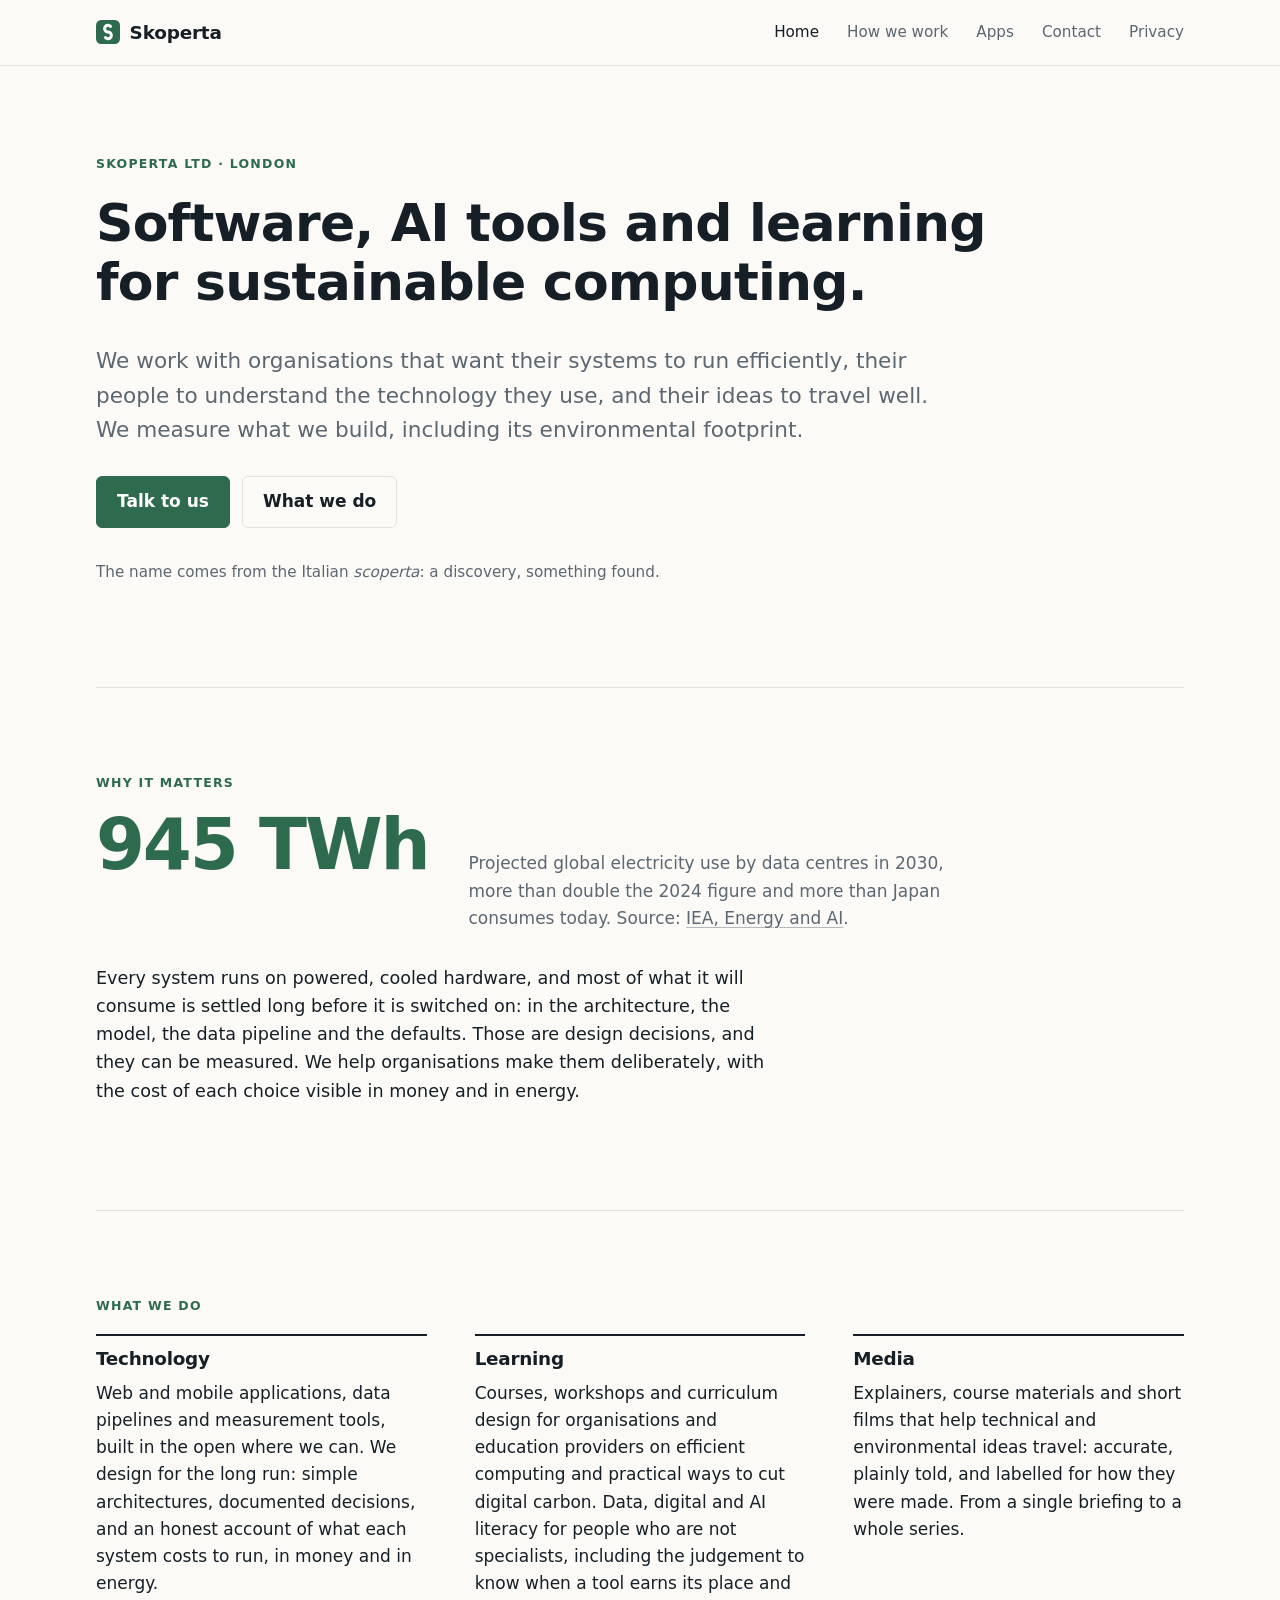
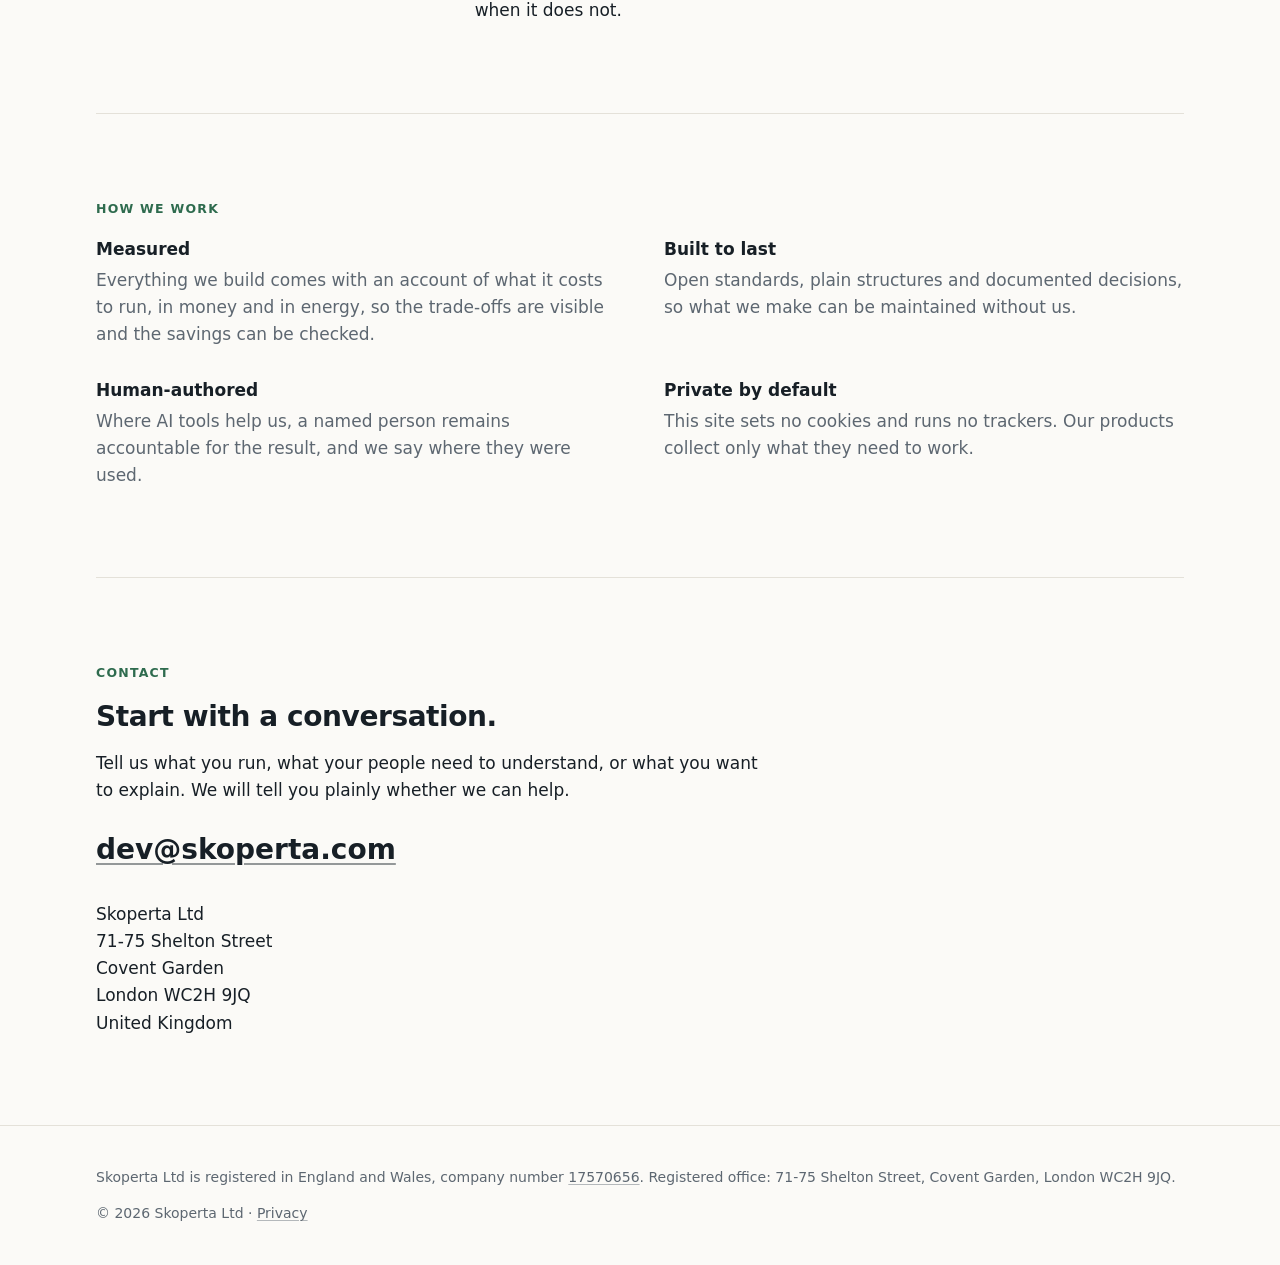
<file: index.html>
<!DOCTYPE html>
<html lang="en-GB">
<head>
  <meta charset="utf-8">
  <meta name="viewport" content="width=device-width, initial-scale=1">
  <title>Skoperta · Software, AI tools and learning for sustainable computing</title>
  <meta name="description" content="Skoperta Ltd is a London company that builds software and AI tools and teaches organisations sustainable computing: efficient systems, people who understand the technology they use, and ideas that travel well. We measure what we build, including its environmental footprint.">
  <link rel="canonical" href="https://skoperta.com/">
  <meta name="theme-color" content="#fbfaf7" media="(prefers-color-scheme: light)">
  <meta name="theme-color" content="#10161b" media="(prefers-color-scheme: dark)">
  <link rel="icon" href="/assets/favicon.svg" type="image/svg+xml">
  <link rel="icon" href="/assets/favicon.png" type="image/png" sizes="32x32">
  <link rel="apple-touch-icon" href="/assets/apple-touch-icon.png">
  <link rel="stylesheet" href="/assets/css/style.css">
  <meta property="og:type" content="website">
  <meta property="og:site_name" content="Skoperta">
  <meta property="og:title" content="Skoperta · Software, AI tools and learning for sustainable computing">
  <meta property="og:description" content="Efficient systems, people who understand the technology they use, and ideas that travel well. We measure what we build, including its environmental footprint.">
  <meta property="og:url" content="https://skoperta.com/">
  <script type="application/ld+json">
  {
    "@context": "https://schema.org",
    "@type": "Organization",
    "name": "Skoperta",
    "legalName": "Skoperta Ltd",
    "description": "Software, AI tools and learning for sustainable computing. Skoperta builds efficient systems, teaches organisations to understand the technology they use, and measures what it builds, including its environmental footprint.",
    "url": "https://skoperta.com/",
    "logo": "https://skoperta.com/assets/apple-touch-icon.png",
    "email": "dev@skoperta.com",
    "foundingDate": "2026-11-09",
    "address": {
      "@type": "PostalAddress",
      "streetAddress": "71-75 Shelton Street, Covent Garden",
      "addressLocality": "London",
      "postalCode": "WC2H 9JQ",
      "addressCountry": "GB"
    },
    "identifier": {
      "@type": "PropertyValue",
      "propertyID": "Companies House",
      "value": "17570656"
    },
    "sameAs": ["https://find-and-update.company-information.service.gov.uk/company/17570656"]
  }
  </script>
</head>
<body>
  <a class="skip" href="#main">Skip to content</a>

  <header class="site-header">
    <div class="wrap bar">
      <a class="brand" href="/" aria-label="Skoperta home">
        <svg class="mark" viewBox="0 0 64 64" aria-hidden="true" focusable="false">
          <rect width="64" height="64" rx="14" fill="var(--accent)"/>
          <path d="M38.89 17.21 A9 9 0 1 0 32 32 A9 9 0 1 1 25.11 46.79" fill="none" stroke="var(--on-accent)" stroke-width="8" stroke-linecap="round"/>
        </svg>
        <span>Skoperta</span>
      </a>
      <nav class="site-nav" aria-label="Primary">
        <a href="/" aria-current="page">Home</a>
        <a href="/#approach">How we work</a>
        <a href="/apps/">Apps</a>
        <a href="/#contact">Contact</a>
        <a href="/privacy/">Privacy</a>
      </nav>
    </div>
  </header>

  <main id="main">
    <section class="wrap hero">
      <p class="eyebrow">Skoperta Ltd · London</p>
      <h1>Software, AI tools and learning for sustainable computing.</h1>
      <p class="lead">We work with organisations that want their systems to run efficiently, their people to understand the technology they use, and their ideas to travel well. We measure what we build, including its environmental footprint.</p>
      <p class="cta-row">
        <a class="button" href="mailto:dev@skoperta.com">Talk to us</a>
        <a class="button secondary" href="#work">What we do</a>
      </p>
      <p class="note">The name comes from the Italian <em>scoperta</em>: a discovery, something found.</p>
    </section>

    <section id="why" class="wrap section">
      <h2 class="eyebrow">Why it matters</h2>
      <div class="stat">
        <p class="stat-number">945 TWh</p>
        <p class="stat-caption">Projected global electricity use by data centres in 2030, more than double the 2024 figure and more than Japan consumes today. Source: <a href="https://www.iea.org/news/ai-is-set-to-drive-surging-electricity-demand-from-data-centres-while-offering-the-potential-to-transform-how-the-energy-sector-works">IEA, Energy and AI</a>.</p>
      </div>
      <p class="why-text">Every system runs on powered, cooled hardware, and most of what it will consume is settled long before it is switched on: in the architecture, the model, the data pipeline and the defaults. Those are design decisions, and they can be measured. We help organisations make them deliberately, with the cost of each choice visible in money and in energy.</p>
    </section>

    <section id="work" class="wrap section">
      <h2 class="eyebrow">What we do</h2>
      <div class="grid">
        <article>
          <h3>Technology</h3>
          <p>Web and mobile applications, data pipelines and measurement tools, built in the open where we can. We design for the long run: simple architectures, documented decisions, and an honest account of what each system costs to run, in money and in energy.</p>
        </article>
        <article>
          <h3>Learning</h3>
          <p>Courses, workshops and curriculum design for organisations and education providers on efficient computing and practical ways to cut digital carbon. Data, digital and AI literacy for people who are not specialists, including the judgement to know when a tool earns its place and when it does not.</p>
        </article>
        <article>
          <h3>Media</h3>
          <p>Explainers, course materials and short films that help technical and environmental ideas travel: accurate, plainly told, and labelled for how they were made. From a single briefing to a whole series.</p>
        </article>
      </div>
    </section>

    <section id="approach" class="wrap section">
      <h2 class="eyebrow">How we work</h2>
      <dl class="principles">
        <div>
          <dt>Measured</dt>
          <dd>Everything we build comes with an account of what it costs to run, in money and in energy, so the trade-offs are visible and the savings can be checked.</dd>
        </div>
        <div>
          <dt>Built to last</dt>
          <dd>Open standards, plain structures and documented decisions, so what we make can be maintained without us.</dd>
        </div>
        <div>
          <dt>Human-authored</dt>
          <dd>Where AI tools help us, a named person remains accountable for the result, and we say where they were used.</dd>
        </div>
        <div>
          <dt>Private by default</dt>
          <dd>This site sets no cookies and runs no trackers. Our products collect only what they need to work.</dd>
        </div>
      </dl>
    </section>

    <section id="contact" class="wrap section">
      <h2 class="eyebrow">Contact</h2>
      <h3 class="contact-heading">Start with a conversation.</h3>
      <p>Tell us what you run, what your people need to understand, or what you want to explain. We will tell you plainly whether we can help.</p>
      <p class="contact-line"><a href="mailto:dev@skoperta.com">dev@skoperta.com</a></p>
      <address>
        Skoperta Ltd<br>
        71-75 Shelton Street<br>
        Covent Garden<br>
        London WC2H 9JQ<br>
        United Kingdom
      </address>
    </section>
  </main>

  <footer class="site-footer">
    <div class="wrap">
      <p>Skoperta Ltd is registered in England and Wales, company number <a href="https://find-and-update.company-information.service.gov.uk/company/17570656">17570656</a>. Registered office: 71-75 Shelton Street, Covent Garden, London WC2H 9JQ.</p>
      <p>© 2026 Skoperta Ltd · <a href="/privacy/">Privacy</a></p>
    </div>
  </footer>
</body>
</html>
</file>
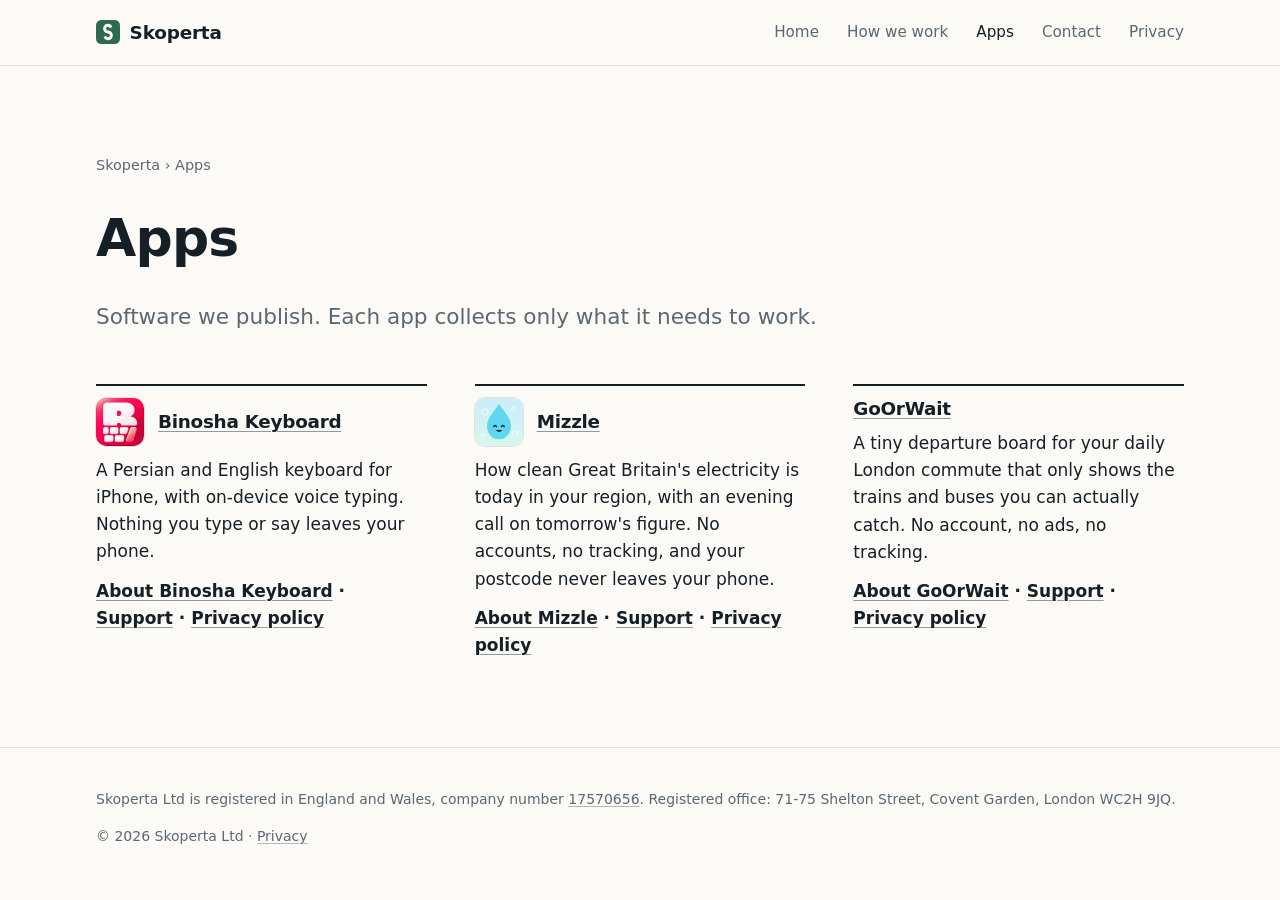
<file: apps/index.html>
<!DOCTYPE html>
<html lang="en-GB">
<head>
  <meta charset="utf-8">
  <meta name="viewport" content="width=device-width, initial-scale=1">
  <title>Apps · Skoperta</title>
  <meta name="description" content="Apps published by Skoperta Ltd, with support and privacy information for each.">
  <link rel="canonical" href="https://skoperta.com/apps/">
  <meta name="theme-color" content="#fbfaf7" media="(prefers-color-scheme: light)">
  <meta name="theme-color" content="#10161b" media="(prefers-color-scheme: dark)">
  <link rel="icon" href="/assets/favicon.svg" type="image/svg+xml">
  <link rel="icon" href="/assets/favicon.png" type="image/png" sizes="32x32">
  <link rel="apple-touch-icon" href="/assets/apple-touch-icon.png">
  <link rel="stylesheet" href="/assets/css/style.css">
</head>
<body>
  <a class="skip" href="#main">Skip to content</a>

  <header class="site-header">
    <div class="wrap bar">
      <a class="brand" href="/" aria-label="Skoperta home">
        <svg class="mark" viewBox="0 0 64 64" aria-hidden="true" focusable="false">
          <rect width="64" height="64" rx="14" fill="var(--accent)"/>
          <path d="M38.89 17.21 A9 9 0 1 0 32 32 A9 9 0 1 1 25.11 46.79" fill="none" stroke="var(--on-accent)" stroke-width="8" stroke-linecap="round"/>
        </svg>
        <span>Skoperta</span>
      </a>
      <nav class="site-nav" aria-label="Primary">
        <a href="/">Home</a>
        <a href="/#approach">How we work</a>
        <a href="/apps/" aria-current="page">Apps</a>
        <a href="/#contact">Contact</a>
        <a href="/privacy/">Privacy</a>
      </nav>
    </div>
  </header>

  <main id="main" class="wrap prose">
    <nav class="crumbs" aria-label="Breadcrumb"><a href="/">Skoperta</a> › Apps</nav>

    <h1>Apps</h1>
    <p class="lead">Software we publish. Each app collects only what it needs to work.</p>

    <!-- One <article> per app -->
    <div class="grid">
      <article>
        <h3 class="app-title"><img class="app-icon" src="/apps/binosha-keyboard/images/icon.webp" alt="" width="88" height="88"><a href="/apps/binosha-keyboard/">Binosha Keyboard</a></h3>
        <p>A Persian and English keyboard for iPhone, with on-device voice typing. Nothing you type or say leaves your phone.</p>
        <p class="app-links"><a href="/apps/binosha-keyboard/">About Binosha Keyboard</a> · <a href="/apps/binosha-keyboard/support/">Support</a> · <a href="/apps/binosha-keyboard/privacy/">Privacy policy</a></p>
      </article>
      <article>
        <h3 class="app-title"><img class="app-icon" src="/apps/mizzle/images/icon.svg" alt="" width="88" height="88"><a href="/apps/mizzle/">Mizzle</a></h3>
        <p>How clean Great Britain's electricity is today in your region, with an evening call on tomorrow's figure. No accounts, no tracking, and your postcode never leaves your phone.</p>
        <p class="app-links"><a href="/apps/mizzle/">About Mizzle</a> · <a href="/apps/mizzle/support/">Support</a> · <a href="/apps/mizzle/privacy/">Privacy policy</a></p>
      </article>
      <article>
        <h3 class="app-title"><a href="/apps/goorwait/">GoOrWait</a></h3>
        <p>A tiny departure board for your daily London commute that only shows the trains and buses you can actually catch. No account, no ads, no tracking.</p>
        <p class="app-links"><a href="/apps/goorwait/">About GoOrWait</a> · <a href="/apps/goorwait/support/">Support</a> · <a href="/apps/goorwait/privacy/">Privacy policy</a></p>
      </article>
    </div>
  </main>

  <footer class="site-footer">
    <div class="wrap">
      <p>Skoperta Ltd is registered in England and Wales, company number <a href="https://find-and-update.company-information.service.gov.uk/company/17570656">17570656</a>. Registered office: 71-75 Shelton Street, Covent Garden, London WC2H 9JQ.</p>
      <p>© 2026 Skoperta Ltd · <a href="/privacy/">Privacy</a></p>
    </div>
  </footer>
</body>
</html>
</file>
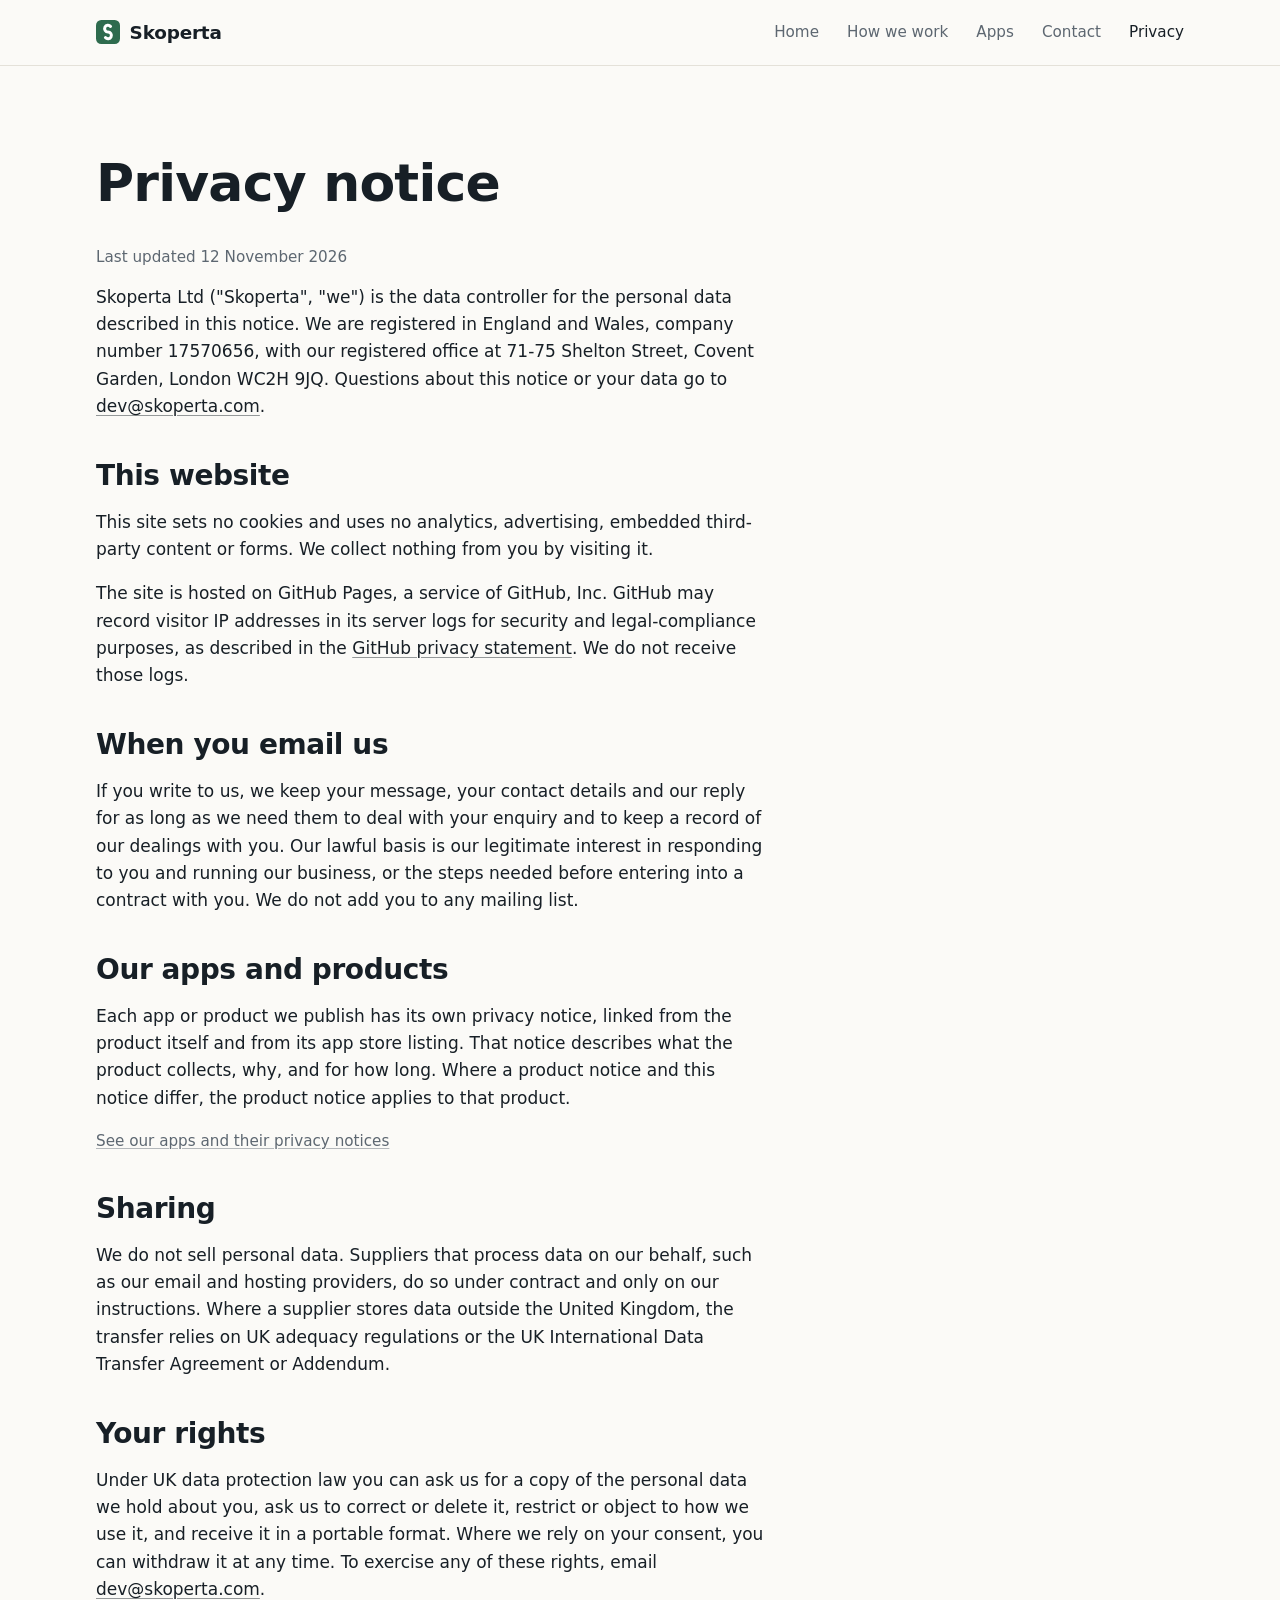
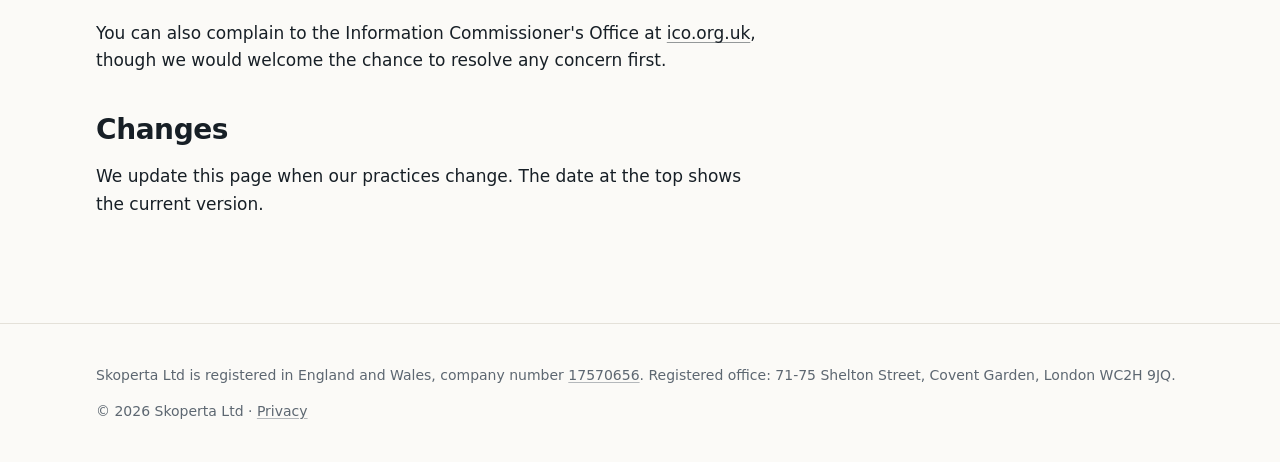
<file: privacy/index.html>
<!DOCTYPE html>
<html lang="en-GB">
<head>
  <meta charset="utf-8">
  <meta name="viewport" content="width=device-width, initial-scale=1">
  <title>Privacy notice · Skoperta</title>
  <meta name="description" content="How Skoperta Ltd handles personal data on this website, in email correspondence and in its products.">
  <link rel="canonical" href="https://skoperta.com/privacy/">
  <meta name="theme-color" content="#fbfaf7" media="(prefers-color-scheme: light)">
  <meta name="theme-color" content="#10161b" media="(prefers-color-scheme: dark)">
  <link rel="icon" href="/assets/favicon.svg" type="image/svg+xml">
  <link rel="icon" href="/assets/favicon.png" type="image/png" sizes="32x32">
  <link rel="apple-touch-icon" href="/assets/apple-touch-icon.png">
  <link rel="stylesheet" href="/assets/css/style.css">
</head>
<body>
  <a class="skip" href="#main">Skip to content</a>

  <header class="site-header">
    <div class="wrap bar">
      <a class="brand" href="/" aria-label="Skoperta home">
        <svg class="mark" viewBox="0 0 64 64" aria-hidden="true" focusable="false">
          <rect width="64" height="64" rx="14" fill="var(--accent)"/>
          <path d="M38.89 17.21 A9 9 0 1 0 32 32 A9 9 0 1 1 25.11 46.79" fill="none" stroke="var(--on-accent)" stroke-width="8" stroke-linecap="round"/>
        </svg>
        <span>Skoperta</span>
      </a>
      <nav class="site-nav" aria-label="Primary">
        <a href="/">Home</a>
        <a href="/#approach">How we work</a>
        <a href="/apps/">Apps</a>
        <a href="/#contact">Contact</a>
        <a href="/privacy/" aria-current="page">Privacy</a>
      </nav>
    </div>
  </header>

  <main id="main" class="wrap prose">
    <h1>Privacy notice</h1>
    <p class="note">Last updated 12 November 2026</p>

    <p>Skoperta Ltd ("Skoperta", "we") is the data controller for the personal data described in this notice. We are registered in England and Wales, company number 17570656, with our registered office at 71-75 Shelton Street, Covent Garden, London WC2H 9JQ. Questions about this notice or your data go to <a href="mailto:dev@skoperta.com">dev@skoperta.com</a>.</p>

    <h2>This website</h2>
    <p>This site sets no cookies and uses no analytics, advertising, embedded third-party content or forms. We collect nothing from you by visiting it.</p>
    <p>The site is hosted on GitHub Pages, a service of GitHub, Inc. GitHub may record visitor IP addresses in its server logs for security and legal-compliance purposes, as described in the <a href="https://docs.github.com/en/site-policy/privacy-policies/github-general-privacy-statement">GitHub privacy statement</a>. We do not receive those logs.</p>

    <h2>When you email us</h2>
    <p>If you write to us, we keep your message, your contact details and our reply for as long as we need them to deal with your enquiry and to keep a record of our dealings with you. Our lawful basis is our legitimate interest in responding to you and running our business, or the steps needed before entering into a contract with you. We do not add you to any mailing list.</p>

    <h2>Our apps and products</h2>
    <p>Each app or product we publish has its own privacy notice, linked from the product itself and from its app store listing. That notice describes what the product collects, why, and for how long. Where a product notice and this notice differ, the product notice applies to that product.</p>
    <p class="note"><a href="/apps/">See our apps and their privacy notices</a></p>

    <h2>Sharing</h2>
    <p>We do not sell personal data. Suppliers that process data on our behalf, such as our email and hosting providers, do so under contract and only on our instructions. Where a supplier stores data outside the United Kingdom, the transfer relies on UK adequacy regulations or the UK International Data Transfer Agreement or Addendum.</p>

    <h2>Your rights</h2>
    <p>Under UK data protection law you can ask us for a copy of the personal data we hold about you, ask us to correct or delete it, restrict or object to how we use it, and receive it in a portable format. Where we rely on your consent, you can withdraw it at any time. To exercise any of these rights, email <a href="mailto:dev@skoperta.com">dev@skoperta.com</a>.</p>
    <p>You can also complain to the Information Commissioner's Office at <a href="https://ico.org.uk/">ico.org.uk</a>, though we would welcome the chance to resolve any concern first.</p>

    <h2>Changes</h2>
    <p>We update this page when our practices change. The date at the top shows the current version.</p>
  </main>

  <footer class="site-footer">
    <div class="wrap">
      <p>Skoperta Ltd is registered in England and Wales, company number <a href="https://find-and-update.company-information.service.gov.uk/company/17570656">17570656</a>. Registered office: 71-75 Shelton Street, Covent Garden, London WC2H 9JQ.</p>
      <p>© 2026 Skoperta Ltd · <a href="/privacy/">Privacy</a></p>
    </div>
  </footer>
</body>
</html>
</file>
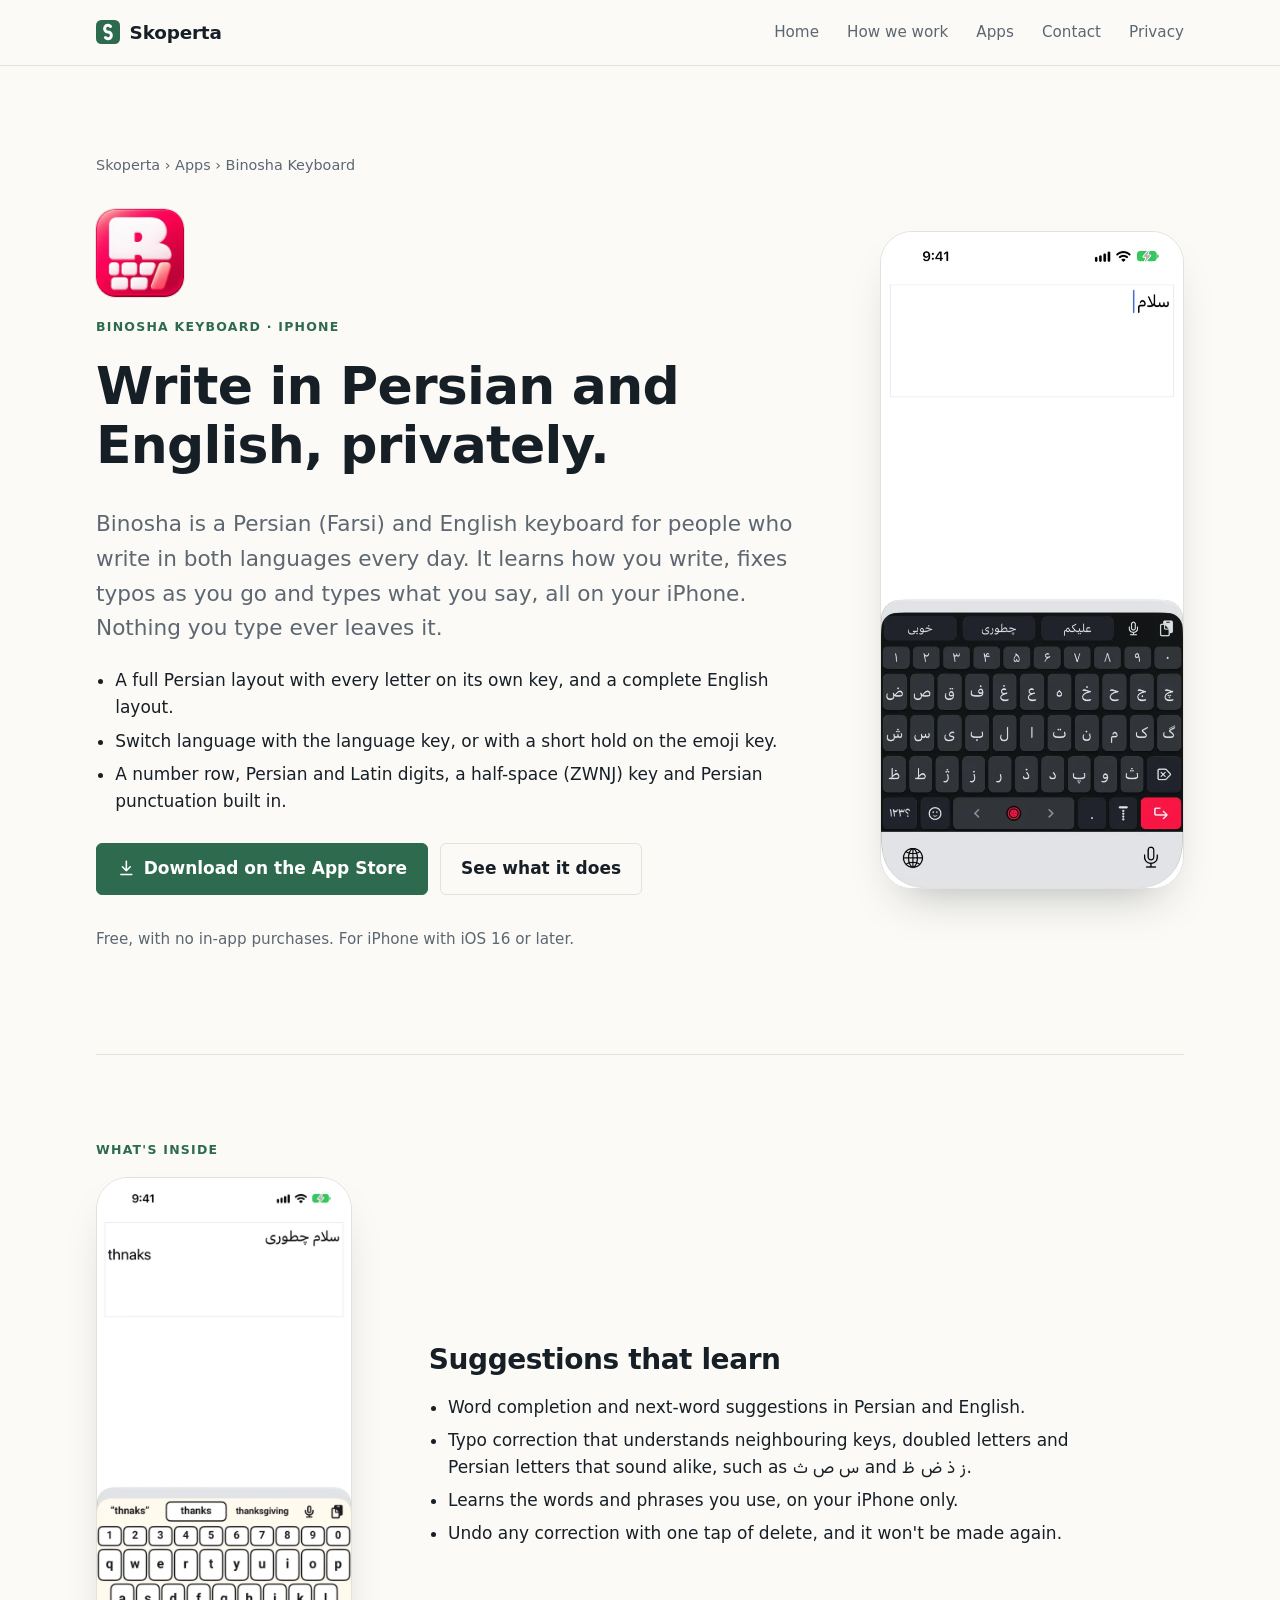
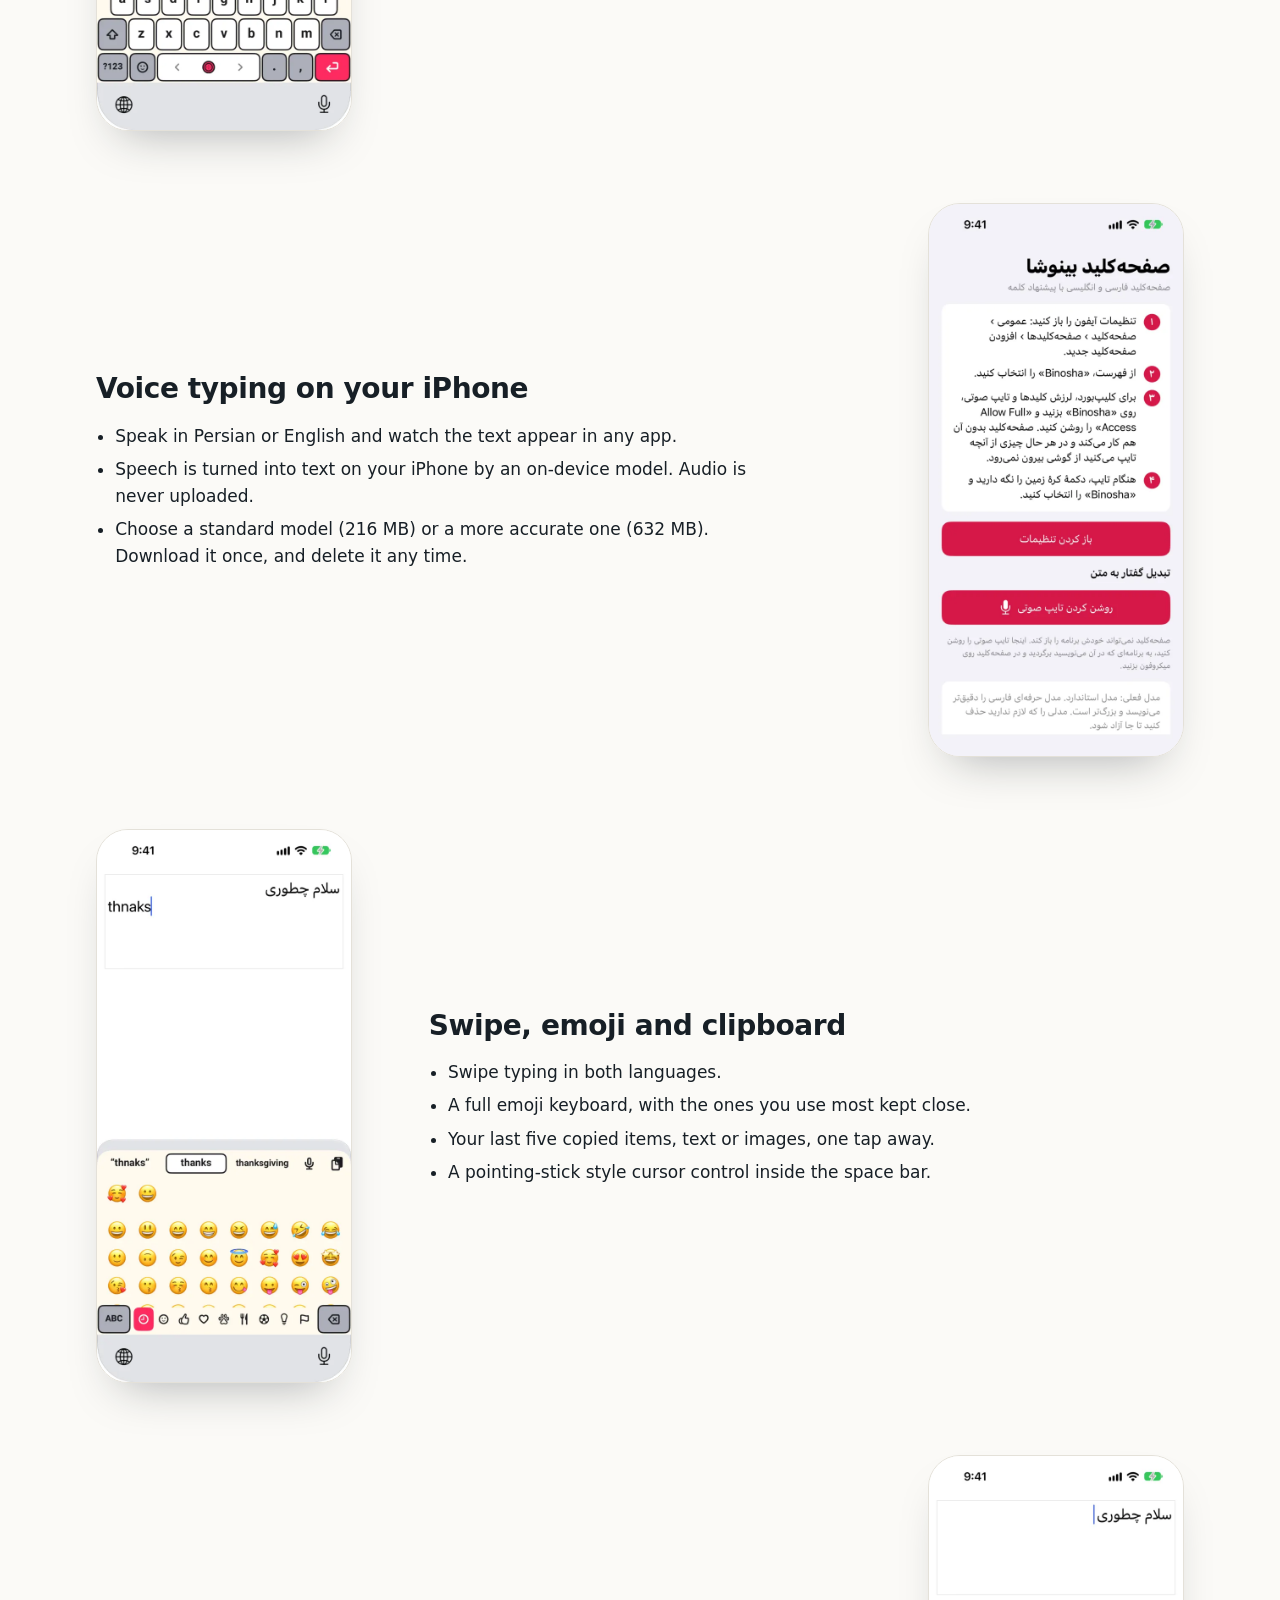
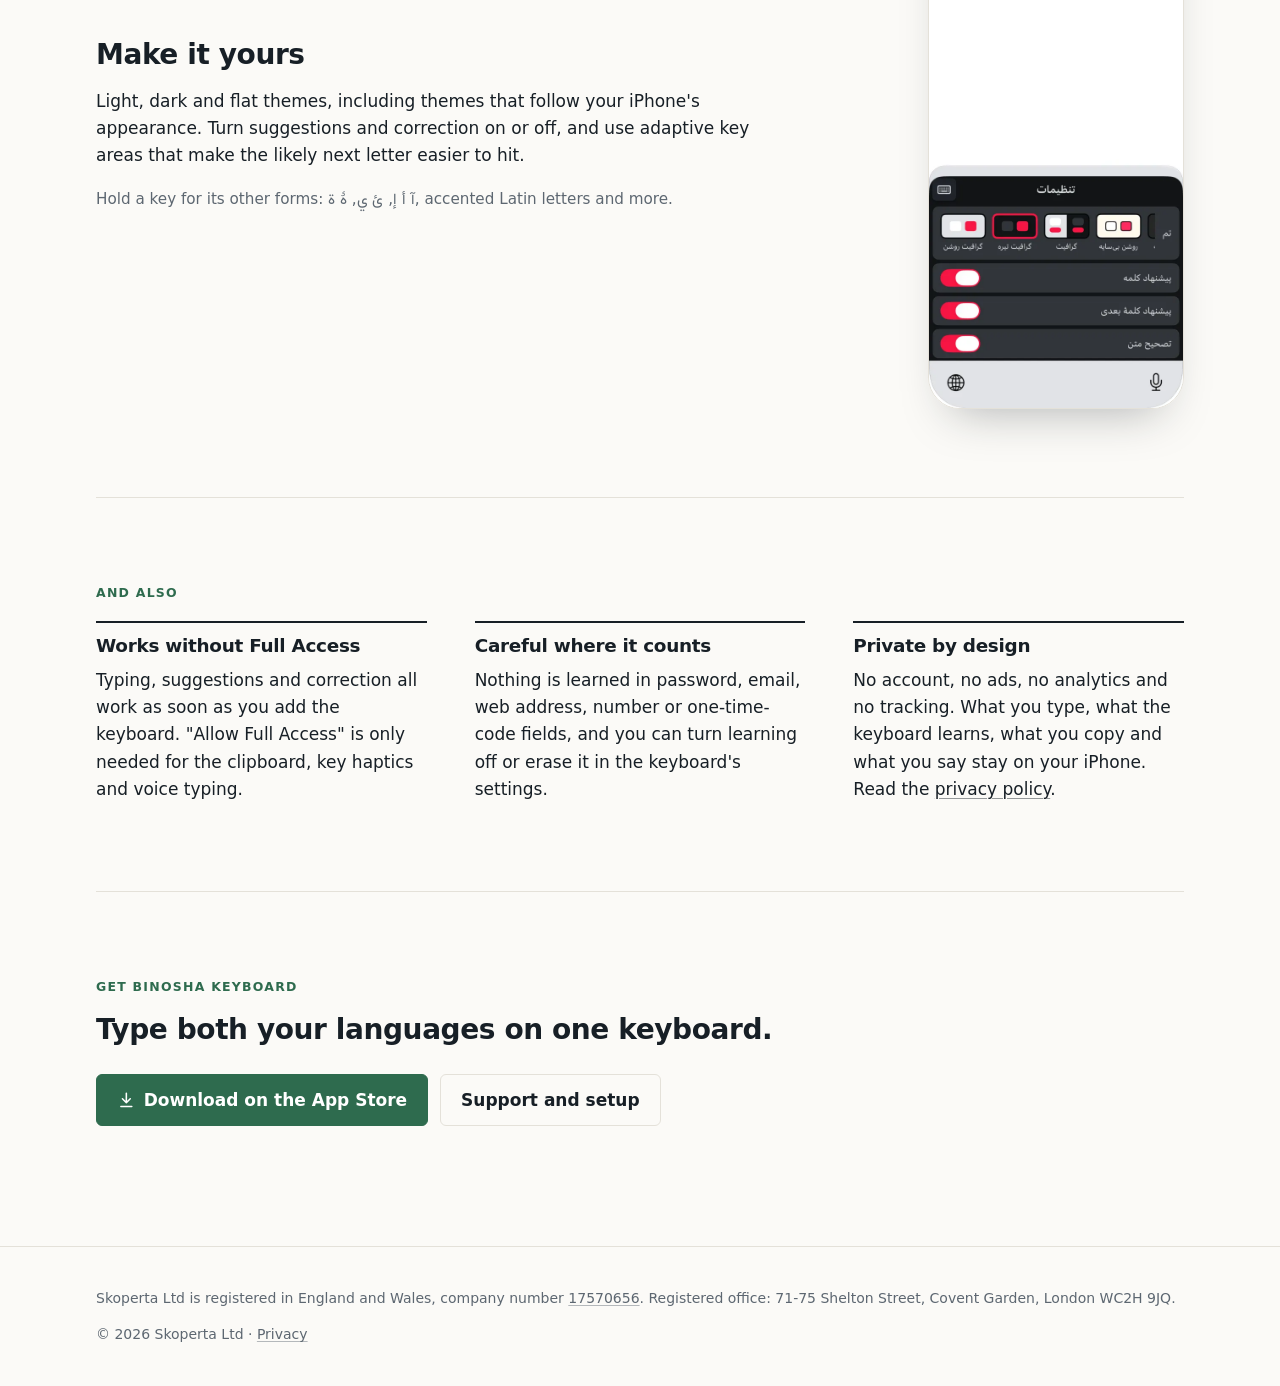
<file: apps/binosha-keyboard/index.html>
<!DOCTYPE html>
<html lang="en-GB">
<head>
  <meta charset="utf-8">
  <meta name="viewport" content="width=device-width, initial-scale=1">
  <title>Binosha Keyboard: Persian and English · Skoperta</title>
  <meta name="description" content="Binosha Keyboard is a Persian (Farsi) and English keyboard for iPhone with word suggestions, typo correction, swipe typing and on-device voice typing. Free, with no account, no ads and no tracking.">
  <link rel="canonical" href="https://skoperta.com/apps/binosha-keyboard/">
  <meta name="theme-color" content="#fbfaf7" media="(prefers-color-scheme: light)">
  <meta name="theme-color" content="#10161b" media="(prefers-color-scheme: dark)">
  <link rel="icon" href="/assets/favicon.svg" type="image/svg+xml">
  <link rel="icon" href="/assets/favicon.png" type="image/png" sizes="32x32">
  <link rel="apple-touch-icon" href="/assets/apple-touch-icon.png">
  <link rel="stylesheet" href="/assets/css/style.css">
  <!-- APP STORE: once the app is live, uncomment and put the numeric App Store ID in place of APP_ID to show Safari's Smart App Banner. -->
  <!-- <meta name="apple-itunes-app" content="app-id=APP_ID"> -->
  <meta property="og:type" content="website">
  <meta property="og:site_name" content="Skoperta">
  <meta property="og:title" content="Binosha Keyboard: Persian and English">
  <meta property="og:description" content="A Persian and English keyboard that learns how you write, fixes typos as you go and types what you say, all on your iPhone. Nothing you type ever leaves it.">
  <meta property="og:url" content="https://skoperta.com/apps/binosha-keyboard/">
  <script type="application/ld+json">
  {
    "@context": "https://schema.org",
    "@type": "MobileApplication",
    "name": "Binosha Keyboard",
    "description": "A Persian (Farsi) and English keyboard for iPhone with word suggestions, typo correction, swipe typing and on-device voice typing.",
    "operatingSystem": "iOS 16 or later",
    "applicationCategory": "UtilitiesApplication",
    "url": "https://skoperta.com/apps/binosha-keyboard/",
    "screenshot": "https://skoperta.com/apps/binosha-keyboard/images/persian.webp",
    "offers": { "@type": "Offer", "price": "0", "priceCurrency": "GBP" },
    "author": { "@type": "Organization", "name": "Skoperta Ltd", "url": "https://skoperta.com/" }
  }
  </script>
</head>
<body>
  <a class="skip" href="#main">Skip to content</a>

  <header class="site-header">
    <div class="wrap bar">
      <a class="brand" href="/" aria-label="Skoperta home">
        <svg class="mark" viewBox="0 0 64 64" aria-hidden="true" focusable="false">
          <rect width="64" height="64" rx="14" fill="var(--accent)"/>
          <path d="M38.89 17.21 A9 9 0 1 0 32 32 A9 9 0 1 1 25.11 46.79" fill="none" stroke="var(--on-accent)" stroke-width="8" stroke-linecap="round"/>
        </svg>
        <span>Skoperta</span>
      </a>
      <nav class="site-nav" aria-label="Primary">
        <a href="/">Home</a>
        <a href="/#approach">How we work</a>
        <a href="/apps/">Apps</a>
        <a href="/#contact">Contact</a>
        <a href="/privacy/">Privacy</a>
      </nav>
    </div>
  </header>

  <main id="main">
    <section class="wrap app-hero">
      <div>
        <nav class="crumbs" aria-label="Breadcrumb"><a href="/">Skoperta</a> › <a href="/apps/">Apps</a> › Binosha Keyboard</nav>
        <img class="app-icon" src="/apps/binosha-keyboard/images/icon.webp" alt="" width="88" height="88">
        <p class="eyebrow">Binosha Keyboard · iPhone</p>
        <h1>Write in Persian and English, privately.</h1>
        <p class="lead">Binosha is a Persian (Farsi) and English keyboard for people who write in both languages every day. It learns how you write, fixes typos as you go and types what you say, all on your iPhone. Nothing you type ever leaves it.</p>
        <ul>
          <li>A full Persian layout with every letter on its own key, and a complete English layout.</li>
          <li>Switch language with the language key, or with a short hold on the emoji key.</li>
          <li>A number row, Persian and Latin digits, a half-space (ZWNJ) key and Persian punctuation built in.</li>
        </ul>
        <p class="cta-row">
          <!-- APP STORE: replace href="#" with the App Store link, e.g. https://apps.apple.com/gb/app/binosha-keyboard/idAPP_ID -->
          <a class="button store-button" href="#">
            <svg viewBox="0 0 24 24" aria-hidden="true" focusable="false"><path d="M12 3v12m0 0-5-5m5 5 5-5M5 20h14" fill="none" stroke="currentColor" stroke-width="2" stroke-linecap="round" stroke-linejoin="round"/></svg>
            Download on the App Store
          </a>
          <a class="button secondary" href="#features">See what it does</a>
        </p>
        <p class="note">Free, with no in-app purchases. For iPhone with iOS 16 or later.</p>
      </div>
      <figure class="shot">
        <img src="/apps/binosha-keyboard/images/persian.webp" alt="The Persian layout in the dark theme, with a number row in Persian digits. سلام (hello) has been typed, and the suggestion bar offers علیکم, چطوری and خوبی, beside microphone and clipboard keys." width="600" height="1304">
      </figure>
    </section>

    <section id="features" class="wrap section">
      <h2 class="eyebrow">What's inside</h2>

      <div class="feature">
        <figure class="shot">
          <img src="/apps/binosha-keyboard/images/suggestions.webp" alt="The English layout in a light theme. Below a line of Persian, the typo thnaks has been typed, and the suggestion bar offers the correction thanks, with the original word and thanksgiving beside it." width="600" height="1304" loading="lazy">
        </figure>
        <div>
          <h3>Suggestions that learn</h3>
          <ul>
            <li>Word completion and next-word suggestions in Persian and English.</li>
            <li>Typo correction that understands neighbouring keys, doubled letters and Persian letters that sound alike, such as <span lang="fa">س ص ث</span> and <span lang="fa">ز ذ ض ظ</span>.</li>
            <li>Learns the words and phrases you use, on your iPhone only.</li>
            <li>Undo any correction with one tap of delete, and it won't be made again.</li>
          </ul>
        </div>
      </div>

      <div class="feature">
        <figure class="shot">
          <img src="/apps/binosha-keyboard/images/voice.webp" alt="The Binosha app, in Persian: four steps to turn the keyboard on, a button to open Settings, and a button to turn on voice typing, with a note on the speech model in use." width="600" height="1304" loading="lazy">
        </figure>
        <div>
          <h3>Voice typing on your iPhone</h3>
          <ul>
            <li>Speak in Persian or English and watch the text appear in any app.</li>
            <li>Speech is turned into text on your iPhone by an on-device model. Audio is never uploaded.</li>
            <li>Choose a standard model (216 MB) or a more accurate one (632 MB). Download it once, and delete it any time.</li>
          </ul>
        </div>
      </div>

      <div class="feature">
        <figure class="shot">
          <img src="/apps/binosha-keyboard/images/emoji.webp" alt="The emoji keyboard, with recently used emoji at the top and categories along the bottom. The suggestion bar still offers thanks for the word being typed." width="600" height="1304" loading="lazy">
        </figure>
        <div>
          <h3>Swipe, emoji and clipboard</h3>
          <ul>
            <li>Swipe typing in both languages.</li>
            <li>A full emoji keyboard, with the ones you use most kept close.</li>
            <li>Your last five copied items, text or images, one tap away.</li>
            <li>A pointing-stick style cursor control inside the space bar.</li>
          </ul>
        </div>
      </div>

      <div class="feature">
        <figure class="shot">
          <img src="/apps/binosha-keyboard/images/settings.webp" alt="The keyboard's settings, in Persian: a row of themes, from light graphite to flat light with dark graphite selected, and switches for word suggestions, next-word suggestions and text correction." width="600" height="1304" loading="lazy">
        </figure>
        <div>
          <h3>Make it yours</h3>
          <p>Light, dark and flat themes, including themes that follow your iPhone's appearance. Turn suggestions and correction on or off, and use adaptive key areas that make the likely next letter easier to hit.</p>
          <p class="note">Hold a key for its other forms: <span lang="fa">آ أ إ</span>, <span lang="fa">ئ ي</span>, <span lang="fa">ۀ ة</span>, accented Latin letters and more.</p>
        </div>
      </div>
    </section>

    <section class="wrap section">
      <h2 class="eyebrow">And also</h2>
      <div class="grid">
        <article>
          <h3>Works without Full Access</h3>
          <p>Typing, suggestions and correction all work as soon as you add the keyboard. "Allow Full Access" is only needed for the clipboard, key haptics and voice typing.</p>
        </article>
        <article>
          <h3>Careful where it counts</h3>
          <p>Nothing is learned in password, email, web address, number or one-time-code fields, and you can turn learning off or erase it in the keyboard's settings.</p>
        </article>
        <article>
          <h3>Private by design</h3>
          <p>No account, no ads, no analytics and no tracking. What you type, what the keyboard learns, what you copy and what you say stay on your iPhone. Read the <a href="/apps/binosha-keyboard/privacy/">privacy policy</a>.</p>
        </article>
      </div>
    </section>

    <section class="wrap section">
      <h2 class="eyebrow">Get Binosha Keyboard</h2>
      <h3 class="contact-heading">Type both your languages on one keyboard.</h3>
      <p class="cta-row">
        <!-- APP STORE: replace href="#" with the App Store link (same as above) -->
        <a class="button store-button" href="#">
          <svg viewBox="0 0 24 24" aria-hidden="true" focusable="false"><path d="M12 3v12m0 0-5-5m5 5 5-5M5 20h14" fill="none" stroke="currentColor" stroke-width="2" stroke-linecap="round" stroke-linejoin="round"/></svg>
          Download on the App Store
        </a>
        <a class="button secondary" href="/apps/binosha-keyboard/support/">Support and setup</a>
      </p>
    </section>
  </main>

  <footer class="site-footer">
    <div class="wrap">
      <p>Skoperta Ltd is registered in England and Wales, company number <a href="https://find-and-update.company-information.service.gov.uk/company/17570656">17570656</a>. Registered office: 71-75 Shelton Street, Covent Garden, London WC2H 9JQ.</p>
      <p>© 2026 Skoperta Ltd · <a href="/privacy/">Privacy</a></p>
    </div>
  </footer>
</body>
</html>
</file>
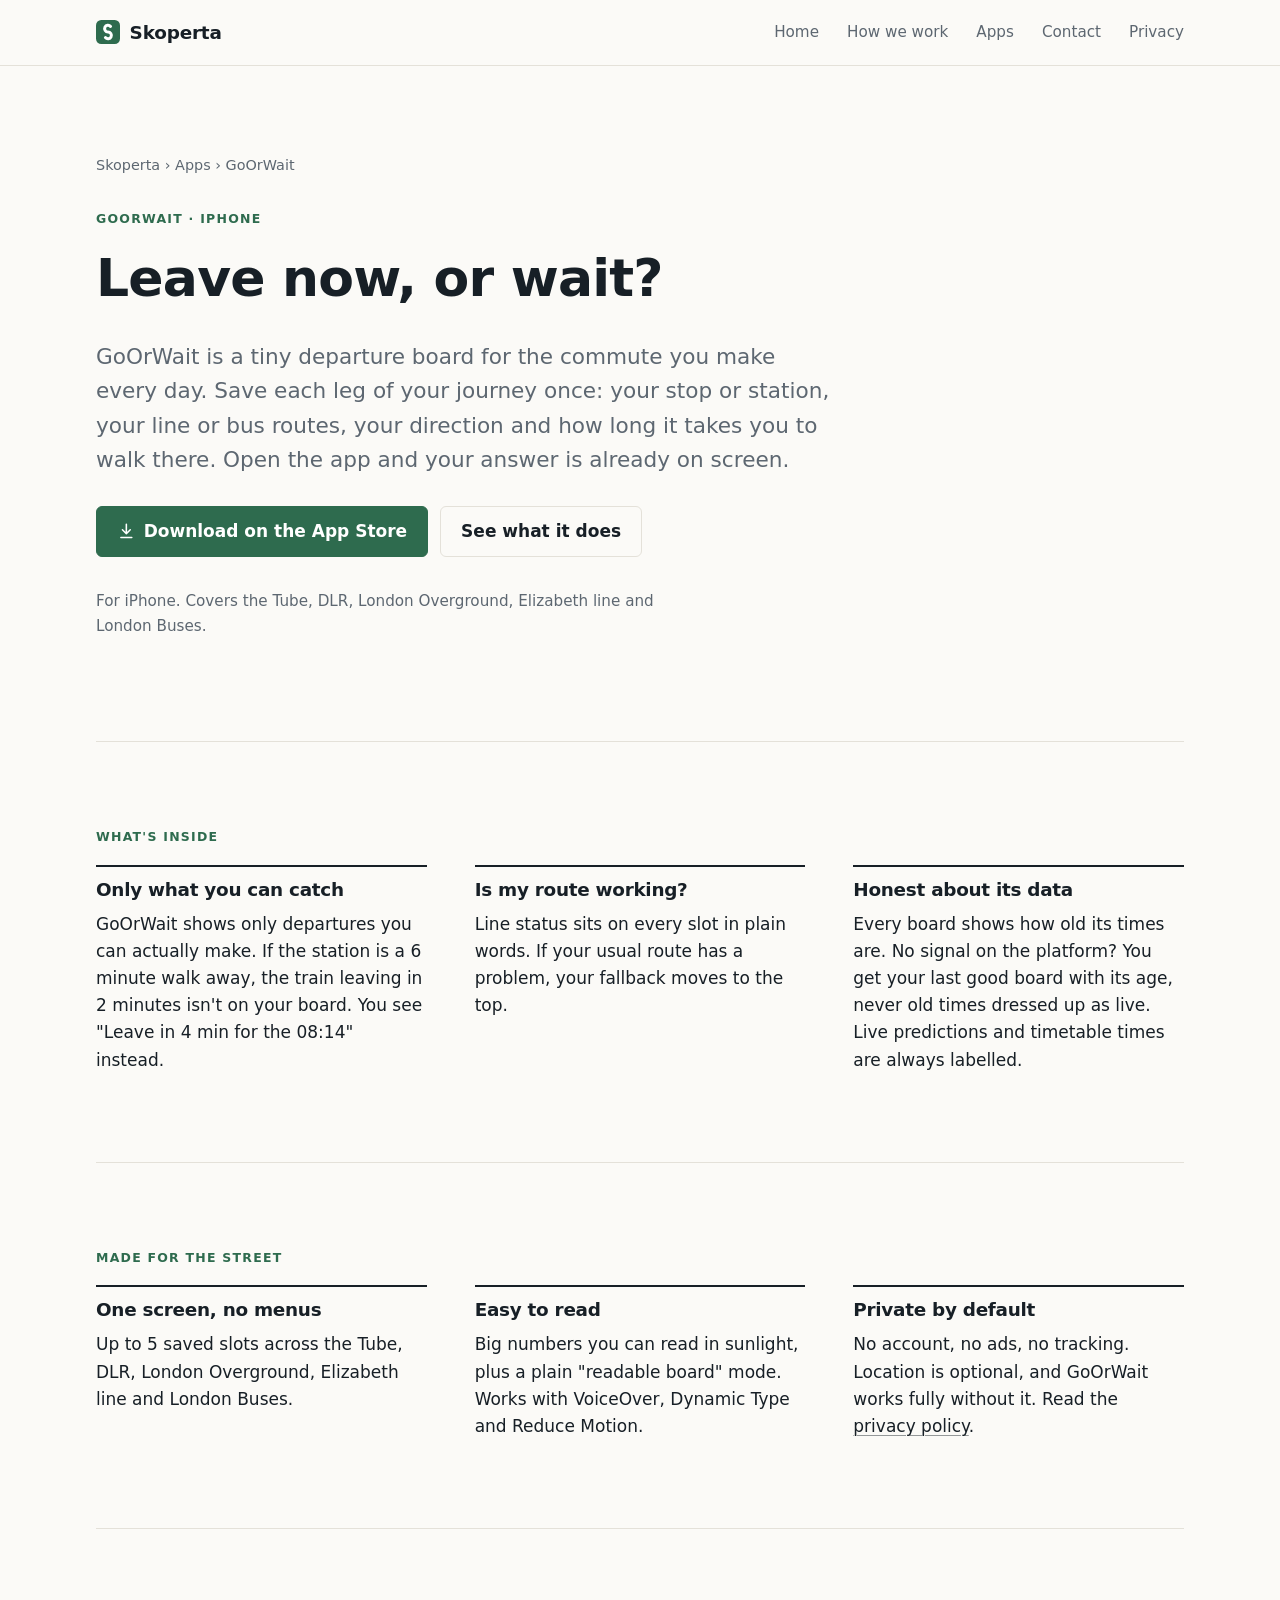
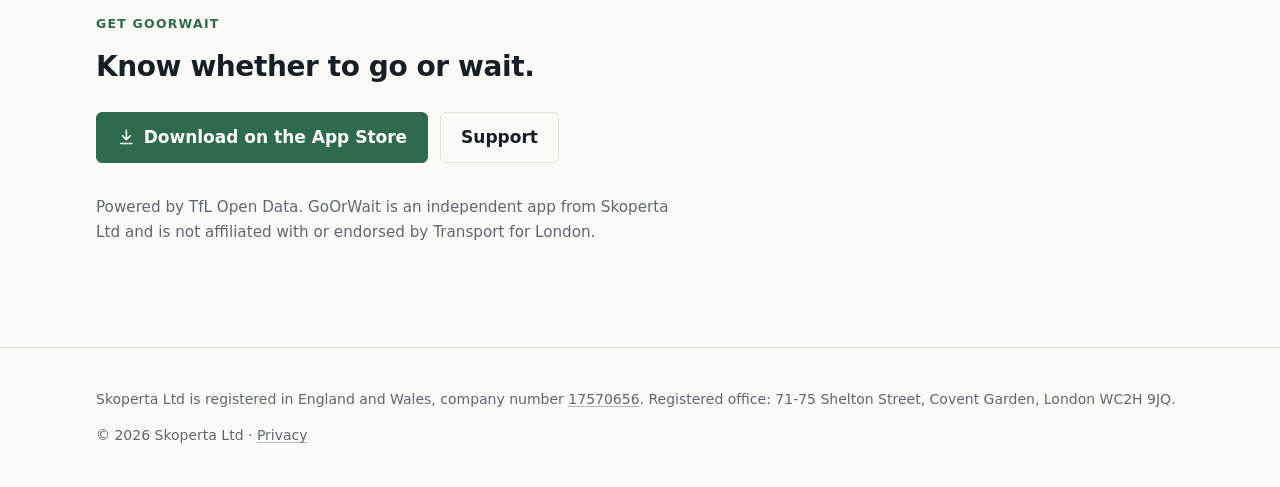
<file: apps/goorwait/index.html>
<!DOCTYPE html>
<html lang="en-GB">
<head>
  <meta charset="utf-8">
  <meta name="viewport" content="width=device-width, initial-scale=1">
  <title>GoOrWait · Skoperta</title>
  <meta name="description" content="GoOrWait is a tiny departure board for your daily London commute. It only shows the trains and buses you can actually catch. No account, no ads and no tracking.">
  <link rel="canonical" href="https://skoperta.com/apps/goorwait/">
  <meta name="theme-color" content="#fbfaf7" media="(prefers-color-scheme: light)">
  <meta name="theme-color" content="#10161b" media="(prefers-color-scheme: dark)">
  <link rel="icon" href="/assets/favicon.svg" type="image/svg+xml">
  <link rel="icon" href="/assets/favicon.png" type="image/png" sizes="32x32">
  <link rel="apple-touch-icon" href="/assets/apple-touch-icon.png">
  <link rel="stylesheet" href="/assets/css/style.css">
  <!-- APP STORE: once the app is live, uncomment and put the numeric App Store ID in place of APP_ID to show Safari's Smart App Banner. -->
  <!-- <meta name="apple-itunes-app" content="app-id=APP_ID"> -->
  <meta property="og:type" content="website">
  <meta property="og:site_name" content="Skoperta">
  <meta property="og:title" content="GoOrWait">
  <meta property="og:description" content="Leave now, or wait? A tiny departure board for your daily London commute that only shows the trains and buses you can actually catch.">
  <meta property="og:url" content="https://skoperta.com/apps/goorwait/">
  <script type="application/ld+json">
  {
    "@context": "https://schema.org",
    "@type": "MobileApplication",
    "name": "GoOrWait",
    "description": "A tiny departure board for your daily London commute that only shows the departures you can actually catch.",
    "operatingSystem": "iOS",
    "applicationCategory": "TravelApplication",
    "url": "https://skoperta.com/apps/goorwait/",
    "author": { "@type": "Organization", "name": "Skoperta Ltd", "url": "https://skoperta.com/" }
  }
  </script>
</head>
<body>
  <a class="skip" href="#main">Skip to content</a>

  <header class="site-header">
    <div class="wrap bar">
      <a class="brand" href="/" aria-label="Skoperta home">
        <svg class="mark" viewBox="0 0 64 64" aria-hidden="true" focusable="false">
          <rect width="64" height="64" rx="14" fill="var(--accent)"/>
          <path d="M38.89 17.21 A9 9 0 1 0 32 32 A9 9 0 1 1 25.11 46.79" fill="none" stroke="var(--on-accent)" stroke-width="8" stroke-linecap="round"/>
        </svg>
        <span>Skoperta</span>
      </a>
      <nav class="site-nav" aria-label="Primary">
        <a href="/">Home</a>
        <a href="/#approach">How we work</a>
        <a href="/apps/">Apps</a>
        <a href="/#contact">Contact</a>
        <a href="/privacy/">Privacy</a>
      </nav>
    </div>
  </header>

  <main id="main">
    <section class="wrap app-hero">
      <div>
        <nav class="crumbs" aria-label="Breadcrumb"><a href="/">Skoperta</a> › <a href="/apps/">Apps</a> › GoOrWait</nav>
        <!-- ICON: add apps/goorwait/images/icon.svg (or .webp) and uncomment -->
        <!-- <img class="app-icon" src="/apps/goorwait/images/icon.svg" alt="" width="88" height="88"> -->
        <p class="eyebrow">GoOrWait · iPhone</p>
        <h1>Leave now, or wait?</h1>
        <p class="lead">GoOrWait is a tiny departure board for the commute you make every day. Save each leg of your journey once: your stop or station, your line or bus routes, your direction and how long it takes you to walk there. Open the app and your answer is already on screen.</p>
        <p class="cta-row">
          <!-- APP STORE: replace href="#" with the App Store link -->
          <a class="button store-button" href="#">
            <svg viewBox="0 0 24 24" aria-hidden="true" focusable="false"><path d="M12 3v12m0 0-5-5m5 5 5-5M5 20h14" fill="none" stroke="currentColor" stroke-width="2" stroke-linecap="round" stroke-linejoin="round"/></svg>
            Download on the App Store
          </a>
          <a class="button secondary" href="#features">See what it does</a>
        </p>
        <p class="note">For iPhone. Covers the Tube, DLR, London Overground, Elizabeth line and London Buses.</p>
      </div>
      <!-- SCREENSHOT: add <figure class="shot"><img src="/apps/goorwait/images/board.webp" alt="…" width="600" height="1304"></figure> here -->
    </section>

    <section id="features" class="wrap section">
      <h2 class="eyebrow">What's inside</h2>
      <div class="grid">
        <article>
          <h3>Only what you can catch</h3>
          <p>GoOrWait shows only departures you can actually make. If the station is a 6 minute walk away, the train leaving in 2 minutes isn't on your board. You see "Leave in 4 min for the 08:14" instead.</p>
        </article>
        <article>
          <h3>Is my route working?</h3>
          <p>Line status sits on every slot in plain words. If your usual route has a problem, your fallback moves to the top.</p>
        </article>
        <article>
          <h3>Honest about its data</h3>
          <p>Every board shows how old its times are. No signal on the platform? You get your last good board with its age, never old times dressed up as live. Live predictions and timetable times are always labelled.</p>
        </article>
      </div>
    </section>

    <section class="wrap section">
      <h2 class="eyebrow">Made for the street</h2>
      <div class="grid">
        <article>
          <h3>One screen, no menus</h3>
          <p>Up to 5 saved slots across the Tube, DLR, London Overground, Elizabeth line and London Buses.</p>
        </article>
        <article>
          <h3>Easy to read</h3>
          <p>Big numbers you can read in sunlight, plus a plain "readable board" mode. Works with VoiceOver, Dynamic Type and Reduce Motion.</p>
        </article>
        <article>
          <h3>Private by default</h3>
          <p>No account, no ads, no tracking. Location is optional, and GoOrWait works fully without it. Read the <a href="/apps/goorwait/privacy/">privacy policy</a>.</p>
        </article>
      </div>
    </section>

    <section class="wrap section">
      <h2 class="eyebrow">Get GoOrWait</h2>
      <h3 class="contact-heading">Know whether to go or wait.</h3>
      <p class="cta-row">
        <!-- APP STORE: replace href="#" with the App Store link (same as above) -->
        <a class="button store-button" href="#">
          <svg viewBox="0 0 24 24" aria-hidden="true" focusable="false"><path d="M12 3v12m0 0-5-5m5 5 5-5M5 20h14" fill="none" stroke="currentColor" stroke-width="2" stroke-linecap="round" stroke-linejoin="round"/></svg>
          Download on the App Store
        </a>
        <a class="button secondary" href="/apps/goorwait/support/">Support</a>
      </p>
      <p class="note">Powered by TfL Open Data. GoOrWait is an independent app from Skoperta Ltd and is not affiliated with or endorsed by Transport for London.</p>
    </section>
  </main>

  <footer class="site-footer">
    <div class="wrap">
      <p>Skoperta Ltd is registered in England and Wales, company number <a href="https://find-and-update.company-information.service.gov.uk/company/17570656">17570656</a>. Registered office: 71-75 Shelton Street, Covent Garden, London WC2H 9JQ.</p>
      <p>© 2026 Skoperta Ltd · <a href="/privacy/">Privacy</a></p>
    </div>
  </footer>
</body>
</html>
</file>
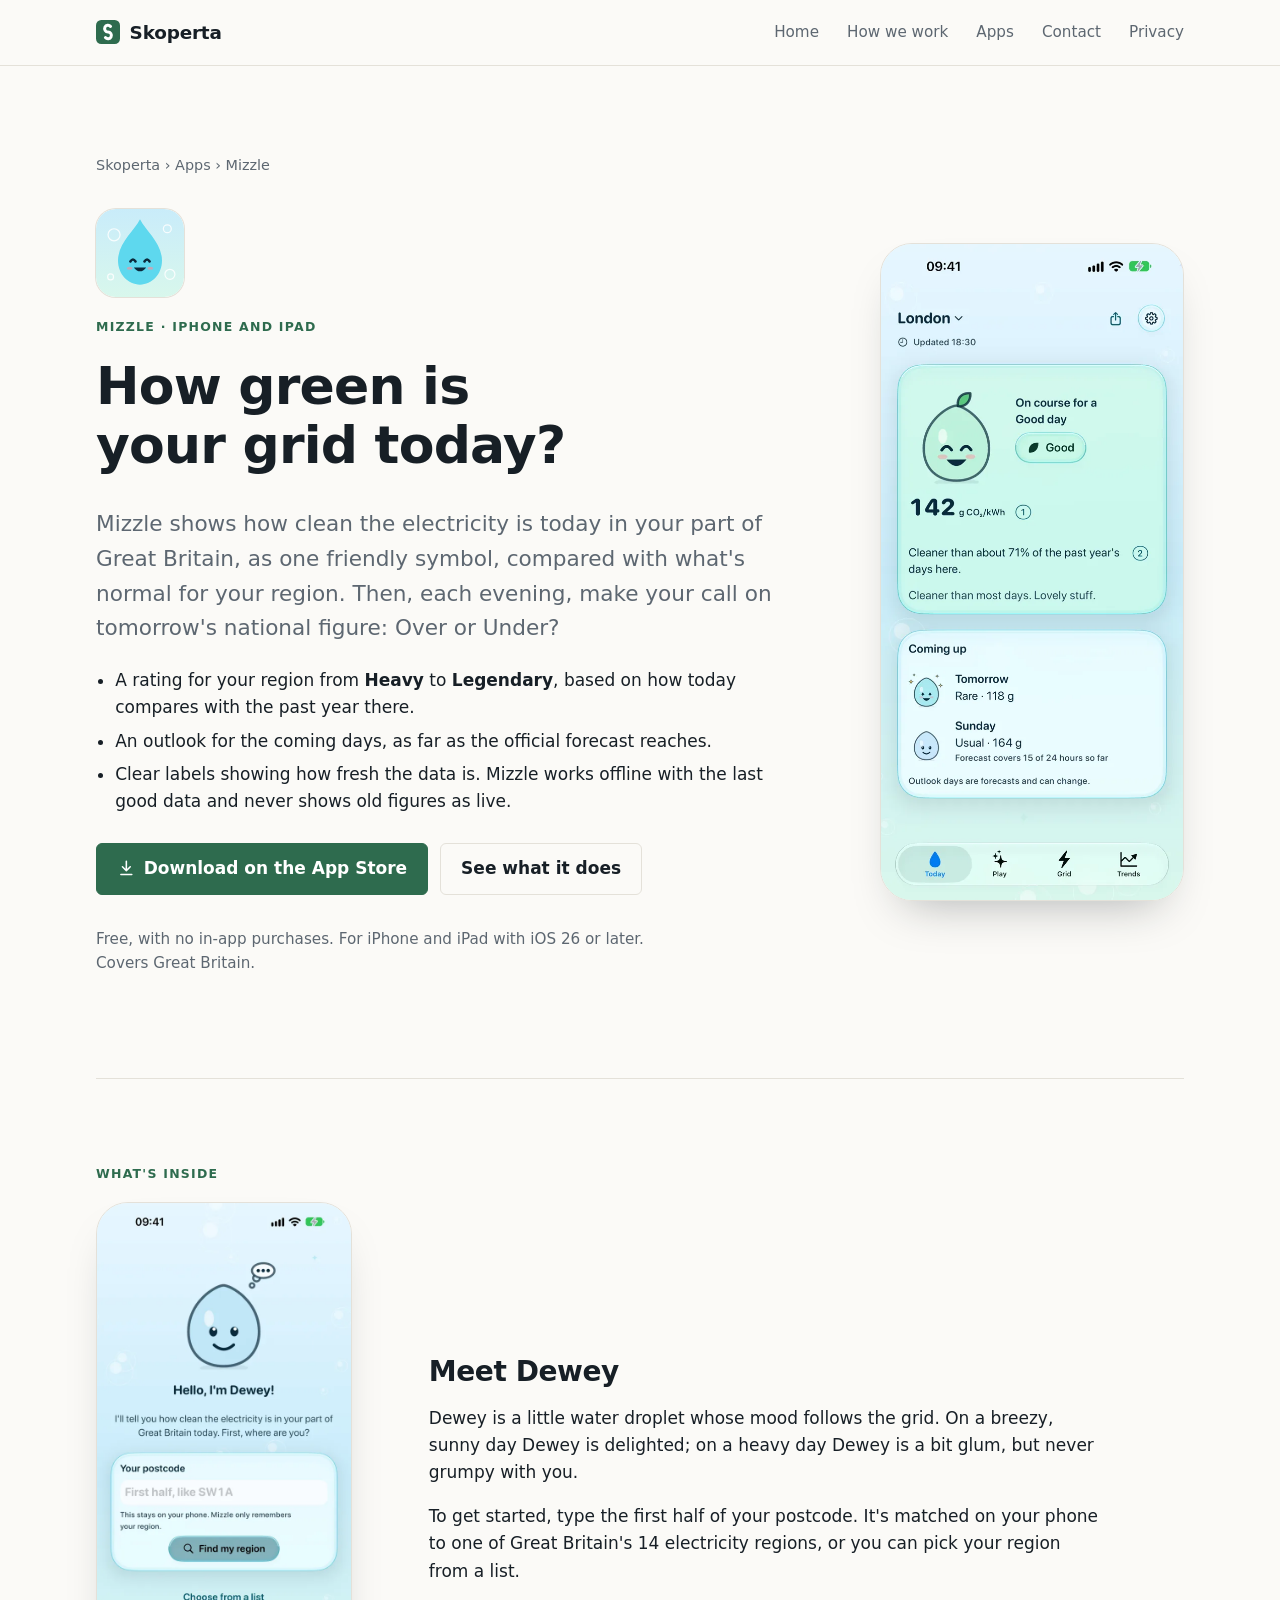
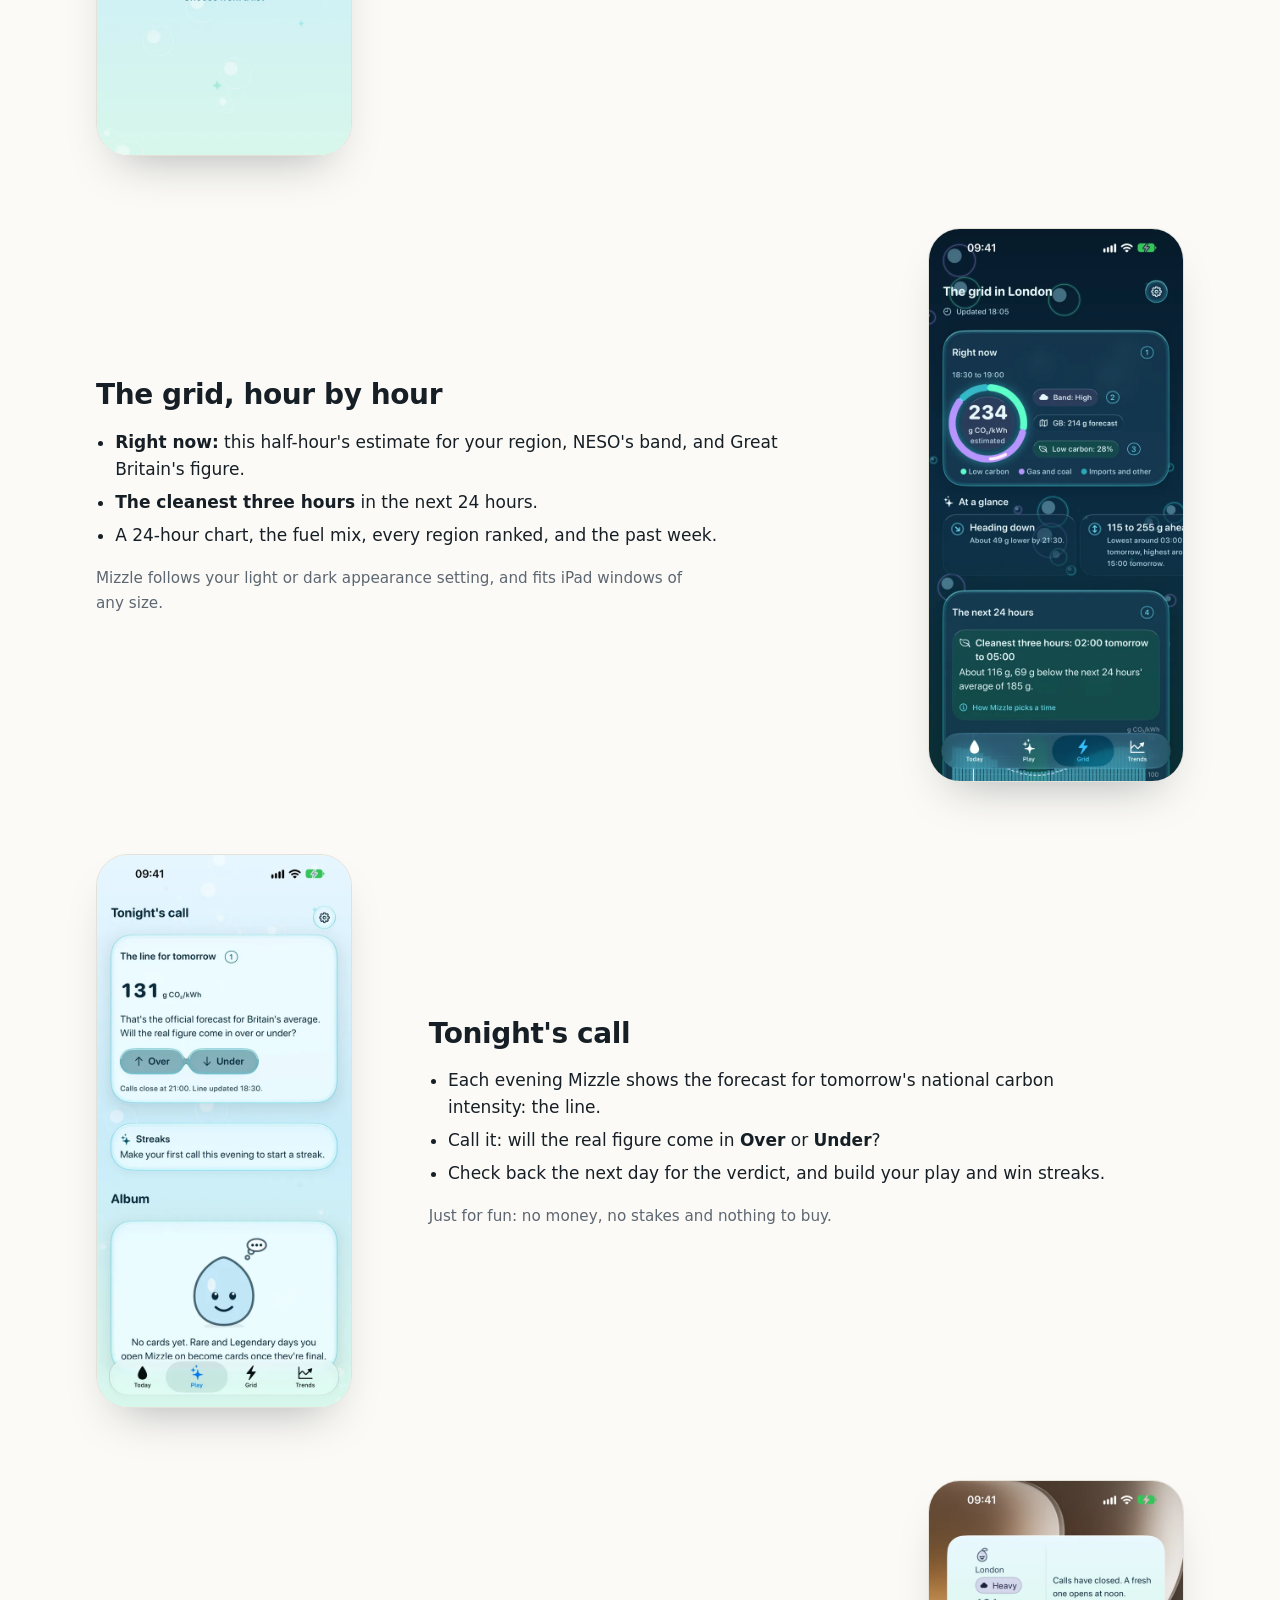
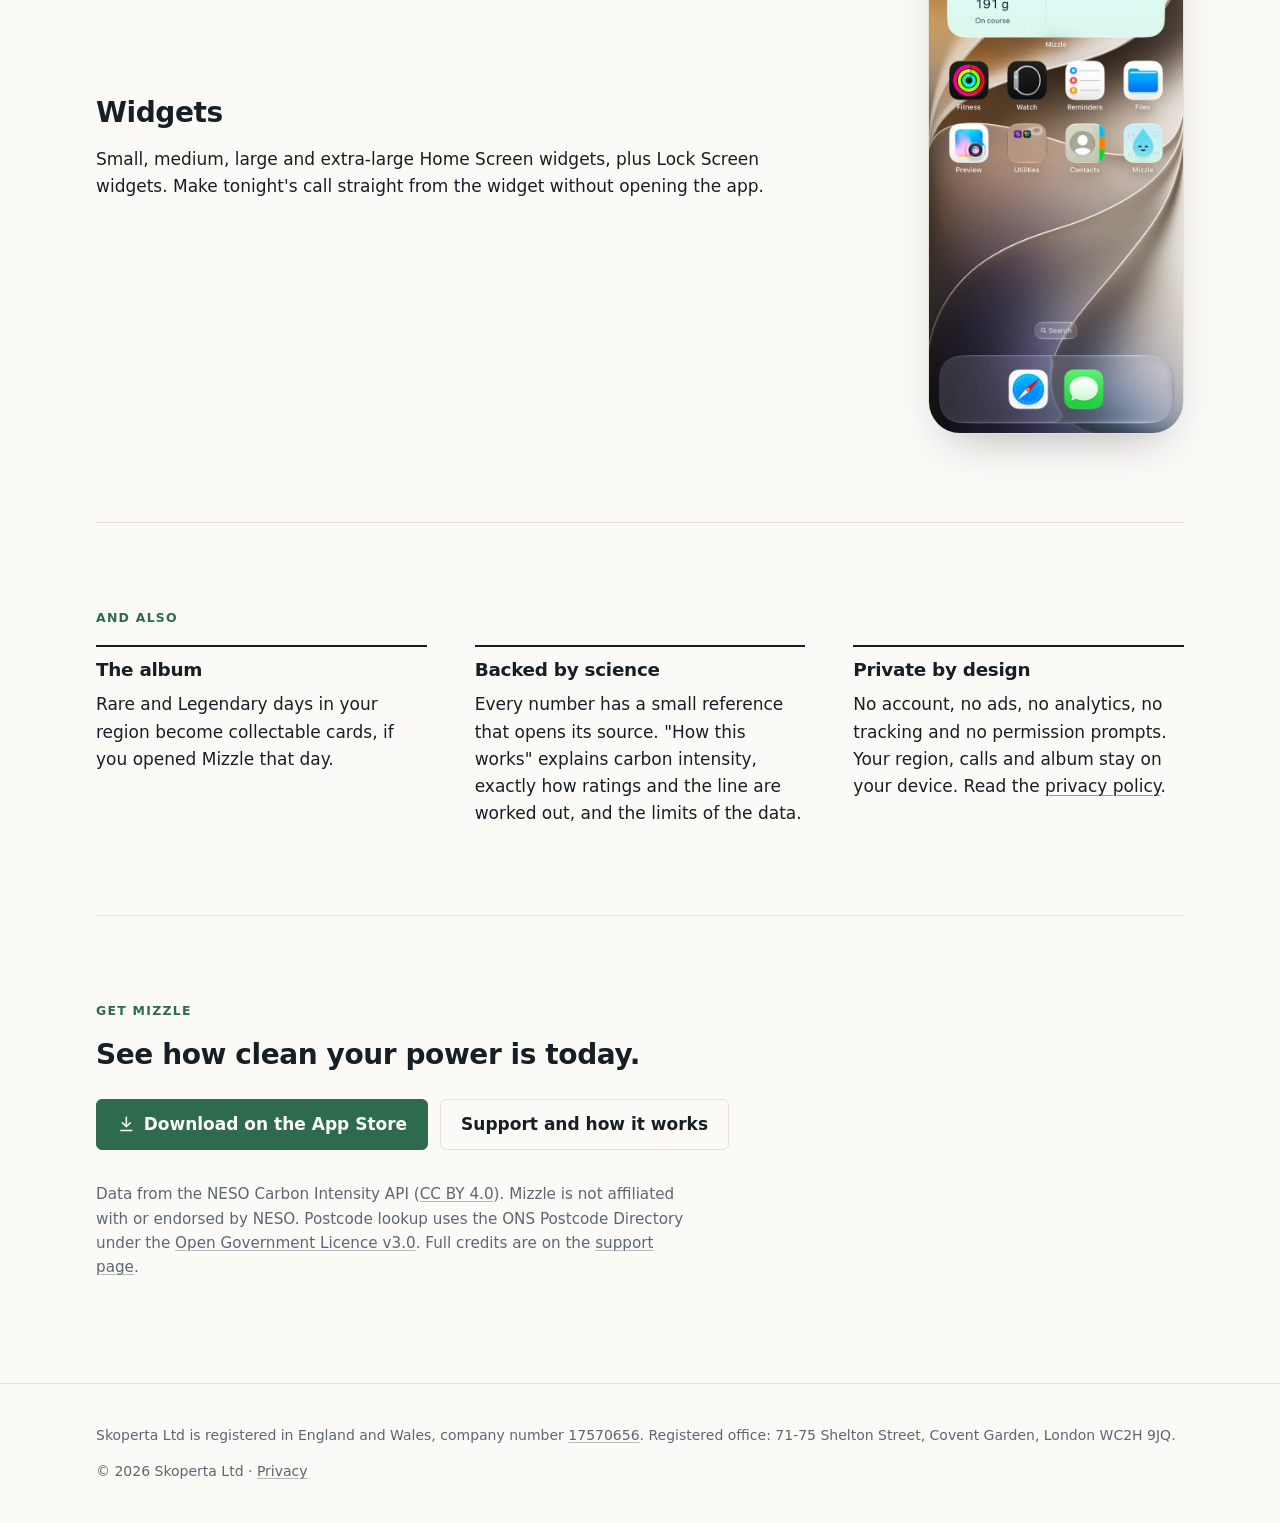
<file: apps/mizzle/index.html>
<!DOCTYPE html>
<html lang="en-GB">
<head>
  <meta charset="utf-8">
  <meta name="viewport" content="width=device-width, initial-scale=1">
  <title>Mizzle: Clean Power Today · Skoperta</title>
  <meta name="description" content="Mizzle shows how clean the electricity is today in your part of Great Britain, with Dewey the water droplet. Free for iPhone and iPad, with no account, no ads and no tracking.">
  <link rel="canonical" href="https://skoperta.com/apps/mizzle/">
  <meta name="theme-color" content="#fbfaf7" media="(prefers-color-scheme: light)">
  <meta name="theme-color" content="#10161b" media="(prefers-color-scheme: dark)">
  <link rel="icon" href="/assets/favicon.svg" type="image/svg+xml">
  <link rel="icon" href="/assets/favicon.png" type="image/png" sizes="32x32">
  <link rel="apple-touch-icon" href="/assets/apple-touch-icon.png">
  <link rel="stylesheet" href="/assets/css/style.css">
  <!-- APP STORE: once the app is live, uncomment and put the numeric App Store ID in place of APP_ID to show Safari's Smart App Banner. -->
  <!-- <meta name="apple-itunes-app" content="app-id=APP_ID"> -->
  <meta property="og:type" content="website">
  <meta property="og:site_name" content="Skoperta">
  <meta property="og:title" content="Mizzle: Clean Power Today">
  <meta property="og:description" content="How green is your grid today? See how clean Britain's electricity is in your region, then call tomorrow's figure: Over or Under?">
  <meta property="og:url" content="https://skoperta.com/apps/mizzle/">
  <meta property="og:image" content="https://skoperta.com/apps/mizzle/images/share.jpg">
  <script type="application/ld+json">
  {
    "@context": "https://schema.org",
    "@type": "MobileApplication",
    "name": "Mizzle: Clean Power Today",
    "description": "Mizzle shows how clean the electricity is today in your part of Great Britain, compared with what's normal for your region.",
    "operatingSystem": "iOS 26 or later",
    "applicationCategory": "WeatherApplication",
    "url": "https://skoperta.com/apps/mizzle/",
    "screenshot": "https://skoperta.com/apps/mizzle/images/today.webp",
    "offers": { "@type": "Offer", "price": "0", "priceCurrency": "GBP" },
    "author": { "@type": "Organization", "name": "Skoperta Ltd", "url": "https://skoperta.com/" }
  }
  </script>
</head>
<body>
  <a class="skip" href="#main">Skip to content</a>

  <header class="site-header">
    <div class="wrap bar">
      <a class="brand" href="/" aria-label="Skoperta home">
        <svg class="mark" viewBox="0 0 64 64" aria-hidden="true" focusable="false">
          <rect width="64" height="64" rx="14" fill="var(--accent)"/>
          <path d="M38.89 17.21 A9 9 0 1 0 32 32 A9 9 0 1 1 25.11 46.79" fill="none" stroke="var(--on-accent)" stroke-width="8" stroke-linecap="round"/>
        </svg>
        <span>Skoperta</span>
      </a>
      <nav class="site-nav" aria-label="Primary">
        <a href="/">Home</a>
        <a href="/#approach">How we work</a>
        <a href="/apps/">Apps</a>
        <a href="/#contact">Contact</a>
        <a href="/privacy/">Privacy</a>
      </nav>
    </div>
  </header>

  <main id="main">
    <section class="wrap app-hero">
      <div>
        <nav class="crumbs" aria-label="Breadcrumb"><a href="/">Skoperta</a> › <a href="/apps/">Apps</a> › Mizzle</nav>
        <img class="app-icon" src="/apps/mizzle/images/icon.svg" alt="" width="88" height="88">
        <p class="eyebrow">Mizzle · iPhone and iPad</p>
        <h1>How green is your grid today?</h1>
        <p class="lead">Mizzle shows how clean the electricity is today in your part of Great Britain, as one friendly symbol, compared with what's normal for your region. Then, each evening, make your call on tomorrow's national figure: Over or Under?</p>
        <ul>
          <li>A rating for your region from <strong>Heavy</strong> to <strong>Legendary</strong>, based on how today compares with the past year there.</li>
          <li>An outlook for the coming days, as far as the official forecast reaches.</li>
          <li>Clear labels showing how fresh the data is. Mizzle works offline with the last good data and never shows old figures as live.</li>
        </ul>
        <p class="cta-row">
          <!-- APP STORE: replace href="#" with the App Store link, e.g. https://apps.apple.com/gb/app/mizzle-clean-power-today/idAPP_ID -->
          <a class="button store-button" href="#">
            <svg viewBox="0 0 24 24" aria-hidden="true" focusable="false"><path d="M12 3v12m0 0-5-5m5 5 5-5M5 20h14" fill="none" stroke="currentColor" stroke-width="2" stroke-linecap="round" stroke-linejoin="round"/></svg>
            Download on the App Store
          </a>
          <a class="button secondary" href="#features">See what it does</a>
        </p>
        <p class="note">Free, with no in-app purchases. For iPhone and iPad with iOS 26 or later. Covers Great Britain.</p>
      </div>
      <figure class="shot">
        <img src="/apps/mizzle/images/today.webp" alt="The Today screen for London: Dewey, a leafy green droplet, beams. Today is on course for a Good day at 142 grams of CO₂ per kilowatt-hour, cleaner than about 71% of the past year's days. Coming up: tomorrow Rare at 118 grams, Sunday Usual at 164 grams." width="600" height="1304">
      </figure>
    </section>

    <section id="features" class="wrap section">
      <h2 class="eyebrow">What's inside</h2>

      <div class="feature">
        <figure class="shot">
          <img src="/apps/mizzle/images/onboarding.webp" alt="Dewey the droplet says hello and asks for the first half of your postcode, such as SW1A, with the note: this stays on your phone, and Mizzle only remembers your region." width="600" height="1304" loading="lazy">
        </figure>
        <div>
          <h3>Meet Dewey</h3>
          <p>Dewey is a little water droplet whose mood follows the grid. On a breezy, sunny day Dewey is delighted; on a heavy day Dewey is a bit glum, but never grumpy with you.</p>
          <p>To get started, type the first half of your postcode. It's matched on your phone to one of Great Britain's 14 electricity regions, or you can pick your region from a list.</p>
        </div>
      </div>

      <div class="feature">
        <figure class="shot">
          <img src="/apps/mizzle/images/dark-grid.webp" alt="The Grid tab for London in dark mode. Right now, 18:30 to 19:00: an estimated 234 grams of CO₂ per kilowatt-hour in a ring split into low carbon, gas and coal, and imports. NESO's band High, Great Britain 214 grams forecast, low carbon 28%. At a glance: heading down, about 49 grams lower by 21:30. Cleanest three hours: 02:00 to 05:00 tomorrow, about 116 grams, 69 grams below the next 24 hours' average of 185 grams." width="600" height="1304" loading="lazy">
        </figure>
        <div>
          <h3>The grid, hour by hour</h3>
          <ul>
            <li><strong>Right now:</strong> this half-hour's estimate for your region, NESO's band, and Great Britain's figure.</li>
            <li><strong>The cleanest three hours</strong> in the next 24 hours.</li>
            <li>A 24-hour chart, the fuel mix, every region ranked, and the past week.</li>
          </ul>
          <p class="note">Mizzle follows your light or dark appearance setting, and fits iPad windows of any size.</p>
        </div>
      </div>

      <div class="feature">
        <figure class="shot">
          <img src="/apps/mizzle/images/call.webp" alt="The Play tab. Tonight's call: the line for tomorrow is 131 grams of CO₂ per kilowatt-hour, the official forecast for Britain's average, with buttons for Over and Under. Calls close at 21:00. Below, Streaks, and the Album, where Rare and Legendary days become cards." width="600" height="1304" loading="lazy">
        </figure>
        <div>
          <h3>Tonight's call</h3>
          <ul>
            <li>Each evening Mizzle shows the forecast for tomorrow's national carbon intensity: the line.</li>
            <li>Call it: will the real figure come in <strong>Over</strong> or <strong>Under</strong>?</li>
            <li>Check back the next day for the verdict, and build your play and win streaks.</li>
          </ul>
          <p class="note">Just for fun: no money, no stakes and nothing to buy.</p>
        </div>
      </div>

      <div class="feature">
        <figure class="shot">
          <img src="/apps/mizzle/images/widget.webp" alt="A medium Mizzle widget on the Home Screen: London, Heavy, 191 grams, on course, beside a note that calls have closed and a fresh one opens at noon. The Mizzle app icon sits below." width="600" height="1304" loading="lazy">
        </figure>
        <div>
          <h3>Widgets</h3>
          <p>Small, medium, large and extra-large Home Screen widgets, plus Lock Screen widgets. Make tonight's call straight from the widget without opening the app.</p>
        </div>
      </div>
    </section>

    <section class="wrap section">
      <h2 class="eyebrow">And also</h2>
      <div class="grid">
        <article>
          <h3>The album</h3>
          <p>Rare and Legendary days in your region become collectable cards, if you opened Mizzle that day.</p>
        </article>
        <article>
          <h3>Backed by science</h3>
          <p>Every number has a small reference that opens its source. "How this works" explains carbon intensity, exactly how ratings and the line are worked out, and the limits of the data.</p>
        </article>
        <article>
          <h3>Private by design</h3>
          <p>No account, no ads, no analytics, no tracking and no permission prompts. Your region, calls and album stay on your device. Read the <a href="/apps/mizzle/privacy/">privacy policy</a>.</p>
        </article>
      </div>
    </section>

    <section class="wrap section">
      <h2 class="eyebrow">Get Mizzle</h2>
      <h3 class="contact-heading">See how clean your power is today.</h3>
      <p class="cta-row">
        <!-- APP STORE: replace href="#" with the App Store link (same as above) -->
        <a class="button store-button" href="#">
          <svg viewBox="0 0 24 24" aria-hidden="true" focusable="false"><path d="M12 3v12m0 0-5-5m5 5 5-5M5 20h14" fill="none" stroke="currentColor" stroke-width="2" stroke-linecap="round" stroke-linejoin="round"/></svg>
          Download on the App Store
        </a>
        <a class="button secondary" href="/apps/mizzle/support/">Support and how it works</a>
      </p>
      <p class="note">Data from the NESO Carbon Intensity API (<a href="https://creativecommons.org/licenses/by/4.0/">CC BY 4.0</a>). Mizzle is not affiliated with or endorsed by NESO. Postcode lookup uses the ONS Postcode Directory under the <a href="https://www.nationalarchives.gov.uk/doc/open-government-licence/version/3/">Open Government Licence v3.0</a>. Full credits are on the <a href="/apps/mizzle/support/">support page</a>.</p>
    </section>
  </main>

  <footer class="site-footer">
    <div class="wrap">
      <p>Skoperta Ltd is registered in England and Wales, company number <a href="https://find-and-update.company-information.service.gov.uk/company/17570656">17570656</a>. Registered office: 71-75 Shelton Street, Covent Garden, London WC2H 9JQ.</p>
      <p>© 2026 Skoperta Ltd · <a href="/privacy/">Privacy</a></p>
    </div>
  </footer>
</body>
</html>
</file>
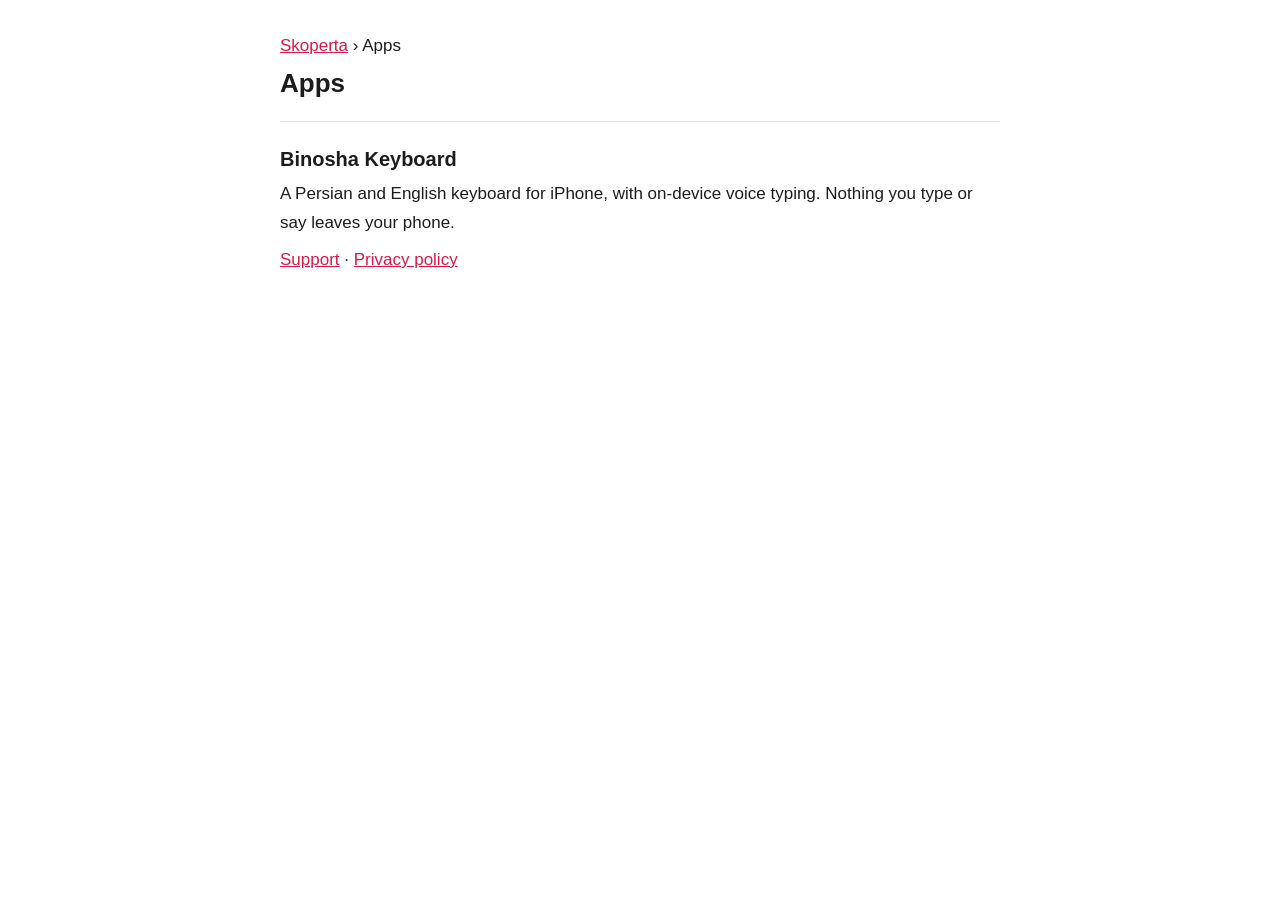
<file: skoperta.com-pages/apps/index.html>
<!doctype html>
<html lang="en">
<head>
<meta charset="utf-8">
<meta name="viewport" content="width=device-width, initial-scale=1">
<title>Apps · Skoperta</title>
<style>
  :root { color-scheme: light dark; --text:#1c1c1e; --muted:#6b6b70; --bg:#ffffff; --rule:#e5e5ea; --accent:#d6194a; }
  @media (prefers-color-scheme: dark) { :root { --text:#f2f2f7; --muted:#a1a1a6; --bg:#111113; --rule:#2c2c2e; } }
  body { margin:0; background:var(--bg); color:var(--text); font:17px/1.7 -apple-system, BlinkMacSystemFont, "Segoe UI", Tahoma, sans-serif; }
  main { max-width:720px; margin:0 auto; padding:32px 16px 64px; }
  a { color:var(--accent); }
  h1 { font-size:26px; margin:0 0 16px; }
  .app { border-top:1px solid var(--rule); padding:20px 0; }
  .app h2 { font-size:20px; margin:0 0 4px; }
  .app p { margin:0 0 8px; }
</style>
</head>
<body>
<main>
<nav><a href="/">Skoperta</a> › Apps</nav>
<h1>Apps</h1>
<div class="app">
  <h2>Binosha Keyboard</h2>
  <p>A Persian and English keyboard for iPhone, with on-device voice typing. Nothing you type or say leaves your phone.</p>
  <p><a href="/apps/binosha-keyboard/support/">Support</a> · <a href="/apps/binosha-keyboard/privacy/">Privacy policy</a></p>
</div>
</main>
</body>
</html>
</file>
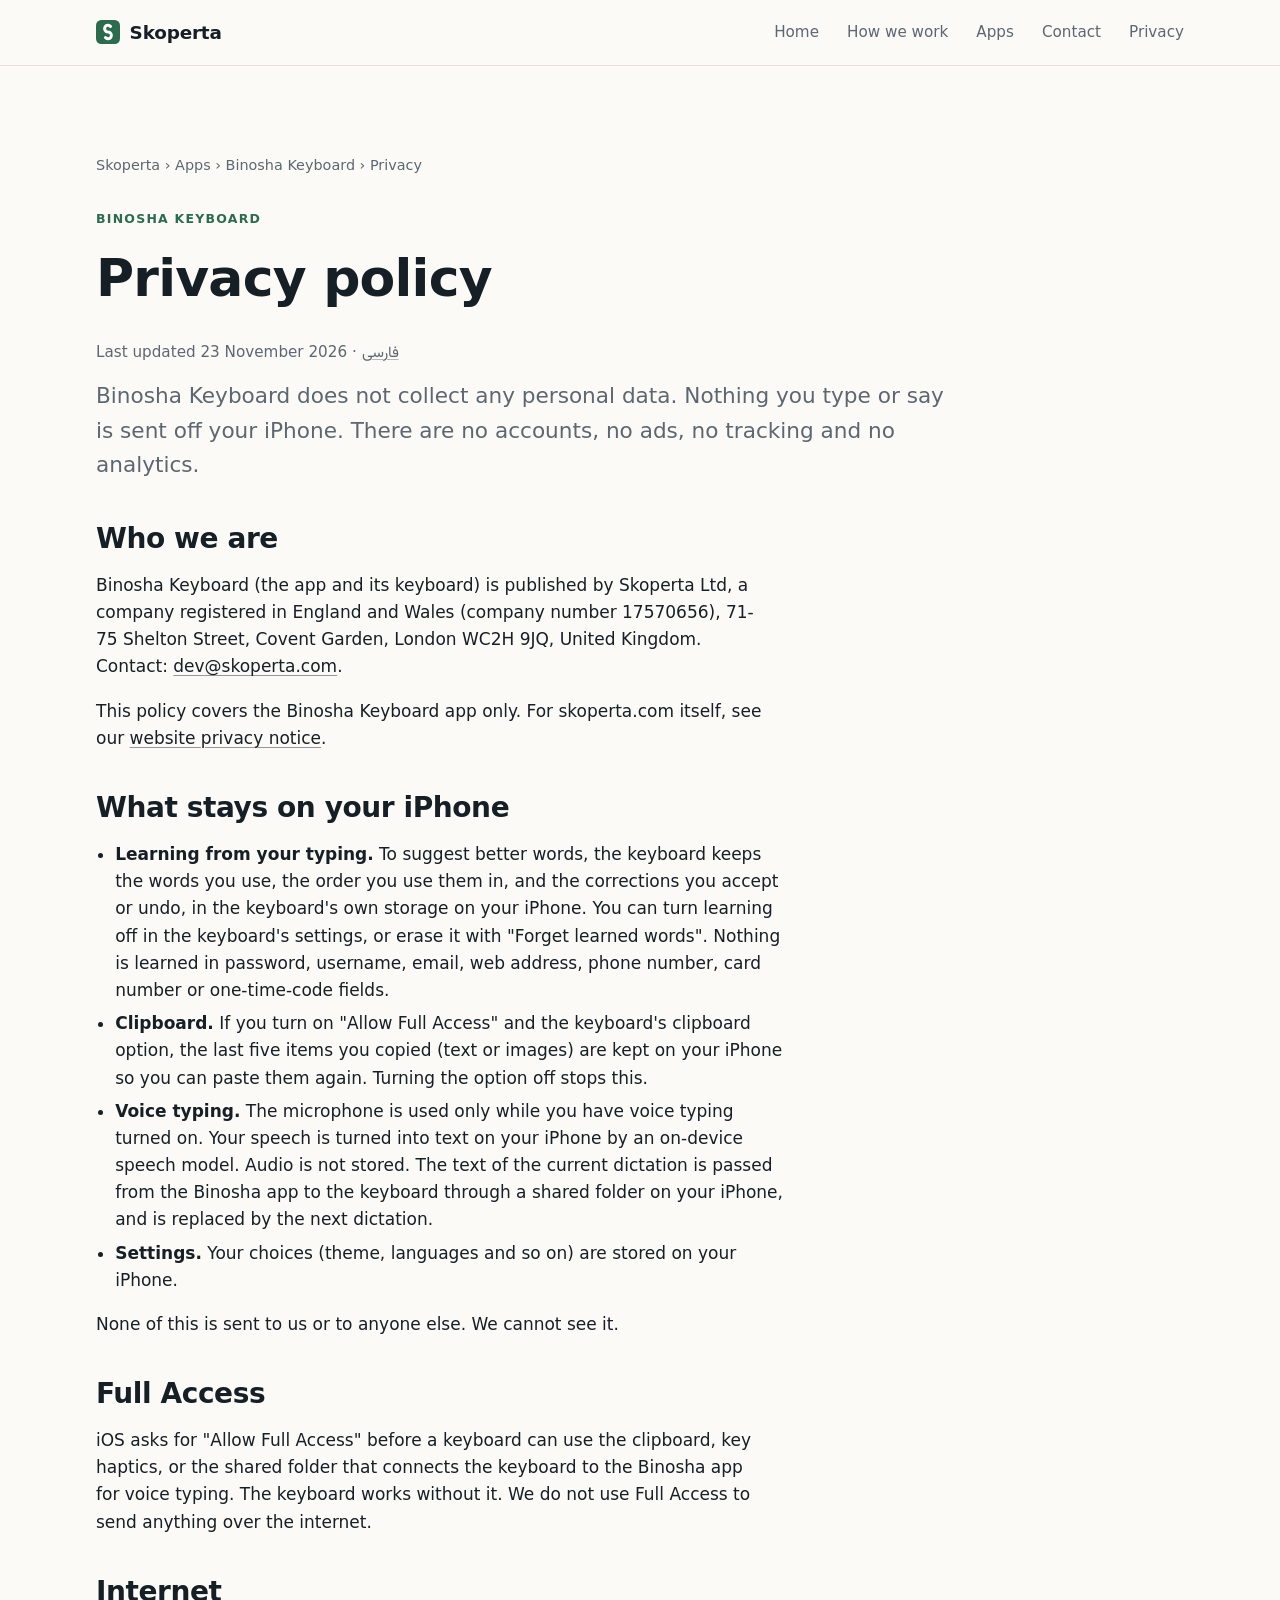
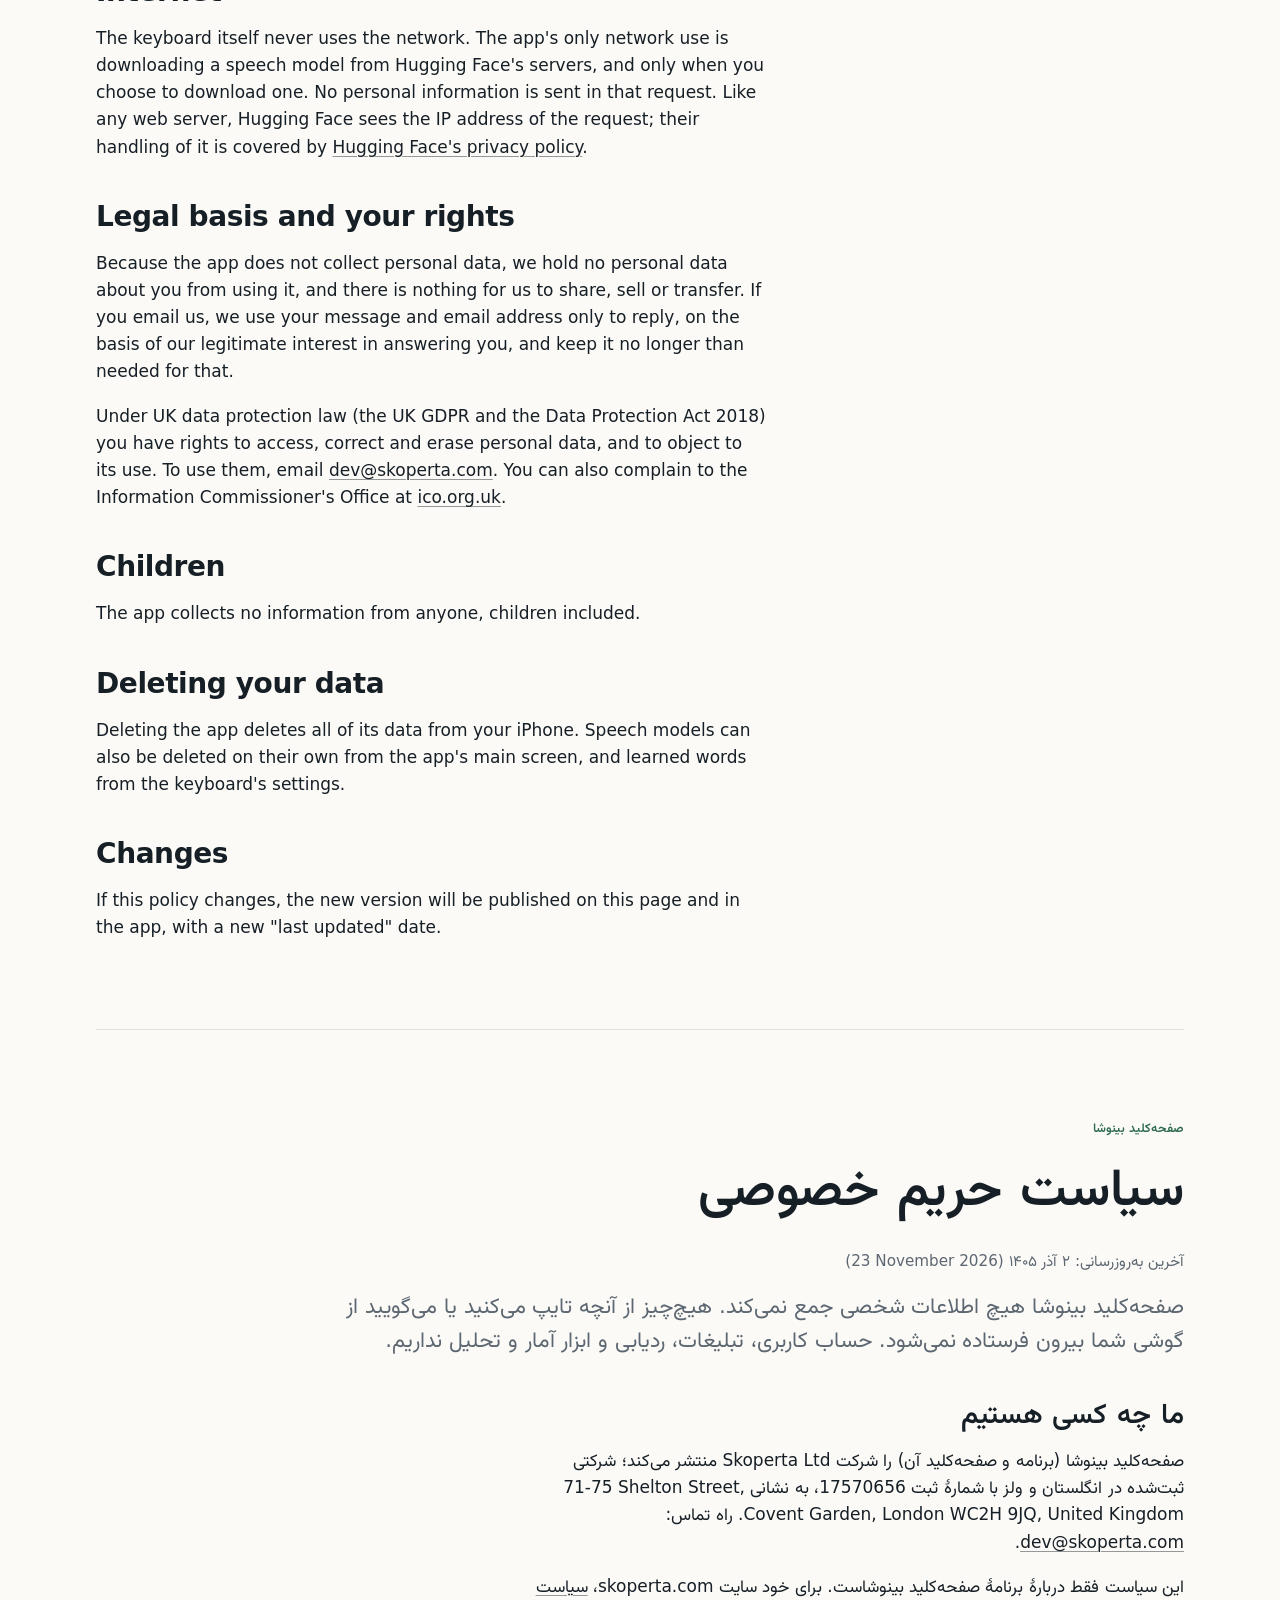
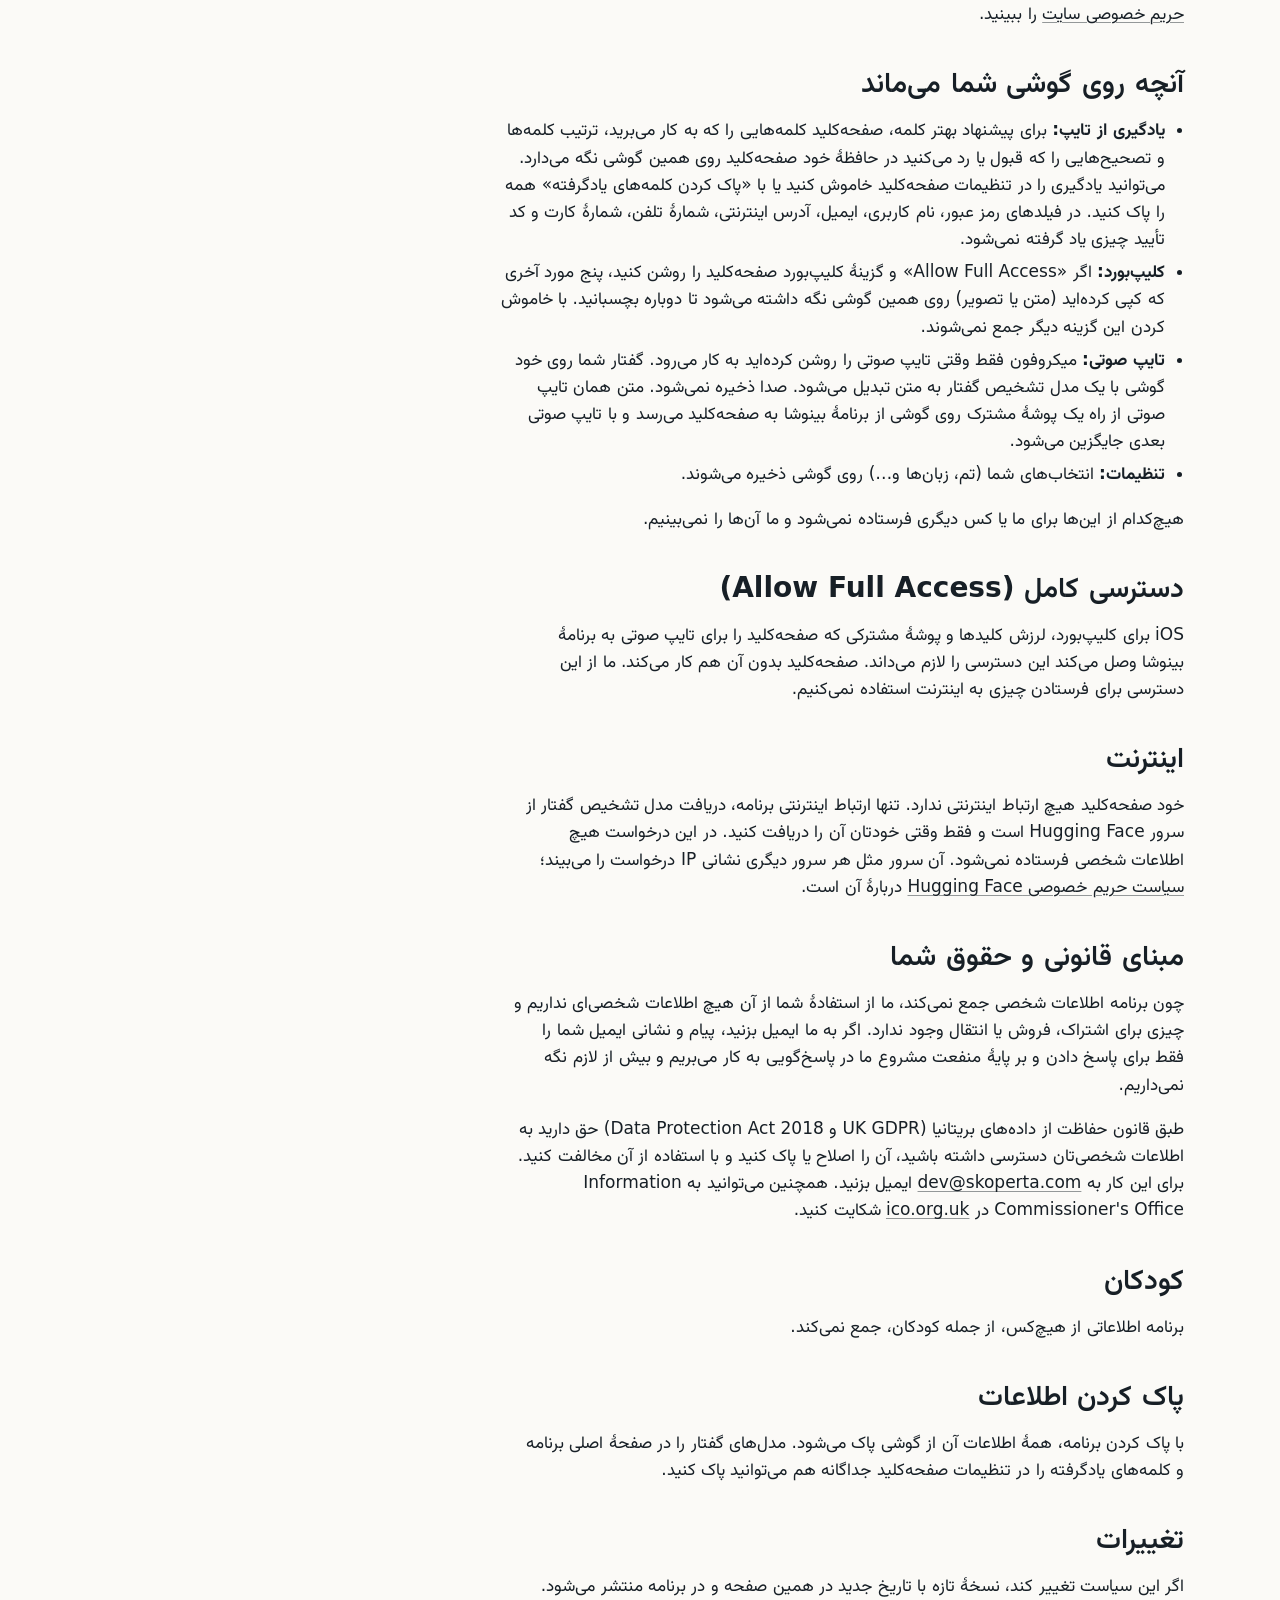
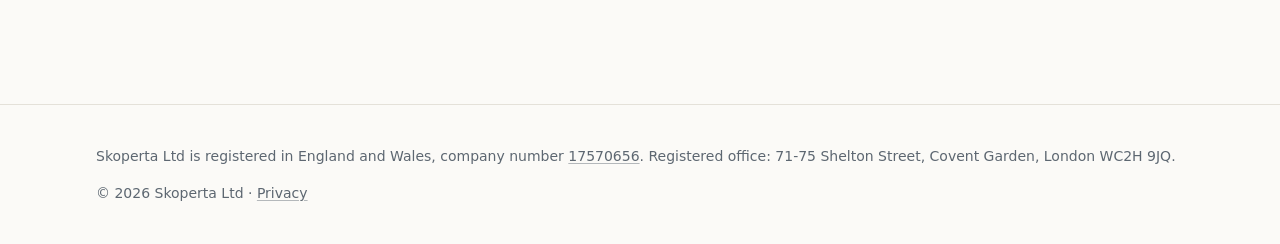
<file: apps/binosha-keyboard/privacy/index.html>
<!DOCTYPE html>
<html lang="en-GB">
<head>
  <meta charset="utf-8">
  <meta name="viewport" content="width=device-width, initial-scale=1">
  <title>Binosha Keyboard Privacy Policy · Skoperta</title>
  <meta name="description" content="Privacy policy for the Binosha Keyboard iOS app by Skoperta Ltd.">
  <link rel="canonical" href="https://skoperta.com/apps/binosha-keyboard/privacy/">
  <meta name="theme-color" content="#fbfaf7" media="(prefers-color-scheme: light)">
  <meta name="theme-color" content="#10161b" media="(prefers-color-scheme: dark)">
  <link rel="icon" href="/assets/favicon.svg" type="image/svg+xml">
  <link rel="icon" href="/assets/favicon.png" type="image/png" sizes="32x32">
  <link rel="apple-touch-icon" href="/assets/apple-touch-icon.png">
  <link rel="stylesheet" href="/assets/css/style.css">
</head>
<body>
  <a class="skip" href="#main">Skip to content</a>

  <header class="site-header">
    <div class="wrap bar">
      <a class="brand" href="/" aria-label="Skoperta home">
        <svg class="mark" viewBox="0 0 64 64" aria-hidden="true" focusable="false">
          <rect width="64" height="64" rx="14" fill="var(--accent)"/>
          <path d="M38.89 17.21 A9 9 0 1 0 32 32 A9 9 0 1 1 25.11 46.79" fill="none" stroke="var(--on-accent)" stroke-width="8" stroke-linecap="round"/>
        </svg>
        <span>Skoperta</span>
      </a>
      <nav class="site-nav" aria-label="Primary">
        <a href="/">Home</a>
        <a href="/#approach">How we work</a>
        <a href="/apps/">Apps</a>
        <a href="/#contact">Contact</a>
        <a href="/privacy/">Privacy</a>
      </nav>
    </div>
  </header>

  <main id="main" class="wrap prose">
    <nav class="crumbs" aria-label="Breadcrumb"><a href="/">Skoperta</a> › <a href="/apps/">Apps</a> › <a href="/apps/binosha-keyboard/">Binosha Keyboard</a> › Privacy</nav>

    <section lang="en" dir="ltr">
      <p class="eyebrow">Binosha Keyboard</p>
      <h1>Privacy policy</h1>
      <p class="note">Last updated 23 November 2026 · <a href="#fa" lang="fa">فارسی</a></p>

      <p class="lead">Binosha Keyboard does not collect any personal data. Nothing you type or say is sent off your iPhone. There are no accounts, no ads, no tracking and no analytics.</p>

      <h2>Who we are</h2>
      <p>Binosha Keyboard (the app and its keyboard) is published by Skoperta Ltd, a company registered in England and Wales (company number 17570656), 71-75 Shelton Street, Covent Garden, London WC2H 9JQ, United Kingdom. Contact: <a href="mailto:dev@skoperta.com">dev@skoperta.com</a>.</p>
      <p>This policy covers the Binosha Keyboard app only. For skoperta.com itself, see our <a href="/privacy/">website privacy notice</a>.</p>

      <h2>What stays on your iPhone</h2>
      <ul>
        <li><strong>Learning from your typing.</strong> To suggest better words, the keyboard keeps the words you use, the order you use them in, and the corrections you accept or undo, in the keyboard's own storage on your iPhone. You can turn learning off in the keyboard's settings, or erase it with "Forget learned words". Nothing is learned in password, username, email, web address, phone number, card number or one-time-code fields.</li>
        <li><strong>Clipboard.</strong> If you turn on "Allow Full Access" and the keyboard's clipboard option, the last five items you copied (text or images) are kept on your iPhone so you can paste them again. Turning the option off stops this.</li>
        <li><strong>Voice typing.</strong> The microphone is used only while you have voice typing turned on. Your speech is turned into text on your iPhone by an on-device speech model. Audio is not stored. The text of the current dictation is passed from the Binosha app to the keyboard through a shared folder on your iPhone, and is replaced by the next dictation.</li>
        <li><strong>Settings.</strong> Your choices (theme, languages and so on) are stored on your iPhone.</li>
      </ul>
      <p>None of this is sent to us or to anyone else. We cannot see it.</p>

      <h2>Full Access</h2>
      <p>iOS asks for "Allow Full Access" before a keyboard can use the clipboard, key haptics, or the shared folder that connects the keyboard to the Binosha app for voice typing. The keyboard works without it. We do not use Full Access to send anything over the internet.</p>

      <h2>Internet</h2>
      <p>The keyboard itself never uses the network. The app's only network use is downloading a speech model from Hugging Face's servers, and only when you choose to download one. No personal information is sent in that request. Like any web server, Hugging Face sees the IP address of the request; their handling of it is covered by <a href="https://huggingface.co/privacy">Hugging Face's privacy policy</a>.</p>

      <h2>Legal basis and your rights</h2>
      <p>Because the app does not collect personal data, we hold no personal data about you from using it, and there is nothing for us to share, sell or transfer. If you email us, we use your message and email address only to reply, on the basis of our legitimate interest in answering you, and keep it no longer than needed for that.</p>
      <p>Under UK data protection law (the UK GDPR and the Data Protection Act 2018) you have rights to access, correct and erase personal data, and to object to its use. To use them, email <a href="mailto:dev@skoperta.com">dev@skoperta.com</a>. You can also complain to the Information Commissioner's Office at <a href="https://ico.org.uk/make-a-complaint/">ico.org.uk</a>.</p>

      <h2>Children</h2>
      <p>The app collects no information from anyone, children included.</p>

      <h2>Deleting your data</h2>
      <p>Deleting the app deletes all of its data from your iPhone. Speech models can also be deleted on their own from the app's main screen, and learned words from the keyboard's settings.</p>

      <h2>Changes</h2>
      <p>If this policy changes, the new version will be published on this page and in the app, with a new "last updated" date.</p>
    </section>

    <section id="fa" class="translation" lang="fa" dir="rtl">
      <p class="eyebrow">صفحه‌کلید بینوشا</p>
      <h1>سیاست حریم خصوصی</h1>
      <p class="note">آخرین به‌روزرسانی: ۲ آذر ۱۴۰۵ (<span dir="ltr">23 November 2026</span>)</p>

      <p class="lead">صفحه‌کلید بینوشا هیچ اطلاعات شخصی جمع نمی‌کند. هیچ‌چیز از آنچه تایپ می‌کنید یا می‌گویید از گوشی شما بیرون فرستاده نمی‌شود. حساب کاربری، تبلیغات، ردیابی و ابزار آمار و تحلیل نداریم.</p>

      <h2>ما چه کسی هستیم</h2>
      <p>صفحه‌کلید بینوشا (برنامه و صفحه‌کلید آن) را شرکت Skoperta Ltd منتشر می‌کند؛ شرکتی ثبت‌شده در انگلستان و ولز با شمارهٔ ثبت 17570656، به نشانی <span dir="ltr">71-75 Shelton Street, Covent Garden, London WC2H 9JQ, United Kingdom</span>. راه تماس: <a href="mailto:dev@skoperta.com">dev@skoperta.com</a>.</p>
      <p>این سیاست فقط دربارهٔ برنامهٔ صفحه‌کلید بینوشاست. برای خود سایت skoperta.com، <a href="/privacy/">سیاست حریم خصوصی سایت</a> را ببینید.</p>

      <h2>آنچه روی گوشی شما می‌ماند</h2>
      <ul>
        <li><strong>یادگیری از تایپ:</strong> برای پیشنهاد بهتر کلمه، صفحه‌کلید کلمه‌هایی را که به کار می‌برید، ترتیب کلمه‌ها و تصحیح‌هایی را که قبول یا رد می‌کنید در حافظهٔ خود صفحه‌کلید روی همین گوشی نگه می‌دارد. می‌توانید یادگیری را در تنظیمات صفحه‌کلید خاموش کنید یا با «پاک کردن کلمه‌های یادگرفته» همه را پاک کنید. در فیلدهای رمز عبور، نام کاربری، ایمیل، آدرس اینترنتی، شمارهٔ تلفن، شمارهٔ کارت و کد تأیید چیزی یاد گرفته نمی‌شود.</li>
        <li><strong>کلیپ‌بورد:</strong> اگر «Allow Full Access» و گزینهٔ کلیپ‌بورد صفحه‌کلید را روشن کنید، پنج مورد آخری که کپی کرده‌اید (متن یا تصویر) روی همین گوشی نگه داشته می‌شود تا دوباره بچسبانید. با خاموش کردن این گزینه دیگر جمع نمی‌شوند.</li>
        <li><strong>تایپ صوتی:</strong> میکروفون فقط وقتی تایپ صوتی را روشن کرده‌اید به کار می‌رود. گفتار شما روی خود گوشی با یک مدل تشخیص گفتار به متن تبدیل می‌شود. صدا ذخیره نمی‌شود. متن همان تایپ صوتی از راه یک پوشهٔ مشترک روی گوشی از برنامهٔ بینوشا به صفحه‌کلید می‌رسد و با تایپ صوتی بعدی جایگزین می‌شود.</li>
        <li><strong>تنظیمات:</strong> انتخاب‌های شما (تم، زبان‌ها و…) روی گوشی ذخیره می‌شوند.</li>
      </ul>
      <p>هیچ‌کدام از این‌ها برای ما یا کس دیگری فرستاده نمی‌شود و ما آن‌ها را نمی‌بینیم.</p>

      <h2>دسترسی کامل (Allow Full Access)</h2>
      <p>iOS برای کلیپ‌بورد، لرزش کلیدها و پوشهٔ مشترکی که صفحه‌کلید را برای تایپ صوتی به برنامهٔ بینوشا وصل می‌کند این دسترسی را لازم می‌داند. صفحه‌کلید بدون آن هم کار می‌کند. ما از این دسترسی برای فرستادن چیزی به اینترنت استفاده نمی‌کنیم.</p>

      <h2>اینترنت</h2>
      <p>خود صفحه‌کلید هیچ ارتباط اینترنتی ندارد. تنها ارتباط اینترنتی برنامه، دریافت مدل تشخیص گفتار از سرور Hugging Face است و فقط وقتی خودتان آن را دریافت کنید. در این درخواست هیچ اطلاعات شخصی فرستاده نمی‌شود. آن سرور مثل هر سرور دیگری نشانی IP درخواست را می‌بیند؛ <a href="https://huggingface.co/privacy">سیاست حریم خصوصی Hugging Face</a> دربارهٔ آن است.</p>

      <h2>مبنای قانونی و حقوق شما</h2>
      <p>چون برنامه اطلاعات شخصی جمع نمی‌کند، ما از استفادهٔ شما از آن هیچ اطلاعات شخصی‌ای نداریم و چیزی برای اشتراک، فروش یا انتقال وجود ندارد. اگر به ما ایمیل بزنید، پیام و نشانی ایمیل شما را فقط برای پاسخ دادن و بر پایهٔ منفعت مشروع ما در پاسخ‌گویی به کار می‌بریم و بیش از لازم نگه نمی‌داریم.</p>
      <p>طبق قانون حفاظت از داده‌های بریتانیا (UK GDPR و Data Protection Act 2018) حق دارید به اطلاعات شخصی‌تان دسترسی داشته باشید، آن را اصلاح یا پاک کنید و با استفاده از آن مخالفت کنید. برای این کار به <a href="mailto:dev@skoperta.com">dev@skoperta.com</a> ایمیل بزنید. همچنین می‌توانید به Information Commissioner's Office در <a href="https://ico.org.uk/make-a-complaint/">ico.org.uk</a> شکایت کنید.</p>

      <h2>کودکان</h2>
      <p>برنامه اطلاعاتی از هیچ‌کس، از جمله کودکان، جمع نمی‌کند.</p>

      <h2>پاک کردن اطلاعات</h2>
      <p>با پاک کردن برنامه، همهٔ اطلاعات آن از گوشی پاک می‌شود. مدل‌های گفتار را در صفحهٔ اصلی برنامه و کلمه‌های یادگرفته را در تنظیمات صفحه‌کلید جداگانه هم می‌توانید پاک کنید.</p>

      <h2>تغییرات</h2>
      <p>اگر این سیاست تغییر کند، نسخهٔ تازه با تاریخ جدید در همین صفحه و در برنامه منتشر می‌شود.</p>
    </section>
  </main>

  <footer class="site-footer">
    <div class="wrap">
      <p>Skoperta Ltd is registered in England and Wales, company number <a href="https://find-and-update.company-information.service.gov.uk/company/17570656">17570656</a>. Registered office: 71-75 Shelton Street, Covent Garden, London WC2H 9JQ.</p>
      <p>© 2026 Skoperta Ltd · <a href="/privacy/">Privacy</a></p>
    </div>
  </footer>
</body>
</html>
</file>
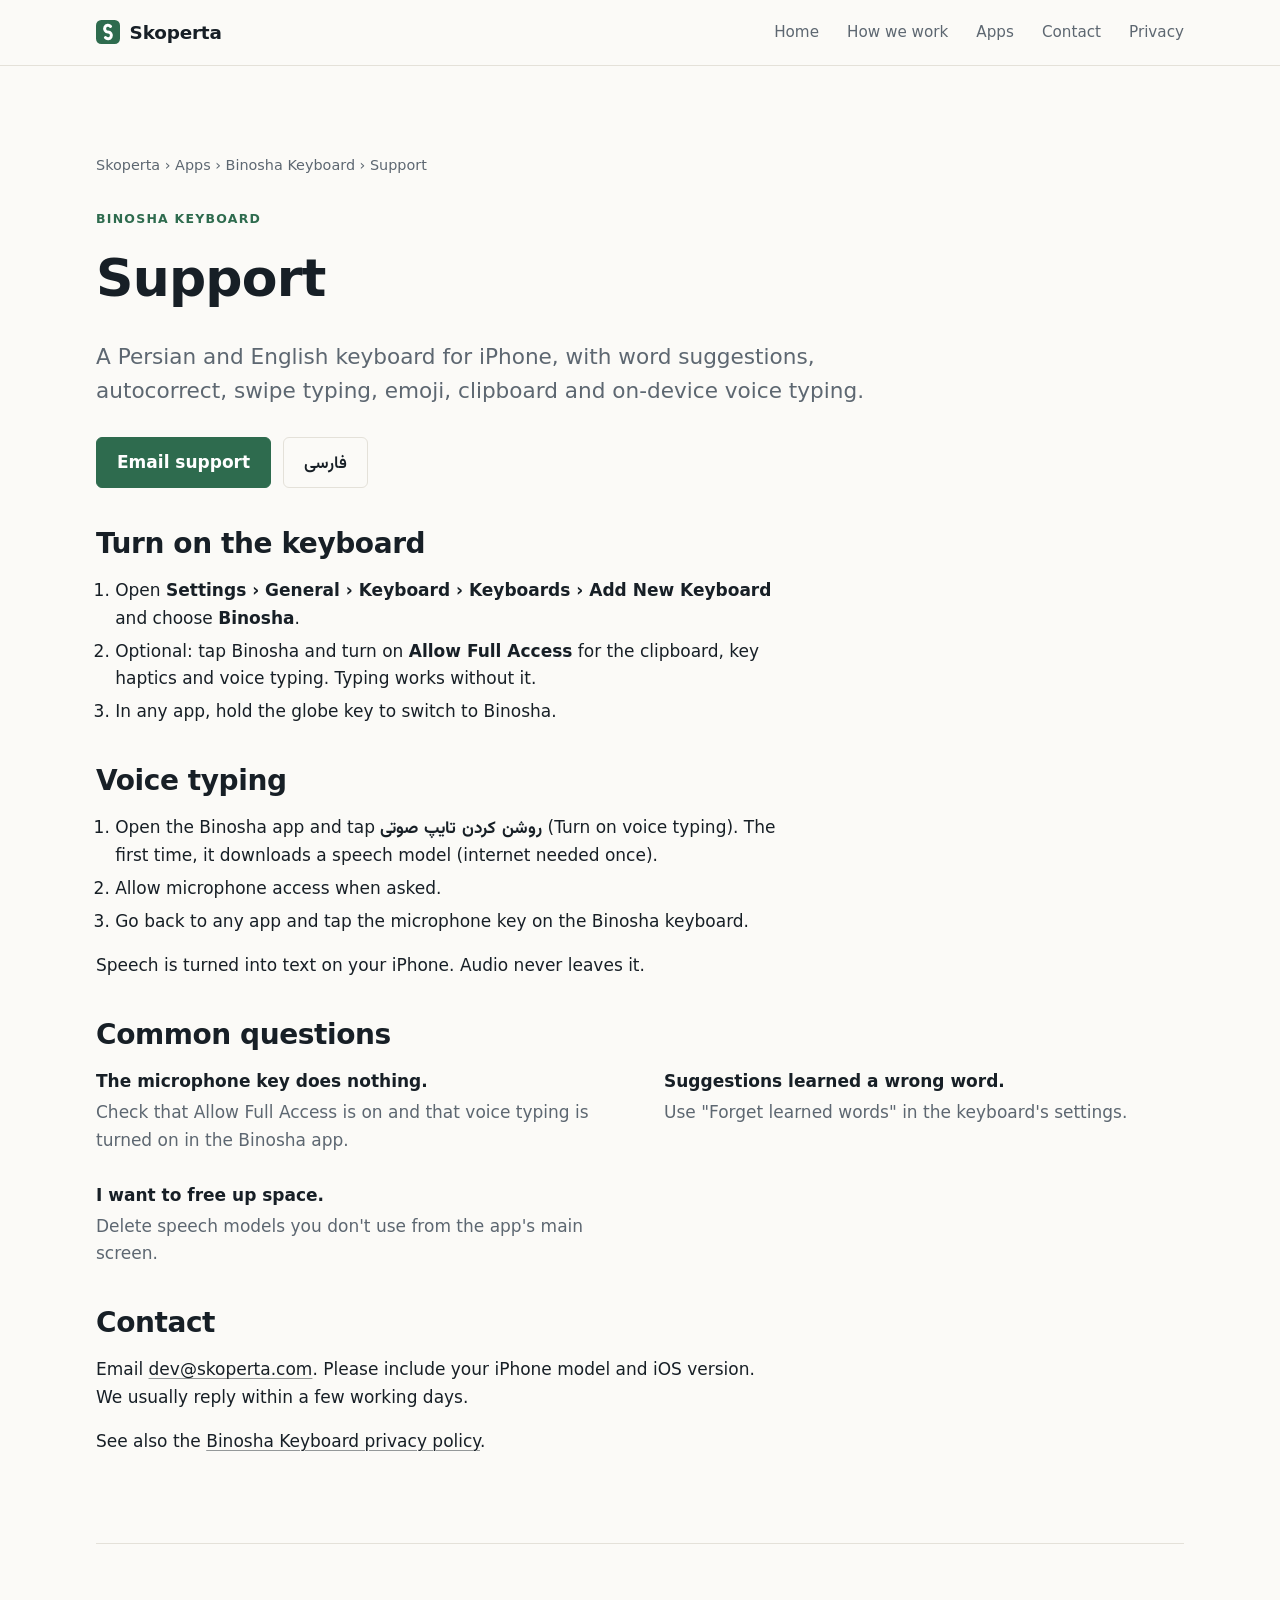
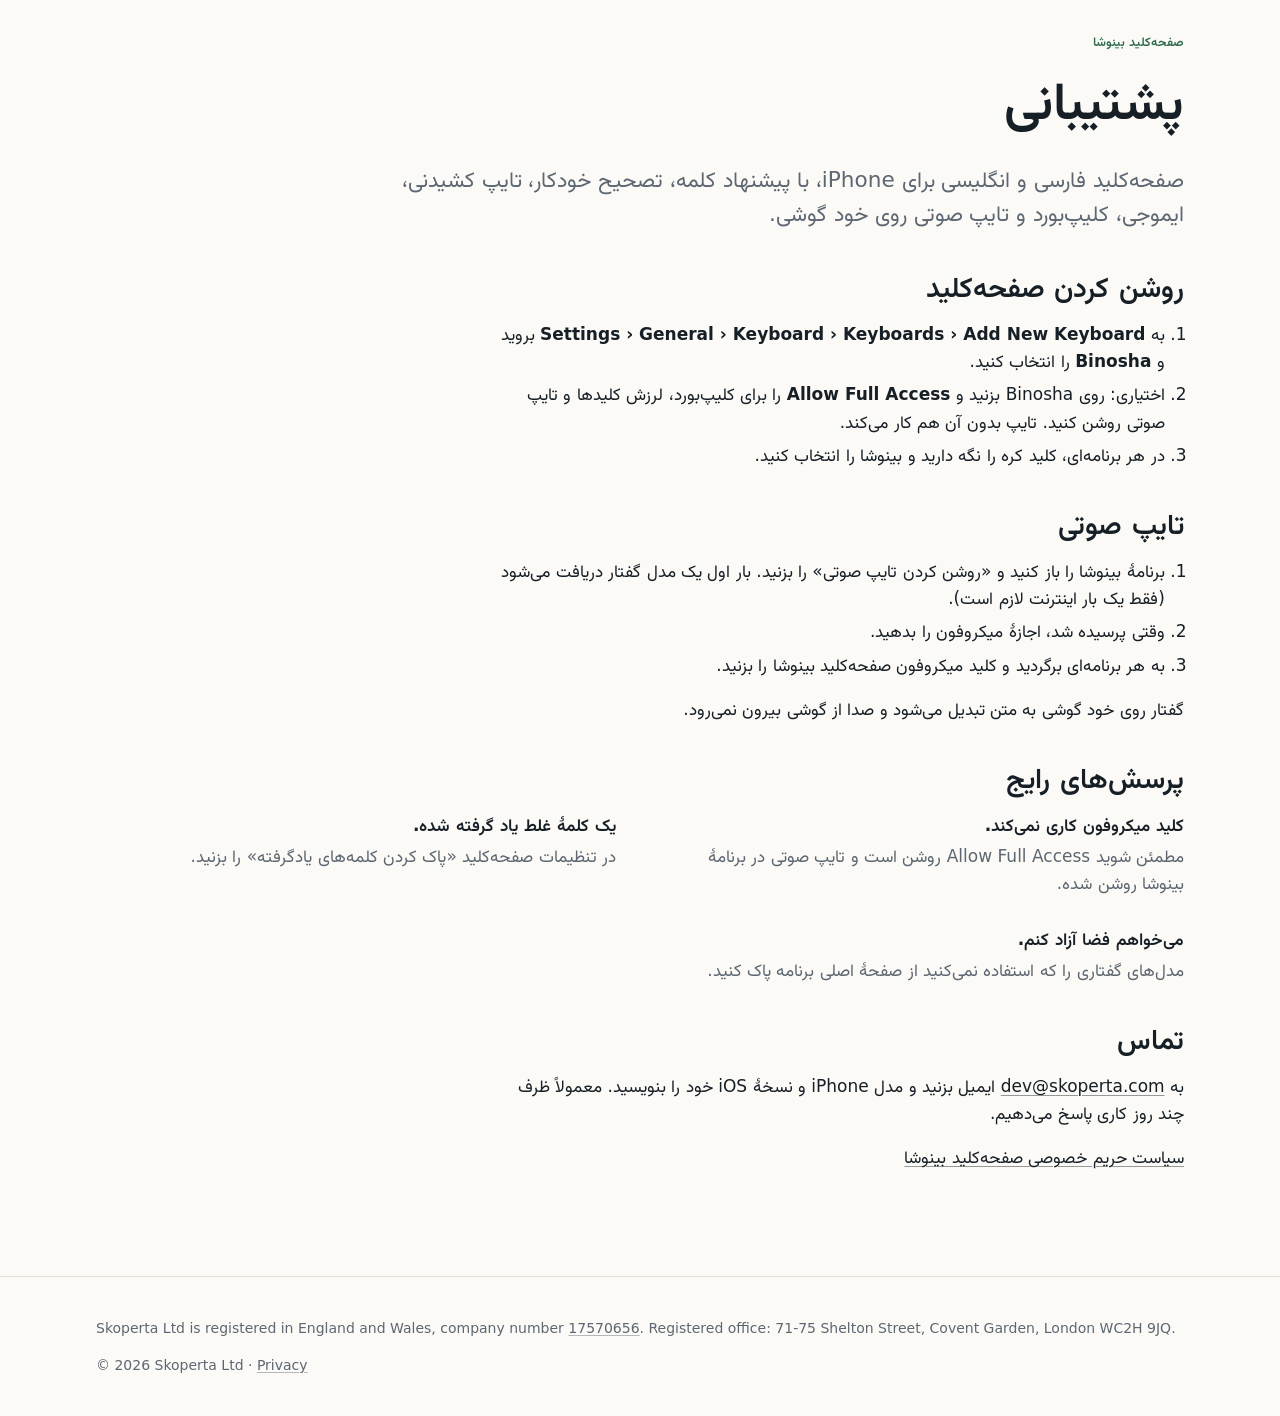
<file: apps/binosha-keyboard/support/index.html>
<!DOCTYPE html>
<html lang="en-GB">
<head>
  <meta charset="utf-8">
  <meta name="viewport" content="width=device-width, initial-scale=1">
  <title>Binosha Keyboard Support · Skoperta</title>
  <meta name="description" content="Help and contact for the Binosha Keyboard iOS app by Skoperta Ltd.">
  <link rel="canonical" href="https://skoperta.com/apps/binosha-keyboard/support/">
  <meta name="theme-color" content="#fbfaf7" media="(prefers-color-scheme: light)">
  <meta name="theme-color" content="#10161b" media="(prefers-color-scheme: dark)">
  <link rel="icon" href="/assets/favicon.svg" type="image/svg+xml">
  <link rel="icon" href="/assets/favicon.png" type="image/png" sizes="32x32">
  <link rel="apple-touch-icon" href="/assets/apple-touch-icon.png">
  <link rel="stylesheet" href="/assets/css/style.css">
</head>
<body>
  <a class="skip" href="#main">Skip to content</a>

  <header class="site-header">
    <div class="wrap bar">
      <a class="brand" href="/" aria-label="Skoperta home">
        <svg class="mark" viewBox="0 0 64 64" aria-hidden="true" focusable="false">
          <rect width="64" height="64" rx="14" fill="var(--accent)"/>
          <path d="M38.89 17.21 A9 9 0 1 0 32 32 A9 9 0 1 1 25.11 46.79" fill="none" stroke="var(--on-accent)" stroke-width="8" stroke-linecap="round"/>
        </svg>
        <span>Skoperta</span>
      </a>
      <nav class="site-nav" aria-label="Primary">
        <a href="/">Home</a>
        <a href="/#approach">How we work</a>
        <a href="/apps/">Apps</a>
        <a href="/#contact">Contact</a>
        <a href="/privacy/">Privacy</a>
      </nav>
    </div>
  </header>

  <main id="main" class="wrap prose">
    <nav class="crumbs" aria-label="Breadcrumb"><a href="/">Skoperta</a> › <a href="/apps/">Apps</a> › <a href="/apps/binosha-keyboard/">Binosha Keyboard</a> › Support</nav>

    <section lang="en" dir="ltr">
      <p class="eyebrow">Binosha Keyboard</p>
      <h1>Support</h1>
      <p class="lead">A Persian and English keyboard for iPhone, with word suggestions, autocorrect, swipe typing, emoji, clipboard and on-device voice typing.</p>
      <p class="cta-row">
        <a class="button" href="mailto:dev@skoperta.com?subject=Binosha%20Keyboard">Email support</a>
        <a class="button secondary" href="#fa" lang="fa">فارسی</a>
      </p>

      <h2>Turn on the keyboard</h2>
      <ol>
        <li>Open <strong>Settings › General › Keyboard › Keyboards › Add New Keyboard</strong> and choose <strong>Binosha</strong>.</li>
        <li>Optional: tap Binosha and turn on <strong>Allow Full Access</strong> for the clipboard, key haptics and voice typing. Typing works without it.</li>
        <li>In any app, hold the globe key to switch to Binosha.</li>
      </ol>

      <h2>Voice typing</h2>
      <ol>
        <li>Open the Binosha app and tap <strong lang="fa">روشن کردن تایپ صوتی</strong> (Turn on voice typing). The first time, it downloads a speech model (internet needed once).</li>
        <li>Allow microphone access when asked.</li>
        <li>Go back to any app and tap the microphone key on the Binosha keyboard.</li>
      </ol>
      <p>Speech is turned into text on your iPhone. Audio never leaves it.</p>

      <h2>Common questions</h2>
      <dl class="principles">
        <div>
          <dt>The microphone key does nothing.</dt>
          <dd>Check that Allow Full Access is on and that voice typing is turned on in the Binosha app.</dd>
        </div>
        <div>
          <dt>Suggestions learned a wrong word.</dt>
          <dd>Use "Forget learned words" in the keyboard's settings.</dd>
        </div>
        <div>
          <dt>I want to free up space.</dt>
          <dd>Delete speech models you don't use from the app's main screen.</dd>
        </div>
      </dl>

      <h2>Contact</h2>
      <p>Email <a href="mailto:dev@skoperta.com?subject=Binosha%20Keyboard">dev@skoperta.com</a>. Please include your iPhone model and iOS version. We usually reply within a few working days.</p>
      <p>See also the <a href="/apps/binosha-keyboard/privacy/">Binosha Keyboard privacy policy</a>.</p>
    </section>

    <section id="fa" class="translation" lang="fa" dir="rtl">
      <p class="eyebrow">صفحه‌کلید بینوشا</p>
      <h1>پشتیبانی</h1>
      <p class="lead">صفحه‌کلید فارسی و انگلیسی برای iPhone، با پیشنهاد کلمه، تصحیح خودکار، تایپ کشیدنی، ایموجی، کلیپ‌بورد و تایپ صوتی روی خود گوشی.</p>

      <h2>روشن کردن صفحه‌کلید</h2>
      <ol>
        <li>به <strong dir="ltr">Settings › General › Keyboard › Keyboards › Add New Keyboard</strong> بروید و <strong>Binosha</strong> را انتخاب کنید.</li>
        <li>اختیاری: روی Binosha بزنید و <strong>Allow Full Access</strong> را برای کلیپ‌بورد، لرزش کلیدها و تایپ صوتی روشن کنید. تایپ بدون آن هم کار می‌کند.</li>
        <li>در هر برنامه‌ای، کلید کره را نگه دارید و بینوشا را انتخاب کنید.</li>
      </ol>

      <h2>تایپ صوتی</h2>
      <ol>
        <li>برنامهٔ بینوشا را باز کنید و «روشن کردن تایپ صوتی» را بزنید. بار اول یک مدل گفتار دریافت می‌شود (فقط یک بار اینترنت لازم است).</li>
        <li>وقتی پرسیده شد، اجازهٔ میکروفون را بدهید.</li>
        <li>به هر برنامه‌ای برگردید و کلید میکروفون صفحه‌کلید بینوشا را بزنید.</li>
      </ol>
      <p>گفتار روی خود گوشی به متن تبدیل می‌شود و صدا از گوشی بیرون نمی‌رود.</p>

      <h2>پرسش‌های رایج</h2>
      <dl class="principles">
        <div>
          <dt>کلید میکروفون کاری نمی‌کند.</dt>
          <dd>مطمئن شوید Allow Full Access روشن است و تایپ صوتی در برنامهٔ بینوشا روشن شده.</dd>
        </div>
        <div>
          <dt>یک کلمهٔ غلط یاد گرفته شده.</dt>
          <dd>در تنظیمات صفحه‌کلید «پاک کردن کلمه‌های یادگرفته» را بزنید.</dd>
        </div>
        <div>
          <dt>می‌خواهم فضا آزاد کنم.</dt>
          <dd>مدل‌های گفتاری را که استفاده نمی‌کنید از صفحهٔ اصلی برنامه پاک کنید.</dd>
        </div>
      </dl>

      <h2>تماس</h2>
      <p>به <a href="mailto:dev@skoperta.com?subject=Binosha%20Keyboard">dev@skoperta.com</a> ایمیل بزنید و مدل iPhone و نسخهٔ iOS خود را بنویسید. معمولاً ظرف چند روز کاری پاسخ می‌دهیم.</p>
      <p><a href="/apps/binosha-keyboard/privacy/">سیاست حریم خصوصی صفحه‌کلید بینوشا</a></p>
    </section>
  </main>

  <footer class="site-footer">
    <div class="wrap">
      <p>Skoperta Ltd is registered in England and Wales, company number <a href="https://find-and-update.company-information.service.gov.uk/company/17570656">17570656</a>. Registered office: 71-75 Shelton Street, Covent Garden, London WC2H 9JQ.</p>
      <p>© 2026 Skoperta Ltd · <a href="/privacy/">Privacy</a></p>
    </div>
  </footer>
</body>
</html>
</file>
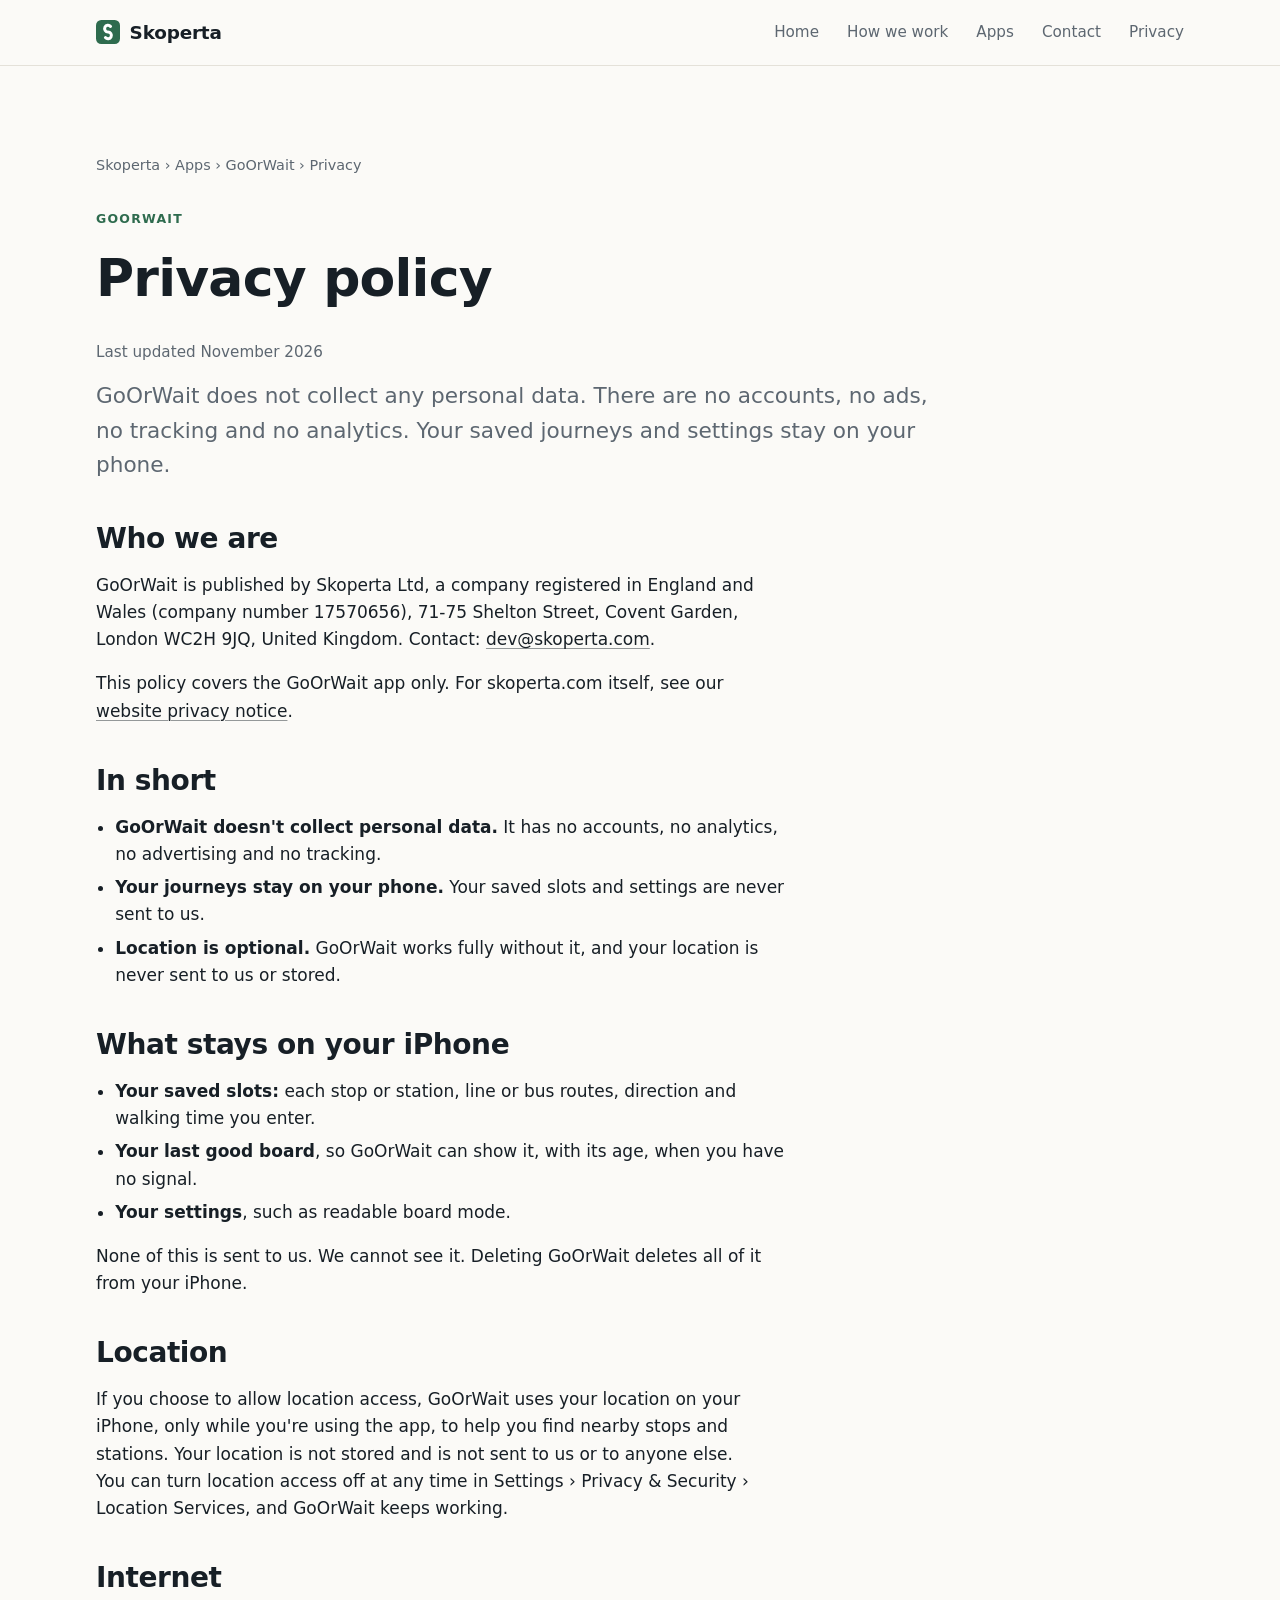
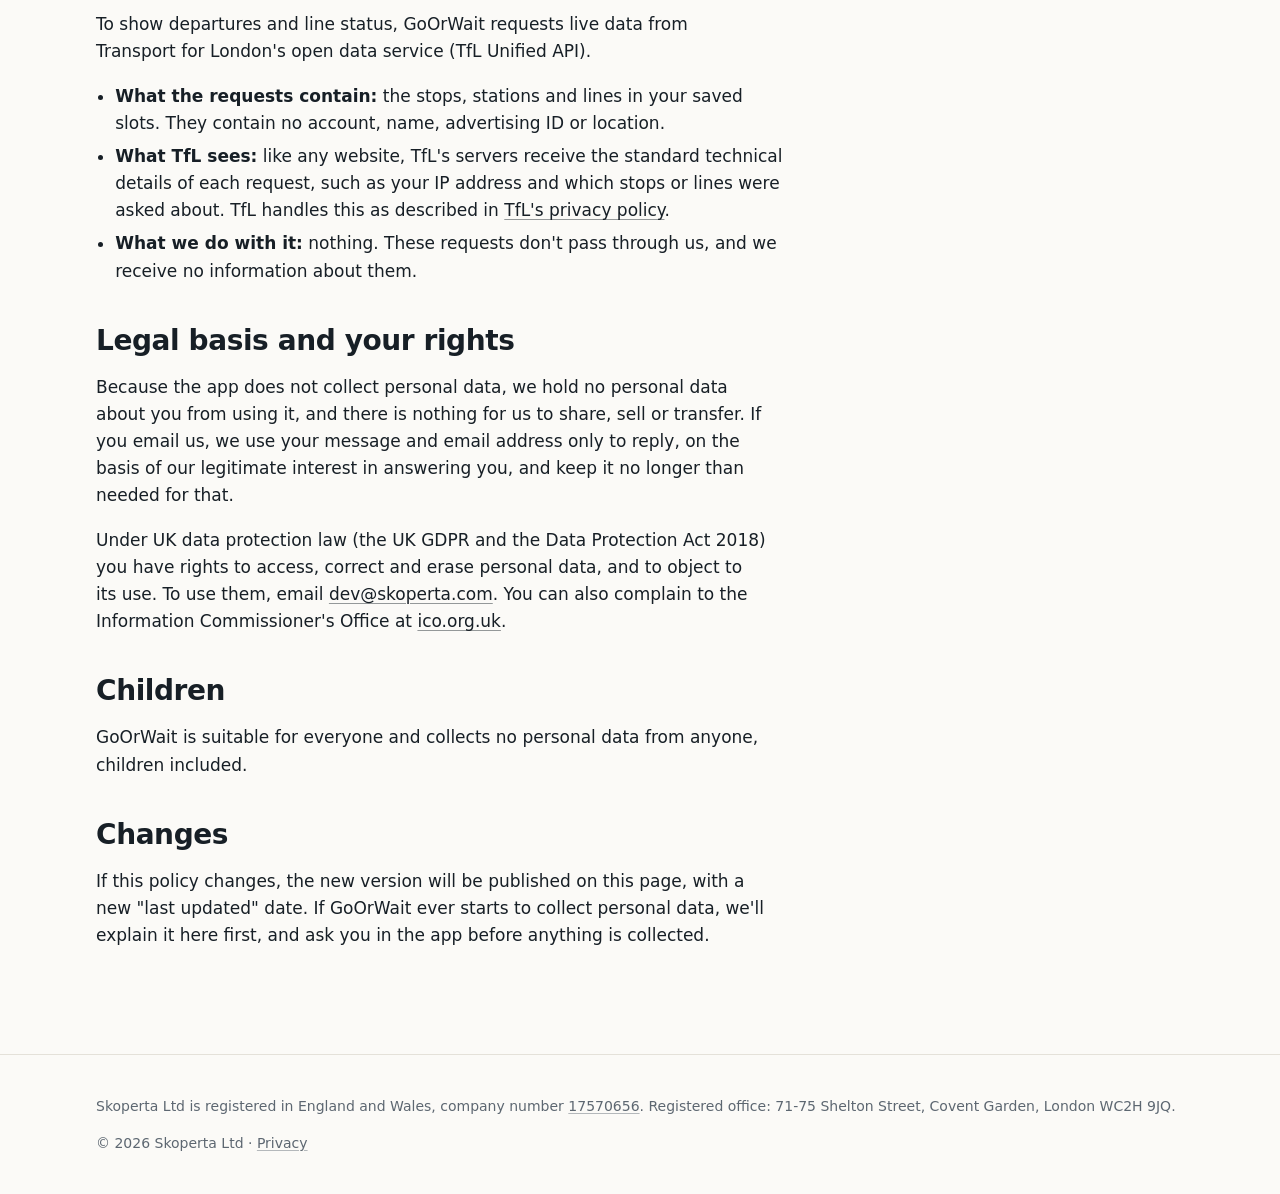
<file: apps/goorwait/privacy/index.html>
<!DOCTYPE html>
<html lang="en-GB">
<head>
  <meta charset="utf-8">
  <meta name="viewport" content="width=device-width, initial-scale=1">
  <title>GoOrWait Privacy Policy · Skoperta</title>
  <meta name="description" content="Privacy policy for the GoOrWait iOS app by Skoperta Ltd.">
  <link rel="canonical" href="https://skoperta.com/apps/goorwait/privacy/">
  <meta name="theme-color" content="#fbfaf7" media="(prefers-color-scheme: light)">
  <meta name="theme-color" content="#10161b" media="(prefers-color-scheme: dark)">
  <link rel="icon" href="/assets/favicon.svg" type="image/svg+xml">
  <link rel="icon" href="/assets/favicon.png" type="image/png" sizes="32x32">
  <link rel="apple-touch-icon" href="/assets/apple-touch-icon.png">
  <link rel="stylesheet" href="/assets/css/style.css">
</head>
<body>
  <a class="skip" href="#main">Skip to content</a>

  <header class="site-header">
    <div class="wrap bar">
      <a class="brand" href="/" aria-label="Skoperta home">
        <svg class="mark" viewBox="0 0 64 64" aria-hidden="true" focusable="false">
          <rect width="64" height="64" rx="14" fill="var(--accent)"/>
          <path d="M38.89 17.21 A9 9 0 1 0 32 32 A9 9 0 1 1 25.11 46.79" fill="none" stroke="var(--on-accent)" stroke-width="8" stroke-linecap="round"/>
        </svg>
        <span>Skoperta</span>
      </a>
      <nav class="site-nav" aria-label="Primary">
        <a href="/">Home</a>
        <a href="/#approach">How we work</a>
        <a href="/apps/">Apps</a>
        <a href="/#contact">Contact</a>
        <a href="/privacy/">Privacy</a>
      </nav>
    </div>
  </header>

  <main id="main" class="wrap prose">
    <nav class="crumbs" aria-label="Breadcrumb"><a href="/">Skoperta</a> › <a href="/apps/">Apps</a> › <a href="/apps/goorwait/">GoOrWait</a> › Privacy</nav>

    <p class="eyebrow">GoOrWait</p>
    <h1>Privacy policy</h1>
    <p class="note">Last updated November 2026</p>

    <p class="lead">GoOrWait does not collect any personal data. There are no accounts, no ads, no tracking and no analytics. Your saved journeys and settings stay on your phone.</p>

    <h2>Who we are</h2>
    <p>GoOrWait is published by Skoperta Ltd, a company registered in England and Wales (company number 17570656), 71-75 Shelton Street, Covent Garden, London WC2H 9JQ, United Kingdom. Contact: <a href="mailto:dev@skoperta.com">dev@skoperta.com</a>.</p>
    <p>This policy covers the GoOrWait app only. For skoperta.com itself, see our <a href="/privacy/">website privacy notice</a>.</p>

    <h2>In short</h2>
    <ul>
      <li><strong>GoOrWait doesn't collect personal data.</strong> It has no accounts, no analytics, no advertising and no tracking.</li>
      <li><strong>Your journeys stay on your phone.</strong> Your saved slots and settings are never sent to us.</li>
      <li><strong>Location is optional.</strong> GoOrWait works fully without it, and your location is never sent to us or stored.</li>
    </ul>

    <h2>What stays on your iPhone</h2>
    <ul>
      <li><strong>Your saved slots:</strong> each stop or station, line or bus routes, direction and walking time you enter.</li>
      <li><strong>Your last good board</strong>, so GoOrWait can show it, with its age, when you have no signal.</li>
      <li><strong>Your settings</strong>, such as readable board mode.</li>
    </ul>
    <p>None of this is sent to us. We cannot see it. Deleting GoOrWait deletes all of it from your iPhone.</p>

    <h2>Location</h2>
    <p>If you choose to allow location access, GoOrWait uses your location on your iPhone, only while you're using the app, to help you find nearby stops and stations. Your location is not stored and is not sent to us or to anyone else. You can turn location access off at any time in Settings › Privacy &amp; Security › Location Services, and GoOrWait keeps working.</p>

    <h2>Internet</h2>
    <p>To show departures and line status, GoOrWait requests live data from Transport for London's open data service (TfL Unified API).</p>
    <ul>
      <li><strong>What the requests contain:</strong> the stops, stations and lines in your saved slots. They contain no account, name, advertising ID or location.</li>
      <li><strong>What TfL sees:</strong> like any website, TfL's servers receive the standard technical details of each request, such as your IP address and which stops or lines were asked about. TfL handles this as described in <a href="https://tfl.gov.uk/corporate/privacy-and-cookies/">TfL's privacy policy</a>.</li>
      <li><strong>What we do with it:</strong> nothing. These requests don't pass through us, and we receive no information about them.</li>
    </ul>

    <h2>Legal basis and your rights</h2>
    <p>Because the app does not collect personal data, we hold no personal data about you from using it, and there is nothing for us to share, sell or transfer. If you email us, we use your message and email address only to reply, on the basis of our legitimate interest in answering you, and keep it no longer than needed for that.</p>
    <p>Under UK data protection law (the UK GDPR and the Data Protection Act 2018) you have rights to access, correct and erase personal data, and to object to its use. To use them, email <a href="mailto:dev@skoperta.com">dev@skoperta.com</a>. You can also complain to the Information Commissioner's Office at <a href="https://ico.org.uk/make-a-complaint/">ico.org.uk</a>.</p>

    <h2>Children</h2>
    <p>GoOrWait is suitable for everyone and collects no personal data from anyone, children included.</p>

    <h2>Changes</h2>
    <p>If this policy changes, the new version will be published on this page, with a new "last updated" date. If GoOrWait ever starts to collect personal data, we'll explain it here first, and ask you in the app before anything is collected.</p>
  </main>

  <footer class="site-footer">
    <div class="wrap">
      <p>Skoperta Ltd is registered in England and Wales, company number <a href="https://find-and-update.company-information.service.gov.uk/company/17570656">17570656</a>. Registered office: 71-75 Shelton Street, Covent Garden, London WC2H 9JQ.</p>
      <p>© 2026 Skoperta Ltd · <a href="/privacy/">Privacy</a></p>
    </div>
  </footer>
</body>
</html>
</file>
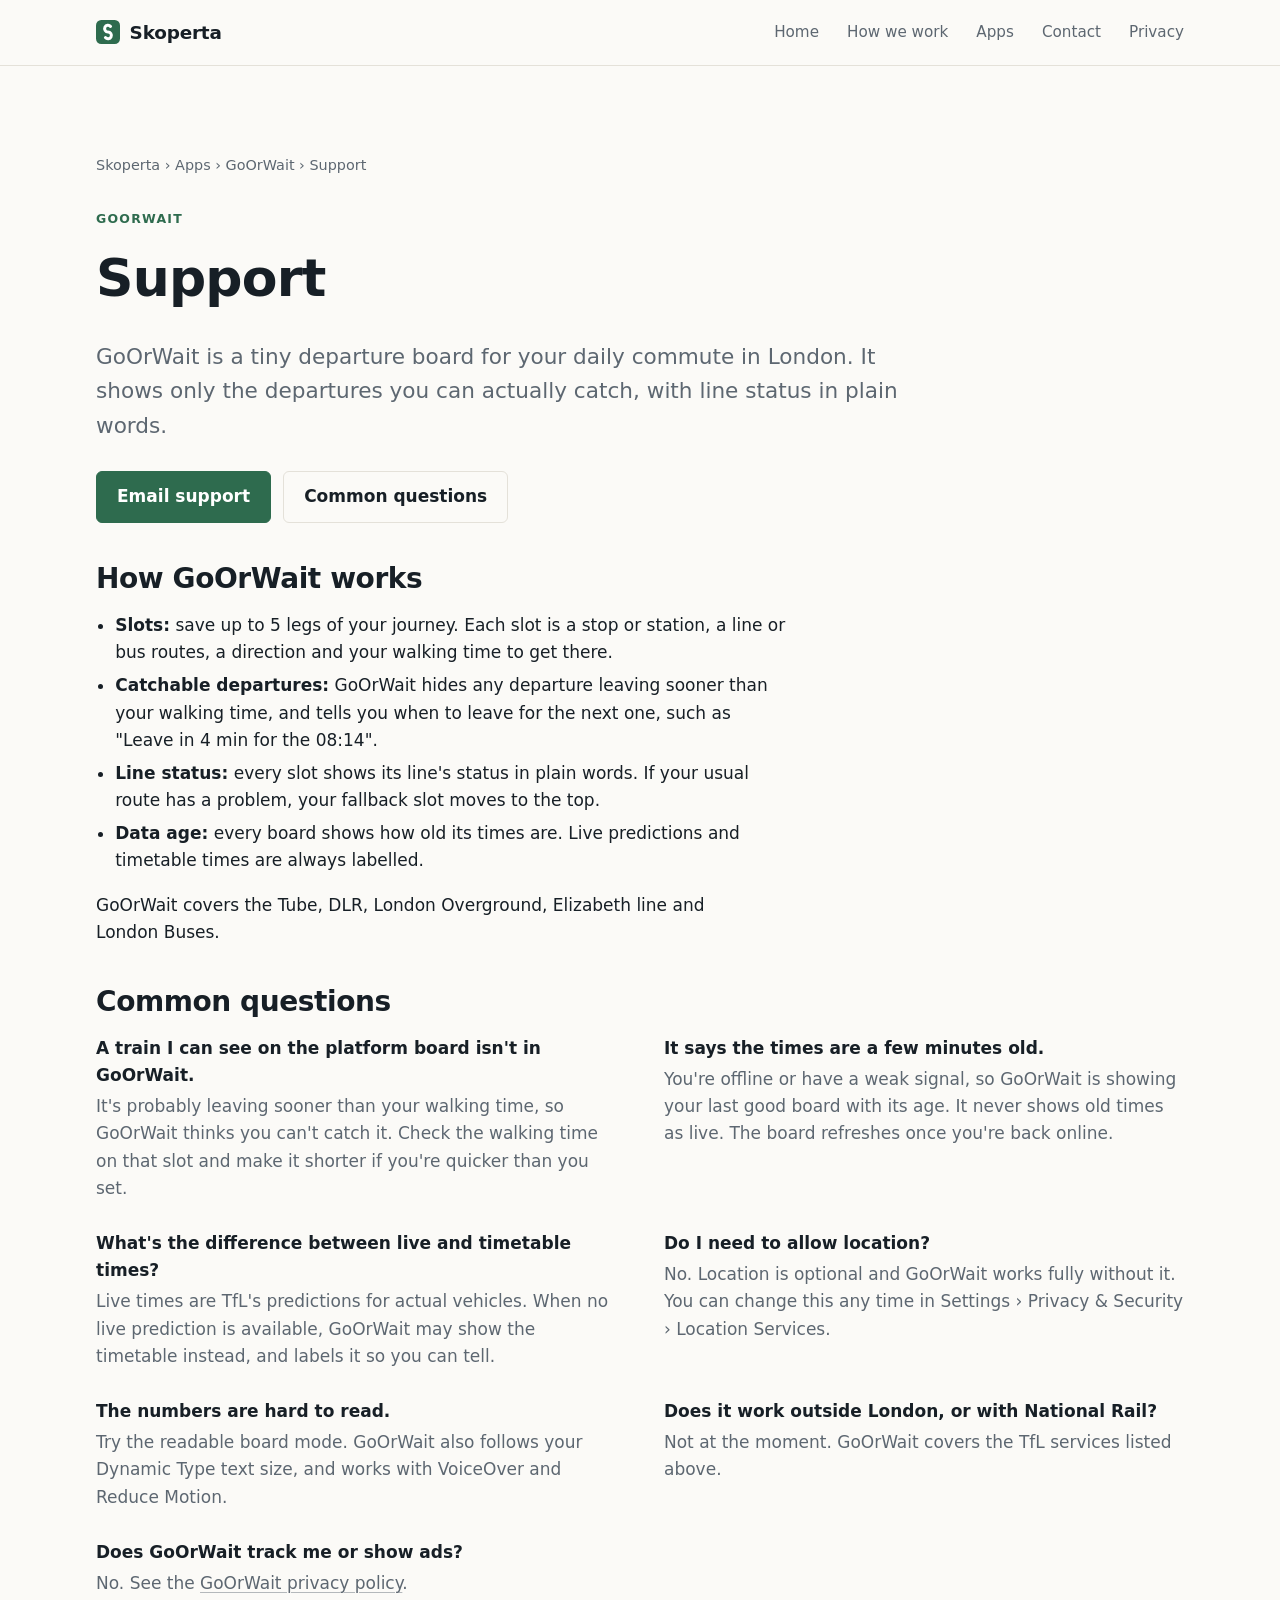
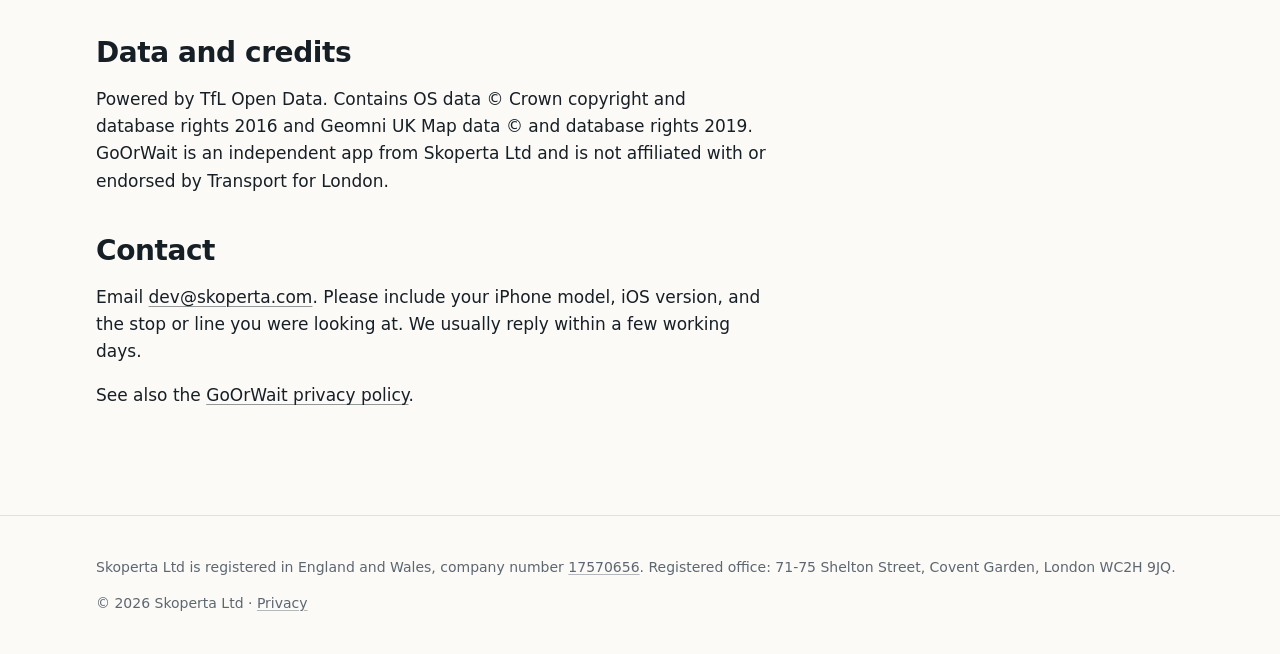
<file: apps/goorwait/support/index.html>
<!DOCTYPE html>
<html lang="en-GB">
<head>
  <meta charset="utf-8">
  <meta name="viewport" content="width=device-width, initial-scale=1">
  <title>GoOrWait Support · Skoperta</title>
  <meta name="description" content="Help with GoOrWait, the departure board for your daily London commute, by Skoperta Ltd.">
  <link rel="canonical" href="https://skoperta.com/apps/goorwait/support/">
  <meta name="theme-color" content="#fbfaf7" media="(prefers-color-scheme: light)">
  <meta name="theme-color" content="#10161b" media="(prefers-color-scheme: dark)">
  <link rel="icon" href="/assets/favicon.svg" type="image/svg+xml">
  <link rel="icon" href="/assets/favicon.png" type="image/png" sizes="32x32">
  <link rel="apple-touch-icon" href="/assets/apple-touch-icon.png">
  <link rel="stylesheet" href="/assets/css/style.css">
</head>
<body>
  <a class="skip" href="#main">Skip to content</a>

  <header class="site-header">
    <div class="wrap bar">
      <a class="brand" href="/" aria-label="Skoperta home">
        <svg class="mark" viewBox="0 0 64 64" aria-hidden="true" focusable="false">
          <rect width="64" height="64" rx="14" fill="var(--accent)"/>
          <path d="M38.89 17.21 A9 9 0 1 0 32 32 A9 9 0 1 1 25.11 46.79" fill="none" stroke="var(--on-accent)" stroke-width="8" stroke-linecap="round"/>
        </svg>
        <span>Skoperta</span>
      </a>
      <nav class="site-nav" aria-label="Primary">
        <a href="/">Home</a>
        <a href="/#approach">How we work</a>
        <a href="/apps/">Apps</a>
        <a href="/#contact">Contact</a>
        <a href="/privacy/">Privacy</a>
      </nav>
    </div>
  </header>

  <main id="main" class="wrap prose">
    <nav class="crumbs" aria-label="Breadcrumb"><a href="/">Skoperta</a> › <a href="/apps/">Apps</a> › <a href="/apps/goorwait/">GoOrWait</a> › Support</nav>

    <p class="eyebrow">GoOrWait</p>
    <h1>Support</h1>
    <p class="lead">GoOrWait is a tiny departure board for your daily commute in London. It shows only the departures you can actually catch, with line status in plain words.</p>
    <p class="cta-row">
      <a class="button" href="mailto:dev@skoperta.com?subject=GoOrWait">Email support</a>
      <a class="button secondary" href="#questions">Common questions</a>
    </p>

    <h2>How GoOrWait works</h2>
    <ul>
      <li><strong>Slots:</strong> save up to 5 legs of your journey. Each slot is a stop or station, a line or bus routes, a direction and your walking time to get there.</li>
      <li><strong>Catchable departures:</strong> GoOrWait hides any departure leaving sooner than your walking time, and tells you when to leave for the next one, such as "Leave in 4 min for the 08:14".</li>
      <li><strong>Line status:</strong> every slot shows its line's status in plain words. If your usual route has a problem, your fallback slot moves to the top.</li>
      <li><strong>Data age:</strong> every board shows how old its times are. Live predictions and timetable times are always labelled.</li>
    </ul>
    <p>GoOrWait covers the Tube, DLR, London Overground, Elizabeth line and London Buses.</p>

    <h2 id="questions">Common questions</h2>
    <dl class="principles">
      <div>
        <dt>A train I can see on the platform board isn't in GoOrWait.</dt>
        <dd>It's probably leaving sooner than your walking time, so GoOrWait thinks you can't catch it. Check the walking time on that slot and make it shorter if you're quicker than you set.</dd>
      </div>
      <div>
        <dt>It says the times are a few minutes old.</dt>
        <dd>You're offline or have a weak signal, so GoOrWait is showing your last good board with its age. It never shows old times as live. The board refreshes once you're back online.</dd>
      </div>
      <div>
        <dt>What's the difference between live and timetable times?</dt>
        <dd>Live times are TfL's predictions for actual vehicles. When no live prediction is available, GoOrWait may show the timetable instead, and labels it so you can tell.</dd>
      </div>
      <div>
        <dt>Do I need to allow location?</dt>
        <dd>No. Location is optional and GoOrWait works fully without it. You can change this any time in Settings › Privacy &amp; Security › Location Services.</dd>
      </div>
      <div>
        <dt>The numbers are hard to read.</dt>
        <dd>Try the readable board mode. GoOrWait also follows your Dynamic Type text size, and works with VoiceOver and Reduce Motion.</dd>
      </div>
      <div>
        <dt>Does it work outside London, or with National Rail?</dt>
        <dd>Not at the moment. GoOrWait covers the TfL services listed above.</dd>
      </div>
      <div>
        <dt>Does GoOrWait track me or show ads?</dt>
        <dd>No. See the <a href="/apps/goorwait/privacy/">GoOrWait privacy policy</a>.</dd>
      </div>
    </dl>

    <h2>Data and credits</h2>
    <p>Powered by TfL Open Data. Contains OS data © Crown copyright and database rights 2016 and Geomni UK Map data © and database rights 2019. GoOrWait is an independent app from Skoperta Ltd and is not affiliated with or endorsed by Transport for London.</p>

    <h2>Contact</h2>
    <p>Email <a href="mailto:dev@skoperta.com?subject=GoOrWait">dev@skoperta.com</a>. Please include your iPhone model, iOS version, and the stop or line you were looking at. We usually reply within a few working days.</p>
    <p>See also the <a href="/apps/goorwait/privacy/">GoOrWait privacy policy</a>.</p>
  </main>

  <footer class="site-footer">
    <div class="wrap">
      <p>Skoperta Ltd is registered in England and Wales, company number <a href="https://find-and-update.company-information.service.gov.uk/company/17570656">17570656</a>. Registered office: 71-75 Shelton Street, Covent Garden, London WC2H 9JQ.</p>
      <p>© 2026 Skoperta Ltd · <a href="/privacy/">Privacy</a></p>
    </div>
  </footer>
</body>
</html>
</file>
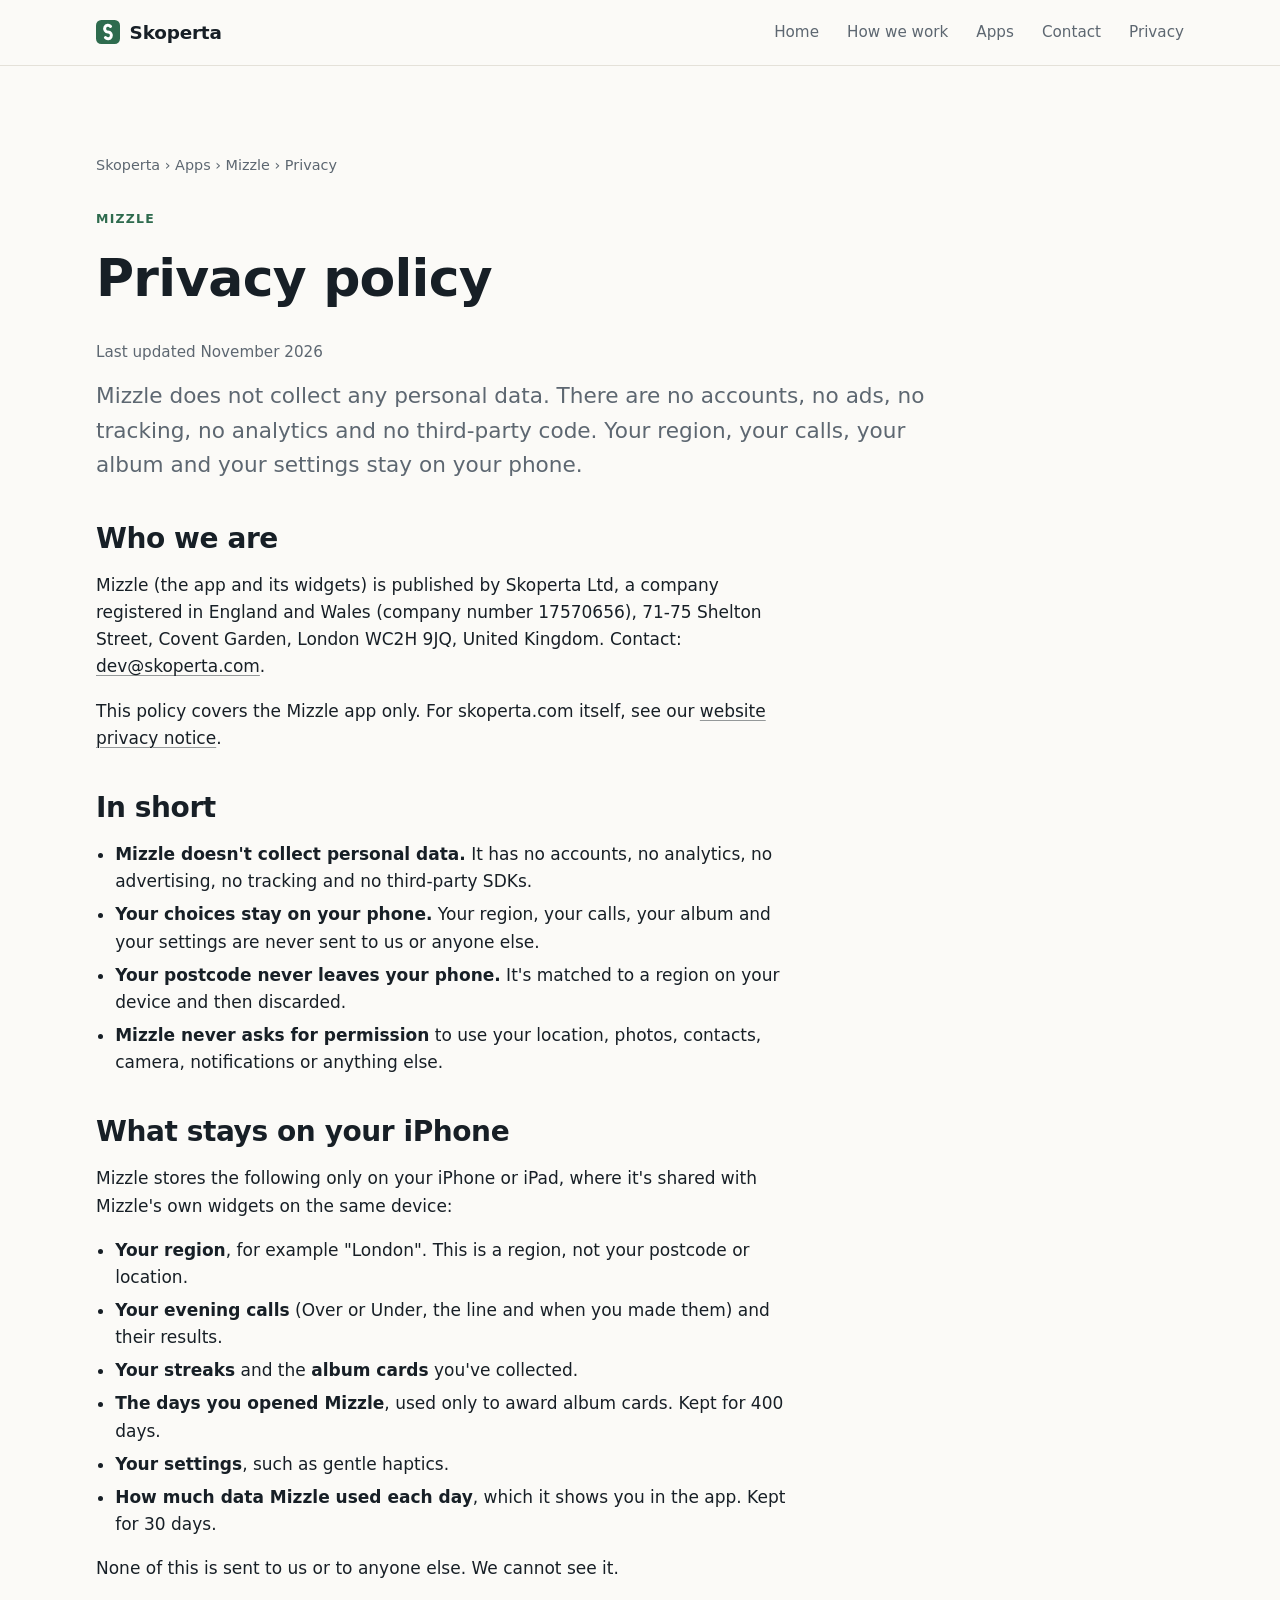
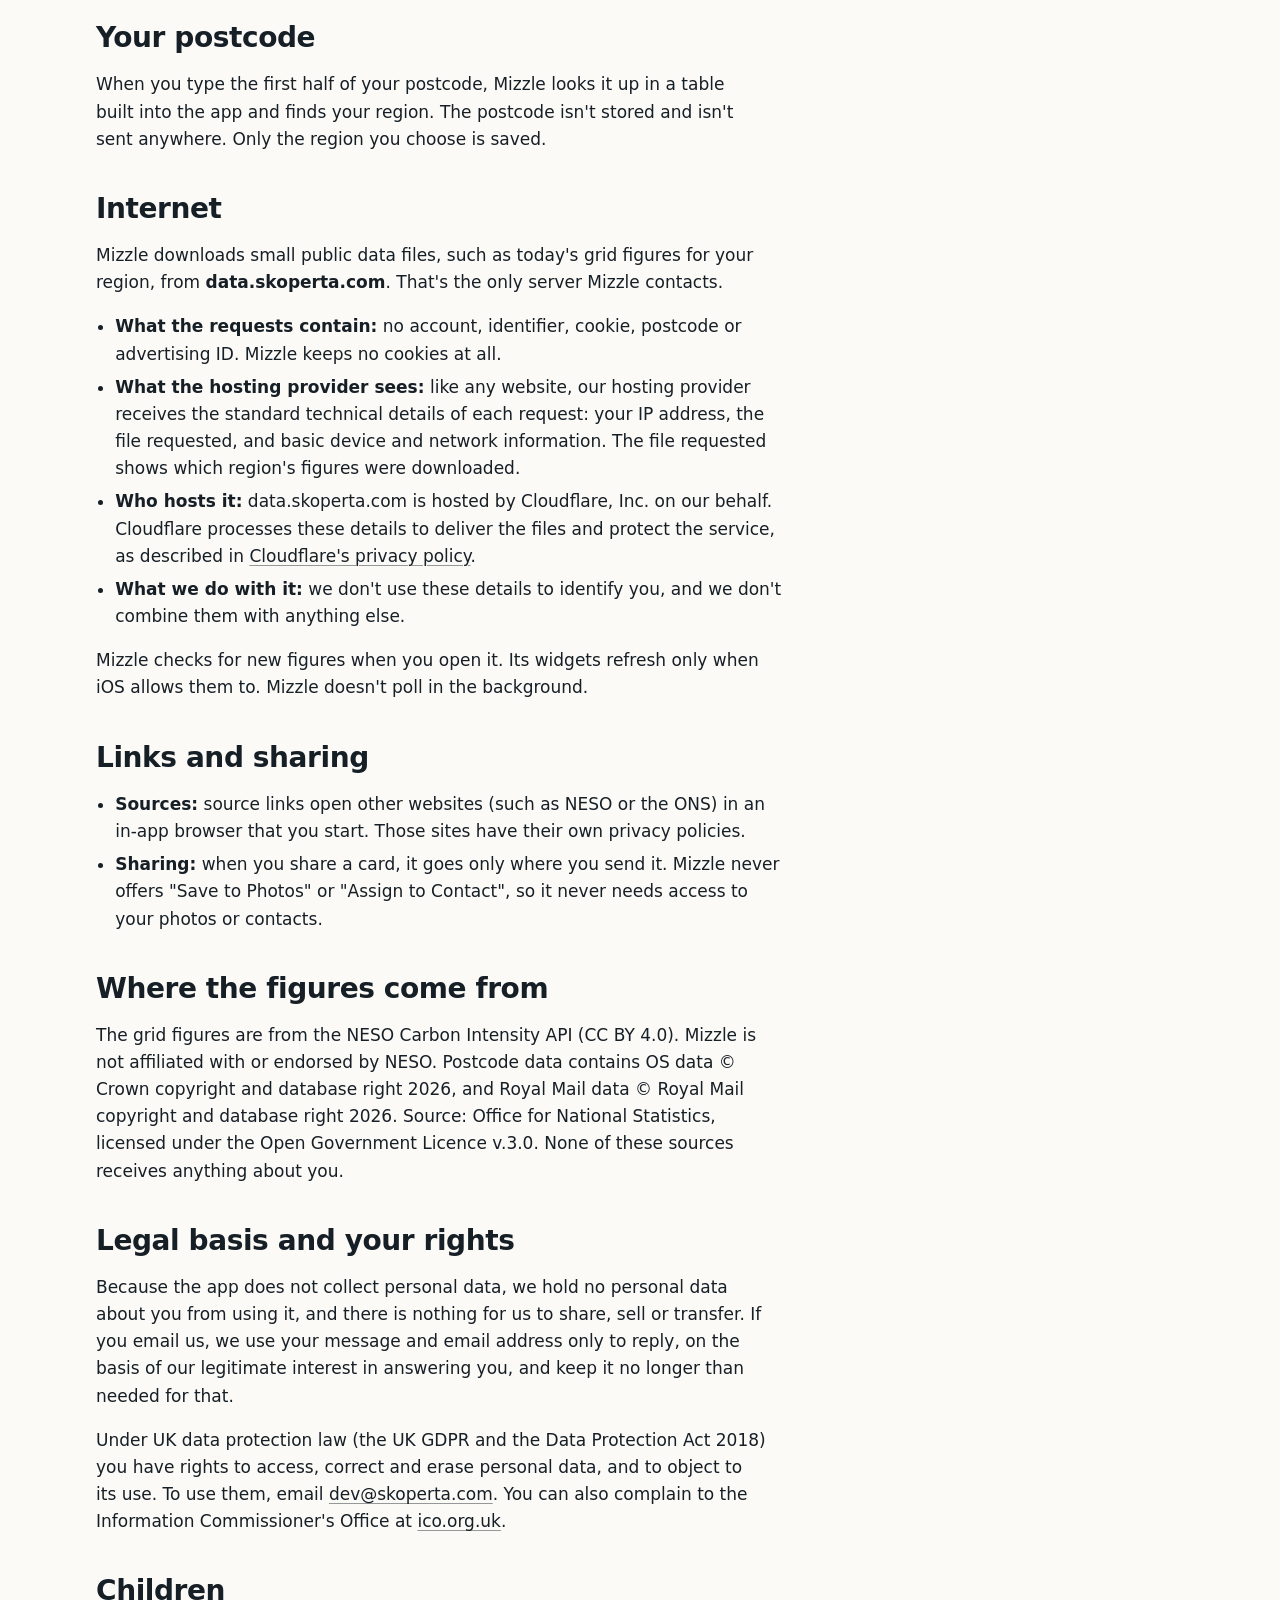
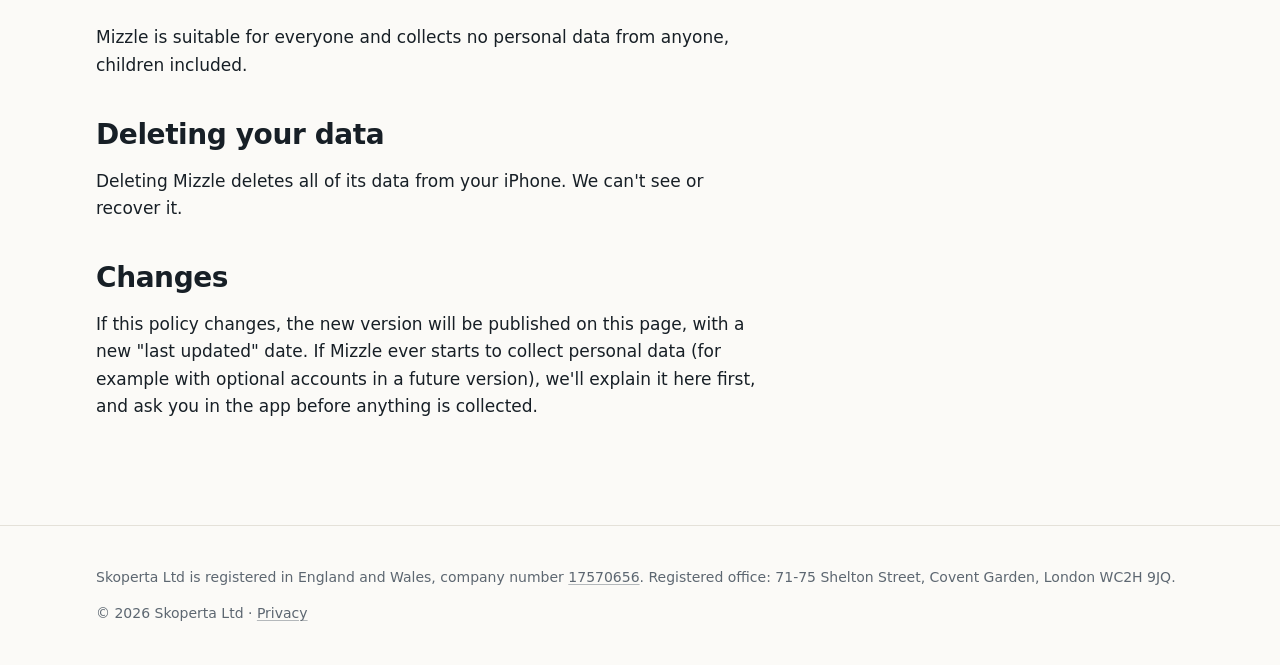
<file: apps/mizzle/privacy/index.html>
<!DOCTYPE html>
<html lang="en-GB">
<head>
  <meta charset="utf-8">
  <meta name="viewport" content="width=device-width, initial-scale=1">
  <title>Mizzle Privacy Policy · Skoperta</title>
  <meta name="description" content="Privacy policy for the Mizzle iOS app by Skoperta Ltd.">
  <link rel="canonical" href="https://skoperta.com/apps/mizzle/privacy/">
  <meta name="theme-color" content="#fbfaf7" media="(prefers-color-scheme: light)">
  <meta name="theme-color" content="#10161b" media="(prefers-color-scheme: dark)">
  <link rel="icon" href="/assets/favicon.svg" type="image/svg+xml">
  <link rel="icon" href="/assets/favicon.png" type="image/png" sizes="32x32">
  <link rel="apple-touch-icon" href="/assets/apple-touch-icon.png">
  <link rel="stylesheet" href="/assets/css/style.css">
</head>
<body>
  <a class="skip" href="#main">Skip to content</a>

  <header class="site-header">
    <div class="wrap bar">
      <a class="brand" href="/" aria-label="Skoperta home">
        <svg class="mark" viewBox="0 0 64 64" aria-hidden="true" focusable="false">
          <rect width="64" height="64" rx="14" fill="var(--accent)"/>
          <path d="M38.89 17.21 A9 9 0 1 0 32 32 A9 9 0 1 1 25.11 46.79" fill="none" stroke="var(--on-accent)" stroke-width="8" stroke-linecap="round"/>
        </svg>
        <span>Skoperta</span>
      </a>
      <nav class="site-nav" aria-label="Primary">
        <a href="/">Home</a>
        <a href="/#approach">How we work</a>
        <a href="/apps/">Apps</a>
        <a href="/#contact">Contact</a>
        <a href="/privacy/">Privacy</a>
      </nav>
    </div>
  </header>

  <main id="main" class="wrap prose">
    <nav class="crumbs" aria-label="Breadcrumb"><a href="/">Skoperta</a> › <a href="/apps/">Apps</a> › <a href="/apps/mizzle/">Mizzle</a> › Privacy</nav>

    <p class="eyebrow">Mizzle</p>
    <h1>Privacy policy</h1>
    <p class="note">Last updated November 2026</p>

    <p class="lead">Mizzle does not collect any personal data. There are no accounts, no ads, no tracking, no analytics and no third-party code. Your region, your calls, your album and your settings stay on your phone.</p>

    <h2>Who we are</h2>
    <p>Mizzle (the app and its widgets) is published by Skoperta Ltd, a company registered in England and Wales (company number 17570656), 71-75 Shelton Street, Covent Garden, London WC2H 9JQ, United Kingdom. Contact: <a href="mailto:dev@skoperta.com">dev@skoperta.com</a>.</p>
    <p>This policy covers the Mizzle app only. For skoperta.com itself, see our <a href="/privacy/">website privacy notice</a>.</p>

    <h2>In short</h2>
    <ul>
      <li><strong>Mizzle doesn't collect personal data.</strong> It has no accounts, no analytics, no advertising, no tracking and no third-party SDKs.</li>
      <li><strong>Your choices stay on your phone.</strong> Your region, your calls, your album and your settings are never sent to us or anyone else.</li>
      <li><strong>Your postcode never leaves your phone.</strong> It's matched to a region on your device and then discarded.</li>
      <li><strong>Mizzle never asks for permission</strong> to use your location, photos, contacts, camera, notifications or anything else.</li>
    </ul>

    <h2>What stays on your iPhone</h2>
    <p>Mizzle stores the following only on your iPhone or iPad, where it's shared with Mizzle's own widgets on the same device:</p>
    <ul>
      <li><strong>Your region</strong>, for example "London". This is a region, not your postcode or location.</li>
      <li><strong>Your evening calls</strong> (Over or Under, the line and when you made them) and their results.</li>
      <li><strong>Your streaks</strong> and the <strong>album cards</strong> you've collected.</li>
      <li><strong>The days you opened Mizzle</strong>, used only to award album cards. Kept for 400 days.</li>
      <li><strong>Your settings</strong>, such as gentle haptics.</li>
      <li><strong>How much data Mizzle used each day</strong>, which it shows you in the app. Kept for 30 days.</li>
    </ul>
    <p>None of this is sent to us or to anyone else. We cannot see it.</p>

    <h2>Your postcode</h2>
    <p>When you type the first half of your postcode, Mizzle looks it up in a table built into the app and finds your region. The postcode isn't stored and isn't sent anywhere. Only the region you choose is saved.</p>

    <h2>Internet</h2>
    <p>Mizzle downloads small public data files, such as today's grid figures for your region, from <strong>data.skoperta.com</strong>. That's the only server Mizzle contacts.</p>
    <ul>
      <li><strong>What the requests contain:</strong> no account, identifier, cookie, postcode or advertising ID. Mizzle keeps no cookies at all.</li>
      <li><strong>What the hosting provider sees:</strong> like any website, our hosting provider receives the standard technical details of each request: your IP address, the file requested, and basic device and network information. The file requested shows which region's figures were downloaded.</li>
      <li><strong>Who hosts it:</strong> data.skoperta.com is hosted by Cloudflare, Inc. on our behalf. Cloudflare processes these details to deliver the files and protect the service, as described in <a href="https://www.cloudflare.com/privacypolicy/">Cloudflare's privacy policy</a>.</li>
      <li><strong>What we do with it:</strong> we don't use these details to identify you, and we don't combine them with anything else.</li>
    </ul>
    <p>Mizzle checks for new figures when you open it. Its widgets refresh only when iOS allows them to. Mizzle doesn't poll in the background.</p>

    <h2>Links and sharing</h2>
    <ul>
      <li><strong>Sources:</strong> source links open other websites (such as NESO or the ONS) in an in-app browser that you start. Those sites have their own privacy policies.</li>
      <li><strong>Sharing:</strong> when you share a card, it goes only where you send it. Mizzle never offers "Save to Photos" or "Assign to Contact", so it never needs access to your photos or contacts.</li>
    </ul>

    <h2>Where the figures come from</h2>
    <p>The grid figures are from the NESO Carbon Intensity API (CC BY 4.0). Mizzle is not affiliated with or endorsed by NESO. Postcode data contains OS data © Crown copyright and database right 2026, and Royal Mail data © Royal Mail copyright and database right 2026. Source: Office for National Statistics, licensed under the Open Government Licence v.3.0. None of these sources receives anything about you.</p>

    <h2>Legal basis and your rights</h2>
    <p>Because the app does not collect personal data, we hold no personal data about you from using it, and there is nothing for us to share, sell or transfer. If you email us, we use your message and email address only to reply, on the basis of our legitimate interest in answering you, and keep it no longer than needed for that.</p>
    <p>Under UK data protection law (the UK GDPR and the Data Protection Act 2018) you have rights to access, correct and erase personal data, and to object to its use. To use them, email <a href="mailto:dev@skoperta.com">dev@skoperta.com</a>. You can also complain to the Information Commissioner's Office at <a href="https://ico.org.uk/make-a-complaint/">ico.org.uk</a>.</p>

    <h2>Children</h2>
    <p>Mizzle is suitable for everyone and collects no personal data from anyone, children included.</p>

    <h2>Deleting your data</h2>
    <p>Deleting Mizzle deletes all of its data from your iPhone. We can't see or recover it.</p>

    <h2>Changes</h2>
    <p>If this policy changes, the new version will be published on this page, with a new "last updated" date. If Mizzle ever starts to collect personal data (for example with optional accounts in a future version), we'll explain it here first, and ask you in the app before anything is collected.</p>
  </main>

  <footer class="site-footer">
    <div class="wrap">
      <p>Skoperta Ltd is registered in England and Wales, company number <a href="https://find-and-update.company-information.service.gov.uk/company/17570656">17570656</a>. Registered office: 71-75 Shelton Street, Covent Garden, London WC2H 9JQ.</p>
      <p>© 2026 Skoperta Ltd · <a href="/privacy/">Privacy</a></p>
    </div>
  </footer>
</body>
</html>
</file>
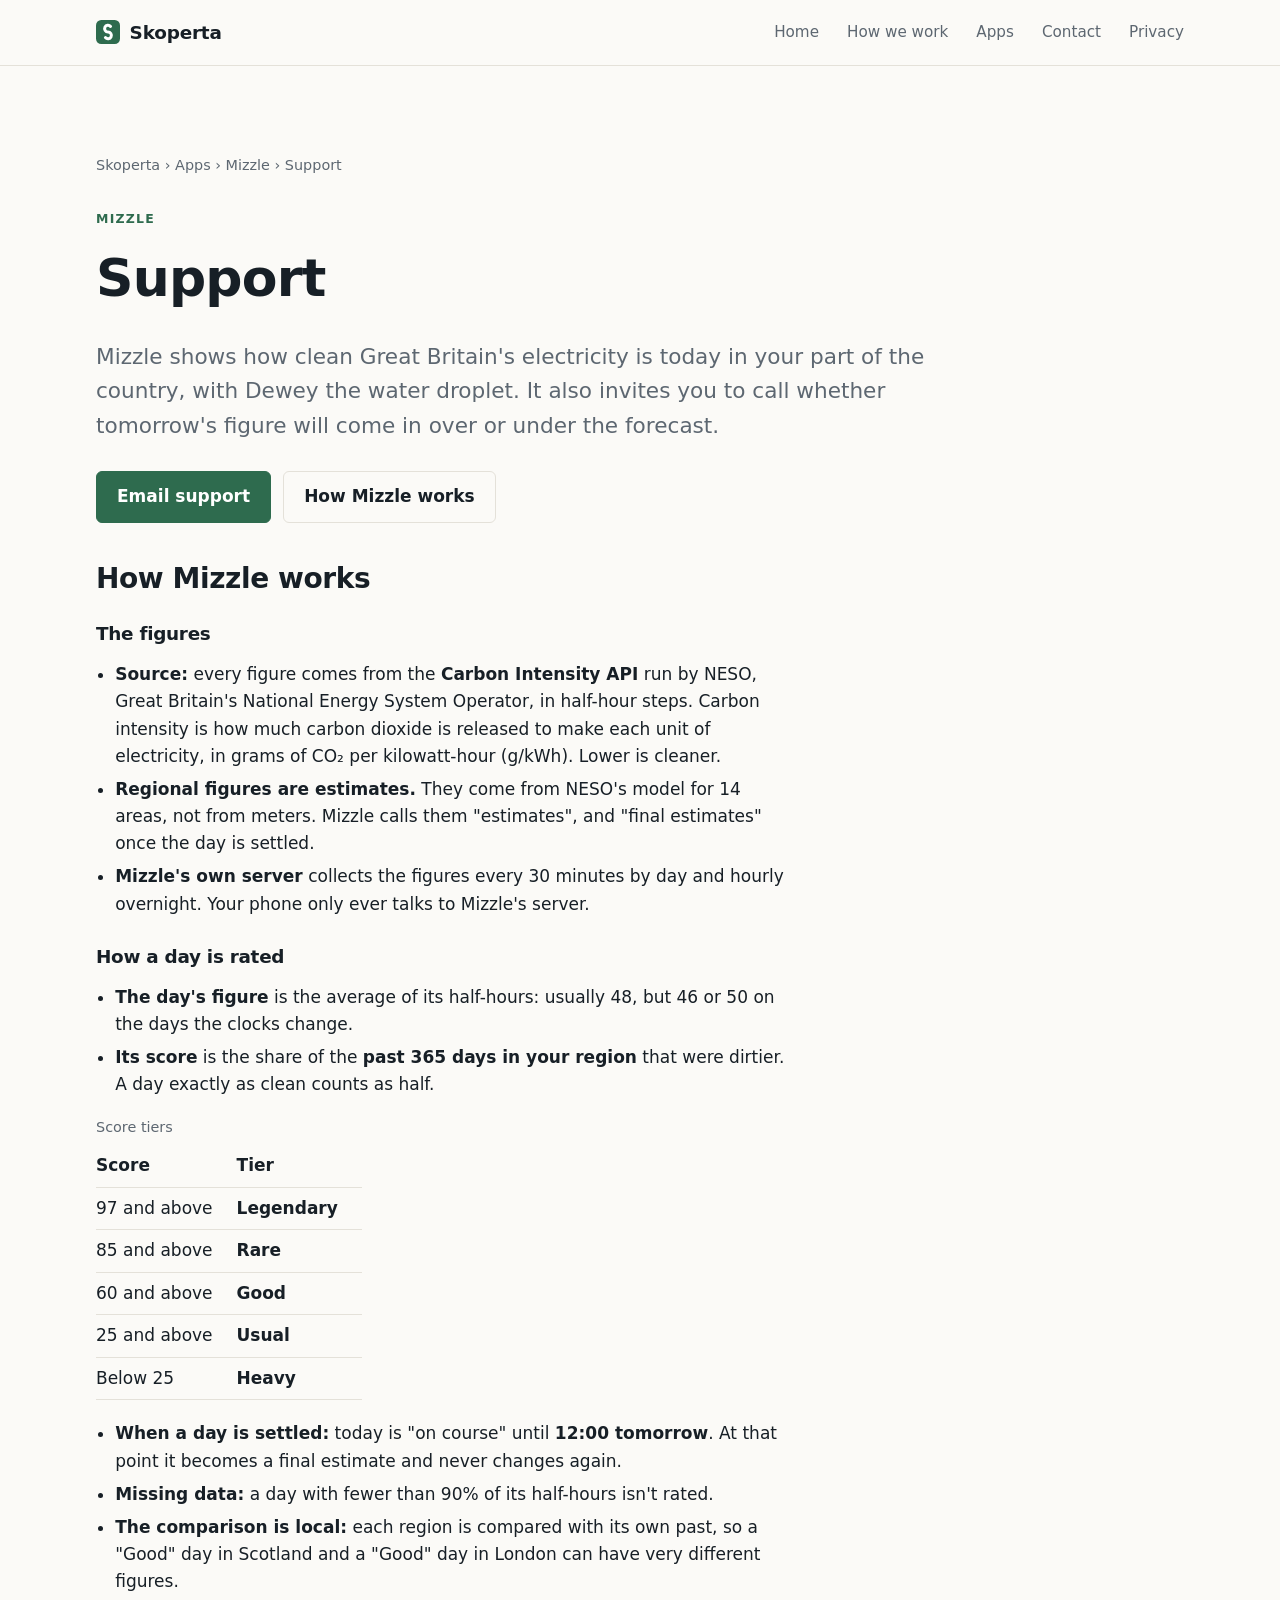
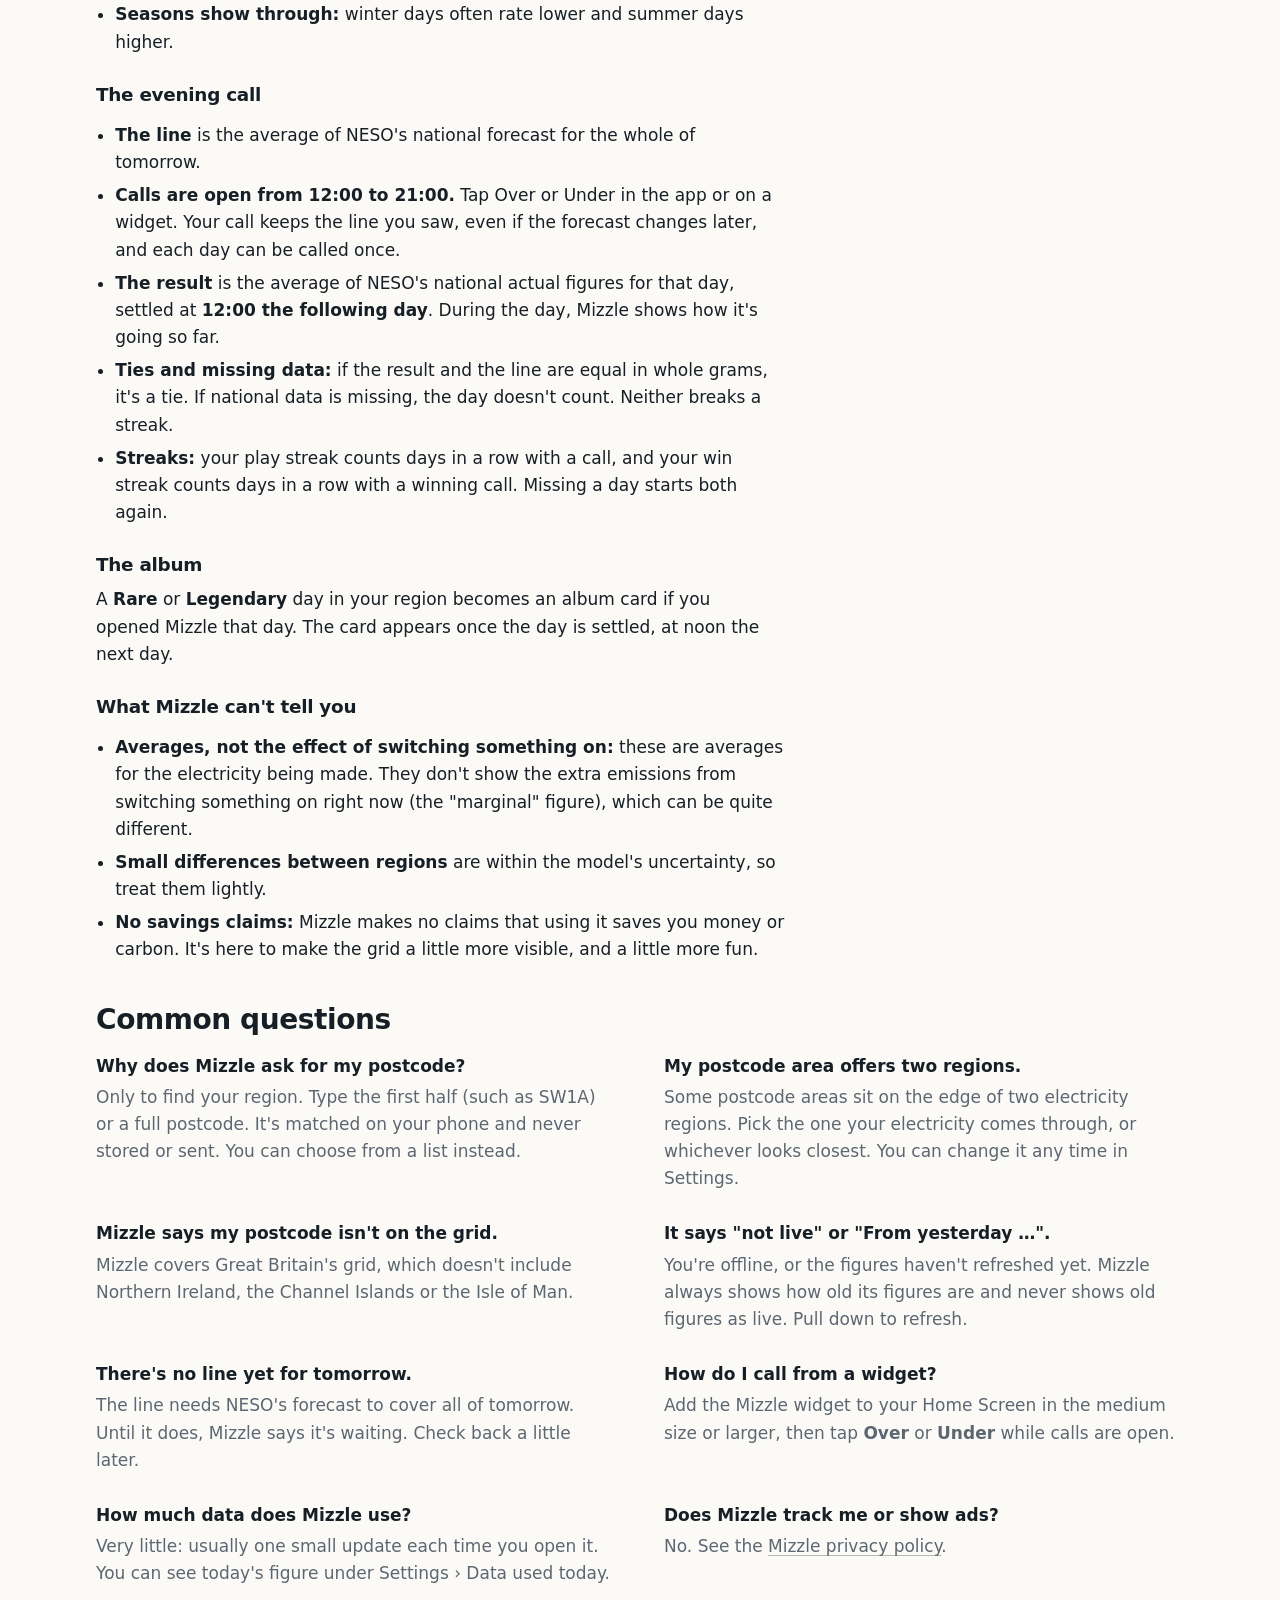
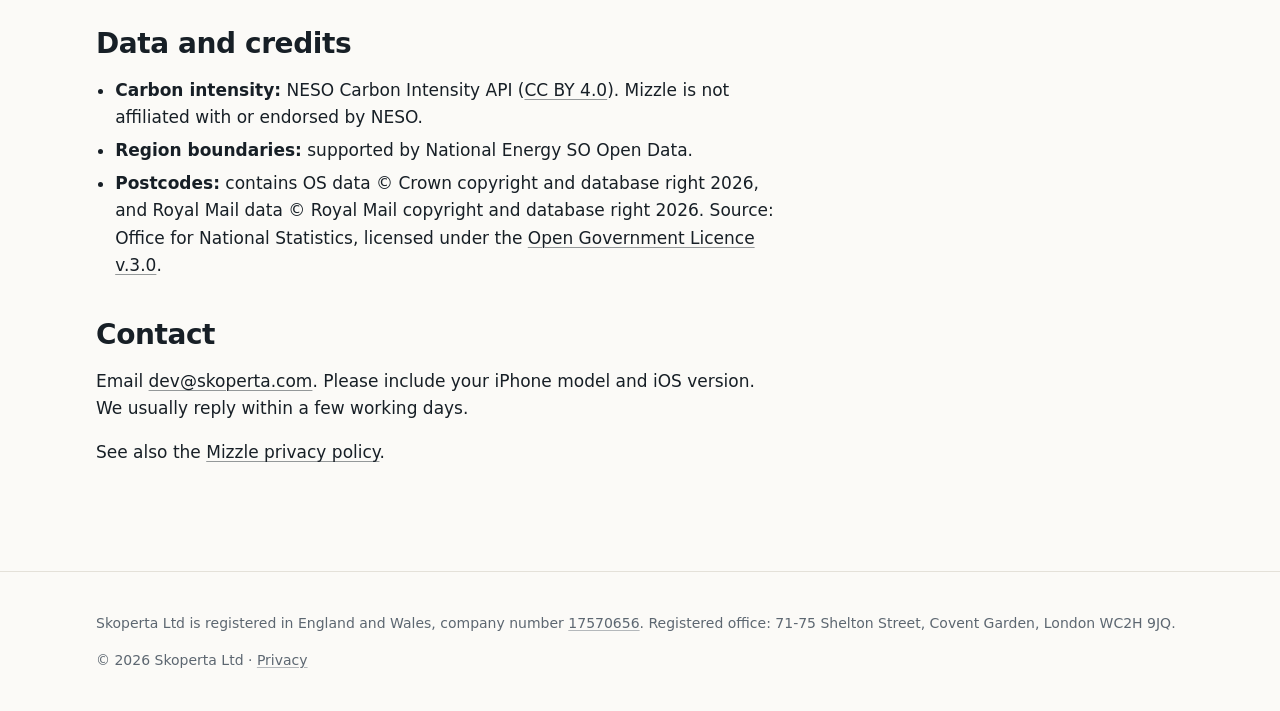
<file: apps/mizzle/support/index.html>
<!DOCTYPE html>
<html lang="en-GB">
<head>
  <meta charset="utf-8">
  <meta name="viewport" content="width=device-width, initial-scale=1">
  <title>Mizzle Support · Skoperta</title>
  <meta name="description" content="Help and contact for the Mizzle iOS app by Skoperta Ltd.">
  <link rel="canonical" href="https://skoperta.com/apps/mizzle/support/">
  <meta name="theme-color" content="#fbfaf7" media="(prefers-color-scheme: light)">
  <meta name="theme-color" content="#10161b" media="(prefers-color-scheme: dark)">
  <link rel="icon" href="/assets/favicon.svg" type="image/svg+xml">
  <link rel="icon" href="/assets/favicon.png" type="image/png" sizes="32x32">
  <link rel="apple-touch-icon" href="/assets/apple-touch-icon.png">
  <link rel="stylesheet" href="/assets/css/style.css">
</head>
<body>
  <a class="skip" href="#main">Skip to content</a>

  <header class="site-header">
    <div class="wrap bar">
      <a class="brand" href="/" aria-label="Skoperta home">
        <svg class="mark" viewBox="0 0 64 64" aria-hidden="true" focusable="false">
          <rect width="64" height="64" rx="14" fill="var(--accent)"/>
          <path d="M38.89 17.21 A9 9 0 1 0 32 32 A9 9 0 1 1 25.11 46.79" fill="none" stroke="var(--on-accent)" stroke-width="8" stroke-linecap="round"/>
        </svg>
        <span>Skoperta</span>
      </a>
      <nav class="site-nav" aria-label="Primary">
        <a href="/">Home</a>
        <a href="/#approach">How we work</a>
        <a href="/apps/">Apps</a>
        <a href="/#contact">Contact</a>
        <a href="/privacy/">Privacy</a>
      </nav>
    </div>
  </header>

  <main id="main" class="wrap prose">
    <nav class="crumbs" aria-label="Breadcrumb"><a href="/">Skoperta</a> › <a href="/apps/">Apps</a> › <a href="/apps/mizzle/">Mizzle</a> › Support</nav>

    <p class="eyebrow">Mizzle</p>
    <h1>Support</h1>
    <p class="lead">Mizzle shows how clean Great Britain's electricity is today in your part of the country, with Dewey the water droplet. It also invites you to call whether tomorrow's figure will come in over or under the forecast.</p>
    <p class="cta-row">
      <a class="button" href="mailto:dev@skoperta.com?subject=Mizzle">Email support</a>
      <a class="button secondary" href="#how-mizzle-works">How Mizzle works</a>
    </p>

    <h2 id="how-mizzle-works">How Mizzle works</h2>

    <h3>The figures</h3>
    <ul>
      <li><strong>Source:</strong> every figure comes from the <strong>Carbon Intensity API</strong> run by NESO, Great Britain's National Energy System Operator, in half-hour steps. Carbon intensity is how much carbon dioxide is released to make each unit of electricity, in grams of CO₂ per kilowatt-hour (g/kWh). Lower is cleaner.</li>
      <li><strong>Regional figures are estimates.</strong> They come from NESO's model for 14 areas, not from meters. Mizzle calls them "estimates", and "final estimates" once the day is settled.</li>
      <li><strong>Mizzle's own server</strong> collects the figures every 30 minutes by day and hourly overnight. Your phone only ever talks to Mizzle's server.</li>
    </ul>

    <h3>How a day is rated</h3>
    <ul>
      <li><strong>The day's figure</strong> is the average of its half-hours: usually 48, but 46 or 50 on the days the clocks change.</li>
      <li><strong>Its score</strong> is the share of the <strong>past 365 days in your region</strong> that were dirtier. A day exactly as clean counts as half.</li>
    </ul>
    <table class="table">
      <caption>Score tiers</caption>
      <thead><tr><th scope="col">Score</th><th scope="col">Tier</th></tr></thead>
      <tbody>
        <tr><td>97 and above</td><td><strong>Legendary</strong></td></tr>
        <tr><td>85 and above</td><td><strong>Rare</strong></td></tr>
        <tr><td>60 and above</td><td><strong>Good</strong></td></tr>
        <tr><td>25 and above</td><td><strong>Usual</strong></td></tr>
        <tr><td>Below 25</td><td><strong>Heavy</strong></td></tr>
      </tbody>
    </table>
    <ul>
      <li><strong>When a day is settled:</strong> today is "on course" until <strong>12:00 tomorrow</strong>. At that point it becomes a final estimate and never changes again.</li>
      <li><strong>Missing data:</strong> a day with fewer than 90% of its half-hours isn't rated.</li>
      <li><strong>The comparison is local:</strong> each region is compared with its own past, so a "Good" day in Scotland and a "Good" day in London can have very different figures.</li>
      <li><strong>Seasons show through:</strong> winter days often rate lower and summer days higher.</li>
    </ul>

    <h3>The evening call</h3>
    <ul>
      <li><strong>The line</strong> is the average of NESO's national forecast for the whole of tomorrow.</li>
      <li><strong>Calls are open from 12:00 to 21:00.</strong> Tap Over or Under in the app or on a widget. Your call keeps the line you saw, even if the forecast changes later, and each day can be called once.</li>
      <li><strong>The result</strong> is the average of NESO's national actual figures for that day, settled at <strong>12:00 the following day</strong>. During the day, Mizzle shows how it's going so far.</li>
      <li><strong>Ties and missing data:</strong> if the result and the line are equal in whole grams, it's a tie. If national data is missing, the day doesn't count. Neither breaks a streak.</li>
      <li><strong>Streaks:</strong> your play streak counts days in a row with a call, and your win streak counts days in a row with a winning call. Missing a day starts both again.</li>
    </ul>

    <h3>The album</h3>
    <p>A <strong>Rare</strong> or <strong>Legendary</strong> day in your region becomes an album card if you opened Mizzle that day. The card appears once the day is settled, at noon the next day.</p>

    <h3>What Mizzle can't tell you</h3>
    <ul>
      <li><strong>Averages, not the effect of switching something on:</strong> these are averages for the electricity being made. They don't show the extra emissions from switching something on right now (the "marginal" figure), which can be quite different.</li>
      <li><strong>Small differences between regions</strong> are within the model's uncertainty, so treat them lightly.</li>
      <li><strong>No savings claims:</strong> Mizzle makes no claims that using it saves you money or carbon. It's here to make the grid a little more visible, and a little more fun.</li>
    </ul>

    <h2>Common questions</h2>
    <dl class="principles">
      <div>
        <dt>Why does Mizzle ask for my postcode?</dt>
        <dd>Only to find your region. Type the first half (such as SW1A) or a full postcode. It's matched on your phone and never stored or sent. You can choose from a list instead.</dd>
      </div>
      <div>
        <dt>My postcode area offers two regions.</dt>
        <dd>Some postcode areas sit on the edge of two electricity regions. Pick the one your electricity comes through, or whichever looks closest. You can change it any time in Settings.</dd>
      </div>
      <div>
        <dt>Mizzle says my postcode isn't on the grid.</dt>
        <dd>Mizzle covers Great Britain's grid, which doesn't include Northern Ireland, the Channel Islands or the Isle of Man.</dd>
      </div>
      <div>
        <dt>It says "not live" or "From yesterday …".</dt>
        <dd>You're offline, or the figures haven't refreshed yet. Mizzle always shows how old its figures are and never shows old figures as live. Pull down to refresh.</dd>
      </div>
      <div>
        <dt>There's no line yet for tomorrow.</dt>
        <dd>The line needs NESO's forecast to cover all of tomorrow. Until it does, Mizzle says it's waiting. Check back a little later.</dd>
      </div>
      <div>
        <dt>How do I call from a widget?</dt>
        <dd>Add the Mizzle widget to your Home Screen in the medium size or larger, then tap <strong>Over</strong> or <strong>Under</strong> while calls are open.</dd>
      </div>
      <div>
        <dt>How much data does Mizzle use?</dt>
        <dd>Very little: usually one small update each time you open it. You can see today's figure under Settings › Data used today.</dd>
      </div>
      <div>
        <dt>Does Mizzle track me or show ads?</dt>
        <dd>No. See the <a href="/apps/mizzle/privacy/">Mizzle privacy policy</a>.</dd>
      </div>
    </dl>

    <h2>Data and credits</h2>
    <ul>
      <li><strong>Carbon intensity:</strong> NESO Carbon Intensity API (<a href="https://creativecommons.org/licenses/by/4.0/">CC BY 4.0</a>). Mizzle is not affiliated with or endorsed by NESO.</li>
      <li><strong>Region boundaries:</strong> supported by National Energy SO Open Data.</li>
      <li><strong>Postcodes:</strong> contains OS data © Crown copyright and database right 2026, and Royal Mail data © Royal Mail copyright and database right 2026. Source: Office for National Statistics, licensed under the <a href="https://www.nationalarchives.gov.uk/doc/open-government-licence/version/3/">Open Government Licence v.3.0</a>.</li>
    </ul>

    <h2>Contact</h2>
    <p>Email <a href="mailto:dev@skoperta.com?subject=Mizzle">dev@skoperta.com</a>. Please include your iPhone model and iOS version. We usually reply within a few working days.</p>
    <p>See also the <a href="/apps/mizzle/privacy/">Mizzle privacy policy</a>.</p>
  </main>

  <footer class="site-footer">
    <div class="wrap">
      <p>Skoperta Ltd is registered in England and Wales, company number <a href="https://find-and-update.company-information.service.gov.uk/company/17570656">17570656</a>. Registered office: 71-75 Shelton Street, Covent Garden, London WC2H 9JQ.</p>
      <p>© 2026 Skoperta Ltd · <a href="/privacy/">Privacy</a></p>
    </div>
  </footer>
</body>
</html>
</file>
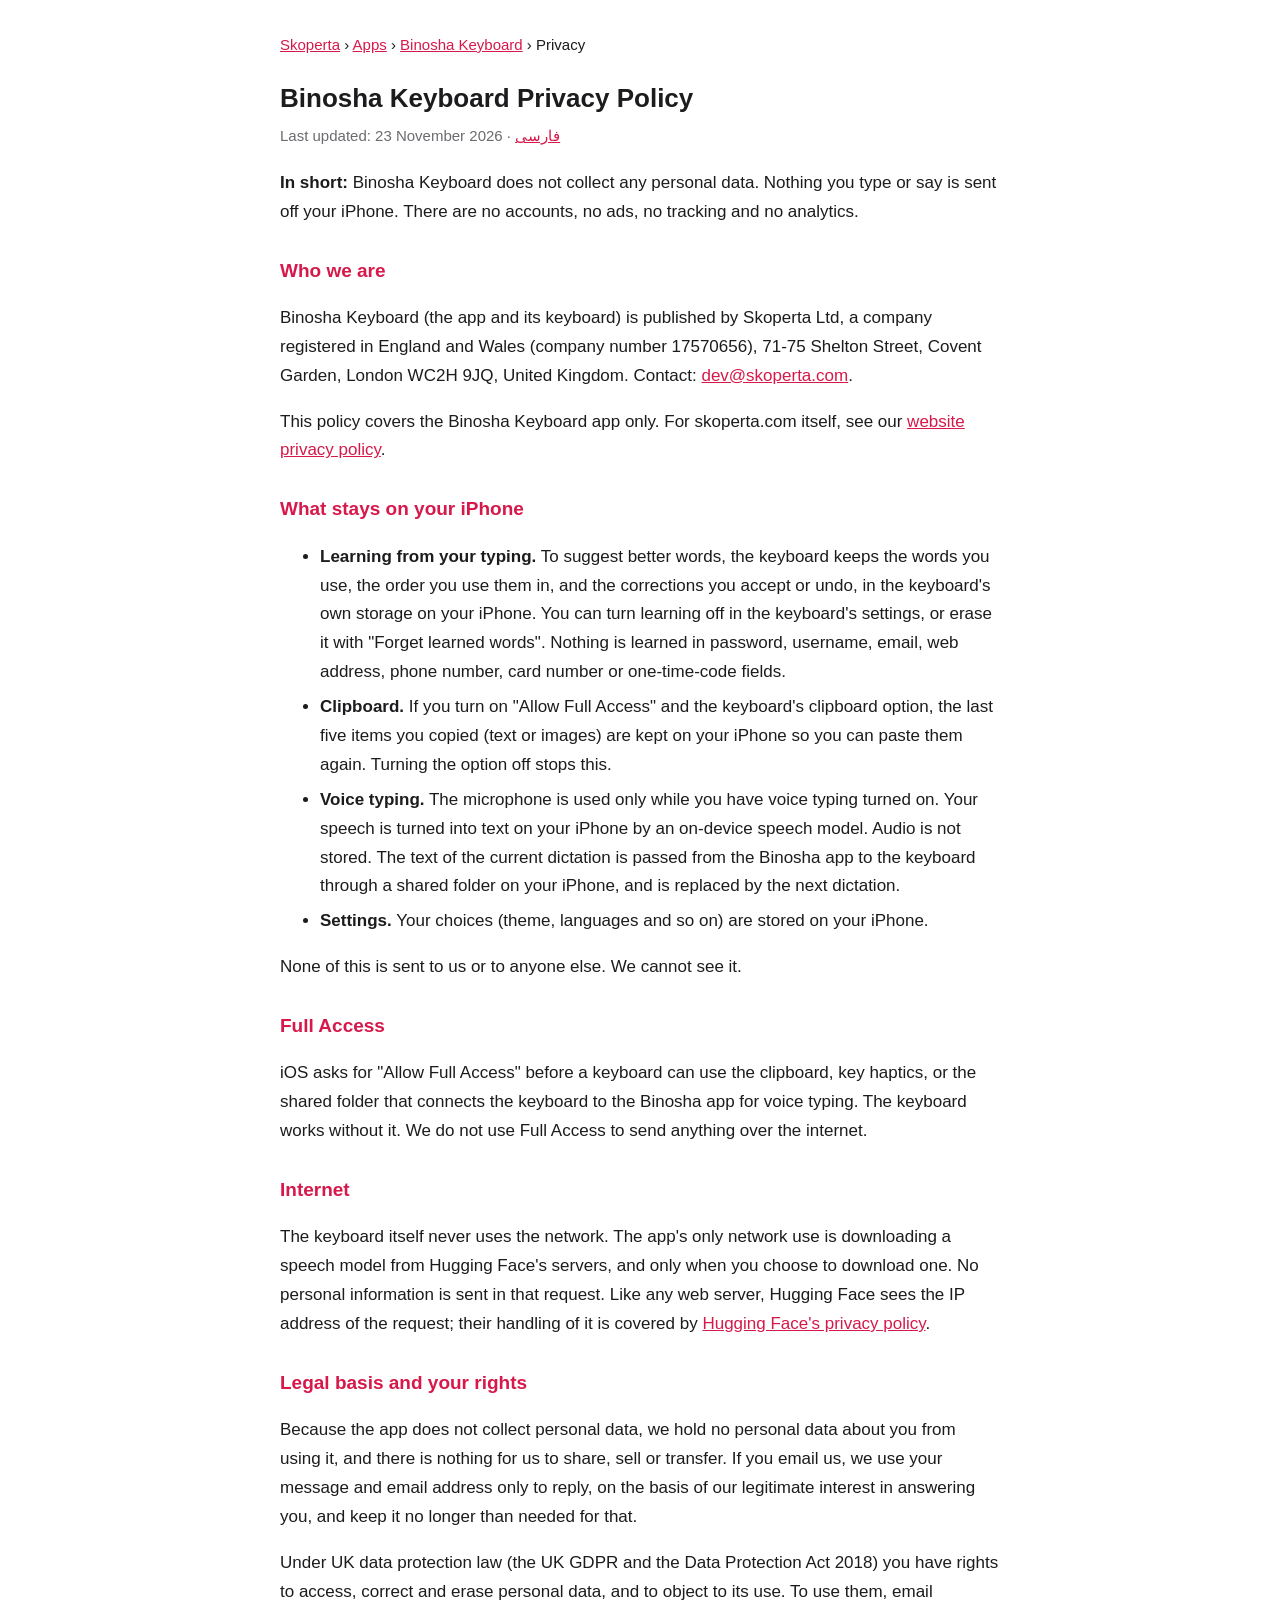
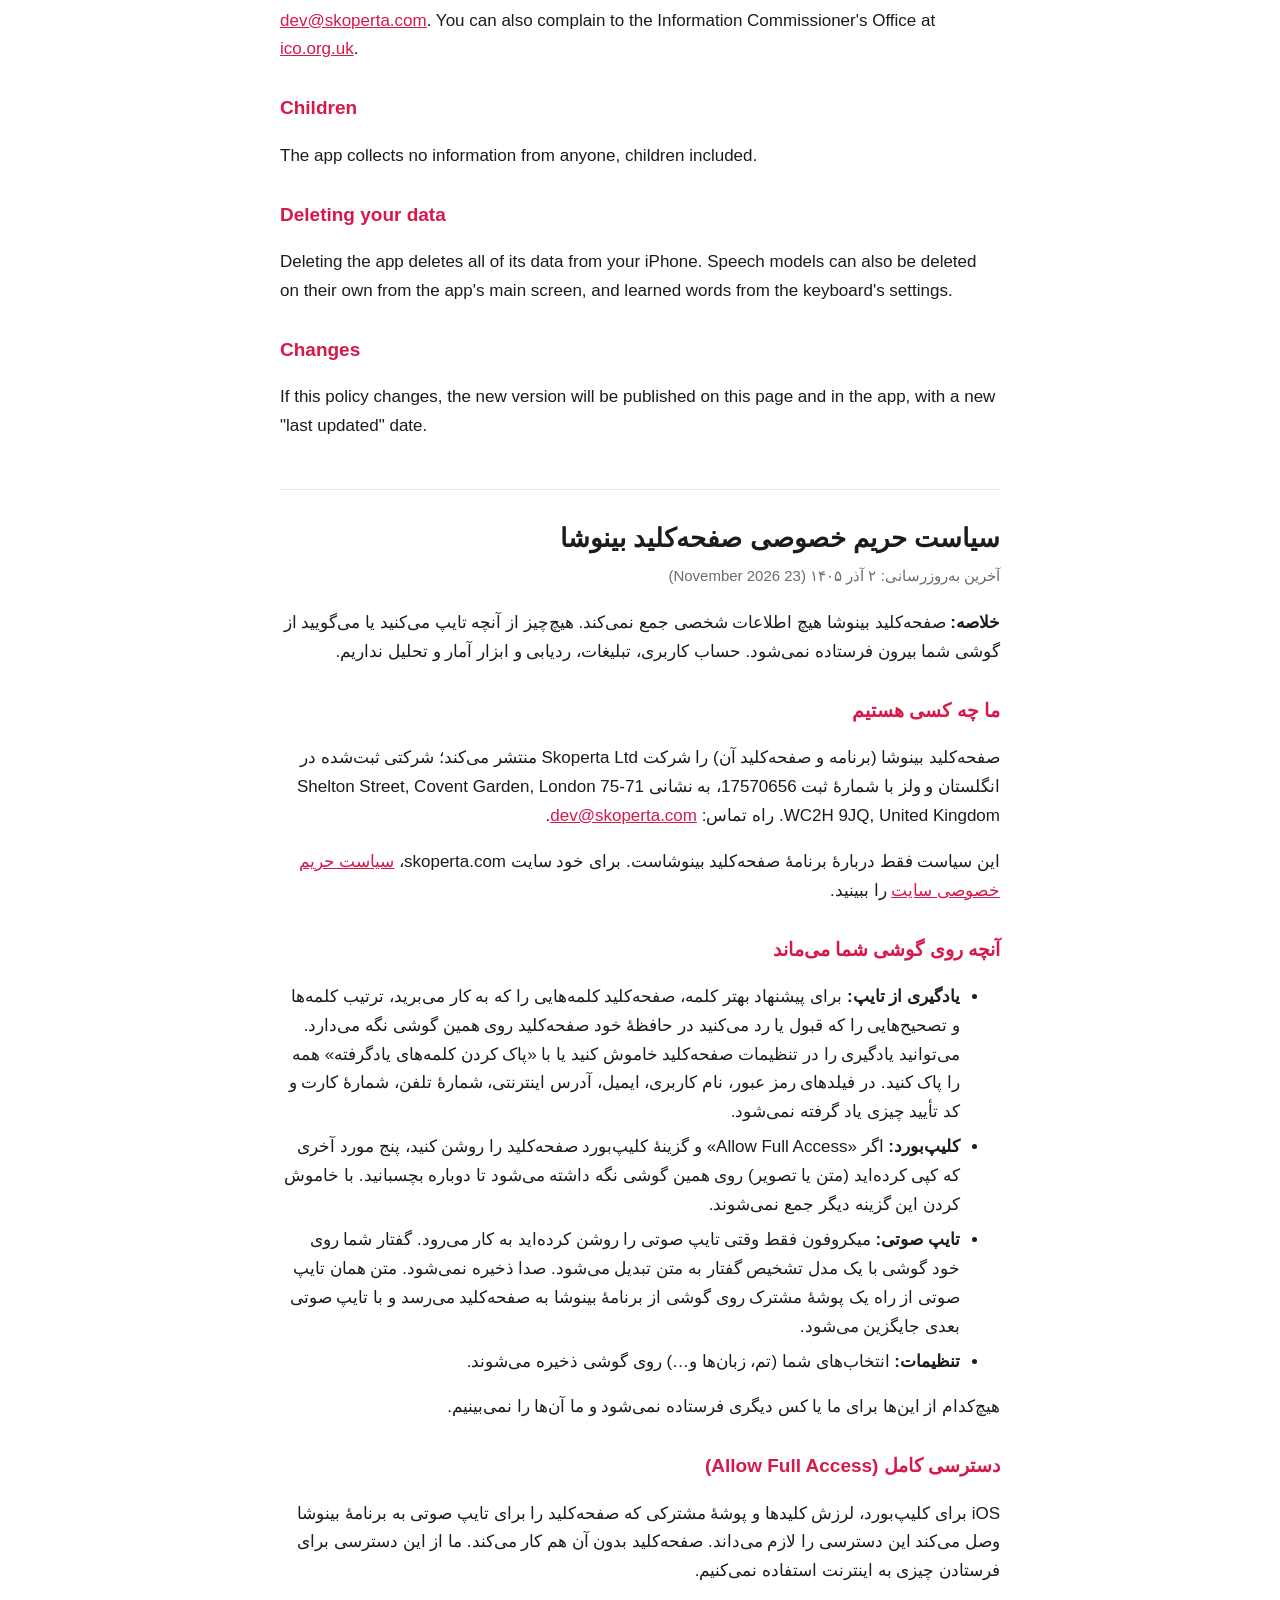
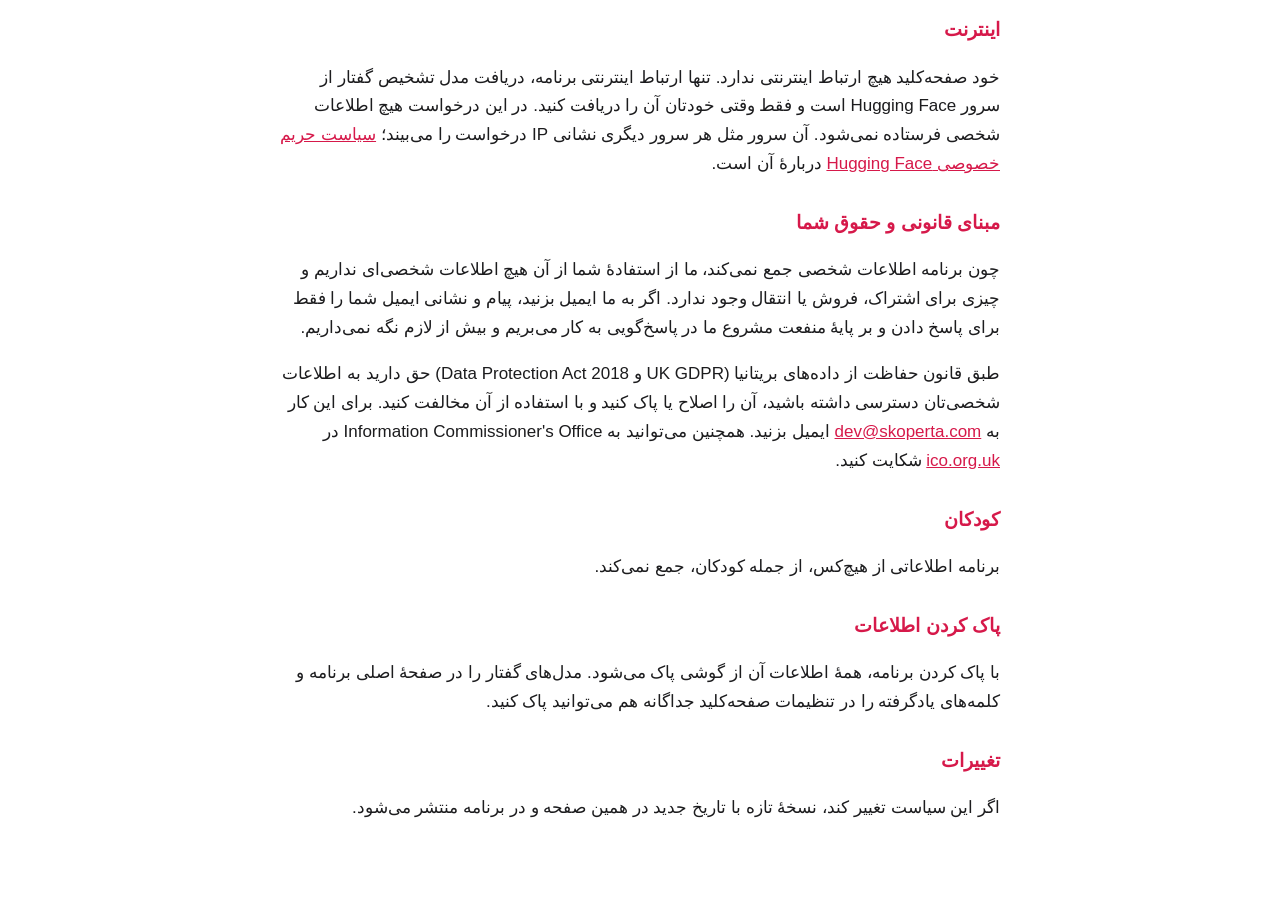
<file: skoperta.com-pages/apps/binosha-keyboard/privacy/index.html>
<!doctype html>
<html lang="en">
<head>
<meta charset="utf-8">
<meta name="viewport" content="width=device-width, initial-scale=1">
<title>Binosha Keyboard Privacy Policy · Skoperta</title>
<meta name="description" content="Privacy policy for the Binosha Keyboard iOS app by Skoperta Ltd.">
<style>
  :root { color-scheme: light dark; --text:#1c1c1e; --muted:#6b6b70; --bg:#ffffff; --rule:#e5e5ea; --accent:#d6194a; }
  @media (prefers-color-scheme: dark) { :root { --text:#f2f2f7; --muted:#a1a1a6; --bg:#111113; --rule:#2c2c2e; } }
  body { margin:0; background:var(--bg); color:var(--text); font:17px/1.7 -apple-system, BlinkMacSystemFont, "Segoe UI", "Vazirmatn", Tahoma, sans-serif; }
  main { max-width:720px; margin:0 auto; padding:32px 16px 64px; }
  nav { font-size:15px; margin-bottom:24px; }
  nav a, a { color:var(--accent); }
  h1 { font-size:26px; line-height:1.3; margin:0 0 8px; }
  h2 { font-size:19px; margin:28px 0 8px; color:var(--accent); }
  .meta { color:var(--muted); font-size:15px; margin:0 0 20px; }
  section + section { border-top:1px solid var(--rule); margin-top:48px; padding-top:32px; }
  li { margin:6px 0; }
  address { font-style:normal; }
</style>
</head>
<body>
<main>
<nav><a href="/">Skoperta</a> › <a href="/apps/">Apps</a> › <a href="/apps/binosha-keyboard/support/">Binosha Keyboard</a> › Privacy</nav>

<section lang="en" dir="ltr">
<h1>Binosha Keyboard Privacy Policy</h1>
<p class="meta">Last updated: 23 November 2026 · <a href="#fa">فارسی</a></p>

<p><strong>In short:</strong> Binosha Keyboard does not collect any personal data. Nothing you type or say is sent off your iPhone. There are no accounts, no ads, no tracking and no analytics.</p>

<h2>Who we are</h2>
<p>Binosha Keyboard (the app and its keyboard) is published by Skoperta Ltd, a company registered in England and Wales (company number 17570656), 71-75 Shelton Street, Covent Garden, London WC2H 9JQ, United Kingdom. Contact: <a href="mailto:dev@skoperta.com">dev@skoperta.com</a>.</p>
<p>This policy covers the Binosha Keyboard app only. For skoperta.com itself, see our <a href="/privacy">website privacy policy</a>.</p>

<h2>What stays on your iPhone</h2>
<ul>
<li><strong>Learning from your typing.</strong> To suggest better words, the keyboard keeps the words you use, the order you use them in, and the corrections you accept or undo, in the keyboard's own storage on your iPhone. You can turn learning off in the keyboard's settings, or erase it with "Forget learned words". Nothing is learned in password, username, email, web address, phone number, card number or one-time-code fields.</li>
<li><strong>Clipboard.</strong> If you turn on "Allow Full Access" and the keyboard's clipboard option, the last five items you copied (text or images) are kept on your iPhone so you can paste them again. Turning the option off stops this.</li>
<li><strong>Voice typing.</strong> The microphone is used only while you have voice typing turned on. Your speech is turned into text on your iPhone by an on-device speech model. Audio is not stored. The text of the current dictation is passed from the Binosha app to the keyboard through a shared folder on your iPhone, and is replaced by the next dictation.</li>
<li><strong>Settings.</strong> Your choices (theme, languages and so on) are stored on your iPhone.</li>
</ul>
<p>None of this is sent to us or to anyone else. We cannot see it.</p>

<h2>Full Access</h2>
<p>iOS asks for "Allow Full Access" before a keyboard can use the clipboard, key haptics, or the shared folder that connects the keyboard to the Binosha app for voice typing. The keyboard works without it. We do not use Full Access to send anything over the internet.</p>

<h2>Internet</h2>
<p>The keyboard itself never uses the network. The app's only network use is downloading a speech model from Hugging Face's servers, and only when you choose to download one. No personal information is sent in that request. Like any web server, Hugging Face sees the IP address of the request; their handling of it is covered by <a href="https://huggingface.co/privacy">Hugging Face's privacy policy</a>.</p>

<h2>Legal basis and your rights</h2>
<p>Because the app does not collect personal data, we hold no personal data about you from using it, and there is nothing for us to share, sell or transfer. If you email us, we use your message and email address only to reply, on the basis of our legitimate interest in answering you, and keep it no longer than needed for that.</p>
<p>Under UK data protection law (the UK GDPR and the Data Protection Act 2018) you have rights to access, correct and erase personal data, and to object to its use. To use them, email <a href="mailto:dev@skoperta.com">dev@skoperta.com</a>. You can also complain to the Information Commissioner's Office at <a href="https://ico.org.uk/make-a-complaint/">ico.org.uk</a>.</p>

<h2>Children</h2>
<p>The app collects no information from anyone, children included.</p>

<h2>Deleting your data</h2>
<p>Deleting the app deletes all of its data from your iPhone. Speech models can also be deleted on their own from the app's main screen, and learned words from the keyboard's settings.</p>

<h2>Changes</h2>
<p>If this policy changes, the new version will be published on this page and in the app, with a new "last updated" date.</p>
</section>

<section id="fa" lang="fa" dir="rtl">
<h1>سیاست حریم خصوصی صفحه‌کلید بینوشا</h1>
<p class="meta">آخرین به‌روزرسانی: ۲ آذر ۱۴۰۵ (23 November 2026)</p>

<p><strong>خلاصه:</strong> صفحه‌کلید بینوشا هیچ اطلاعات شخصی جمع نمی‌کند. هیچ‌چیز از آنچه تایپ می‌کنید یا می‌گویید از گوشی شما بیرون فرستاده نمی‌شود. حساب کاربری، تبلیغات، ردیابی و ابزار آمار و تحلیل نداریم.</p>

<h2>ما چه کسی هستیم</h2>
<p>صفحه‌کلید بینوشا (برنامه و صفحه‌کلید آن) را شرکت Skoperta Ltd منتشر می‌کند؛ شرکتی ثبت‌شده در انگلستان و ولز با شمارهٔ ثبت 17570656، به نشانی 71-75 Shelton Street, Covent Garden, London WC2H 9JQ, United Kingdom. راه تماس: <a href="mailto:dev@skoperta.com">dev@skoperta.com</a>.</p>
<p>این سیاست فقط دربارهٔ برنامهٔ صفحه‌کلید بینوشاست. برای خود سایت skoperta.com، <a href="/privacy">سیاست حریم خصوصی سایت</a> را ببینید.</p>

<h2>آنچه روی گوشی شما می‌ماند</h2>
<ul>
<li><strong>یادگیری از تایپ:</strong> برای پیشنهاد بهتر کلمه، صفحه‌کلید کلمه‌هایی را که به کار می‌برید، ترتیب کلمه‌ها و تصحیح‌هایی را که قبول یا رد می‌کنید در حافظهٔ خود صفحه‌کلید روی همین گوشی نگه می‌دارد. می‌توانید یادگیری را در تنظیمات صفحه‌کلید خاموش کنید یا با «پاک کردن کلمه‌های یادگرفته» همه را پاک کنید. در فیلدهای رمز عبور، نام کاربری، ایمیل، آدرس اینترنتی، شمارهٔ تلفن، شمارهٔ کارت و کد تأیید چیزی یاد گرفته نمی‌شود.</li>
<li><strong>کلیپ‌بورد:</strong> اگر «Allow Full Access» و گزینهٔ کلیپ‌بورد صفحه‌کلید را روشن کنید، پنج مورد آخری که کپی کرده‌اید (متن یا تصویر) روی همین گوشی نگه داشته می‌شود تا دوباره بچسبانید. با خاموش کردن این گزینه دیگر جمع نمی‌شوند.</li>
<li><strong>تایپ صوتی:</strong> میکروفون فقط وقتی تایپ صوتی را روشن کرده‌اید به کار می‌رود. گفتار شما روی خود گوشی با یک مدل تشخیص گفتار به متن تبدیل می‌شود. صدا ذخیره نمی‌شود. متن همان تایپ صوتی از راه یک پوشهٔ مشترک روی گوشی از برنامهٔ بینوشا به صفحه‌کلید می‌رسد و با تایپ صوتی بعدی جایگزین می‌شود.</li>
<li><strong>تنظیمات:</strong> انتخاب‌های شما (تم، زبان‌ها و…) روی گوشی ذخیره می‌شوند.</li>
</ul>
<p>هیچ‌کدام از این‌ها برای ما یا کس دیگری فرستاده نمی‌شود و ما آن‌ها را نمی‌بینیم.</p>

<h2>دسترسی کامل (Allow Full Access)</h2>
<p>iOS برای کلیپ‌بورد، لرزش کلیدها و پوشهٔ مشترکی که صفحه‌کلید را برای تایپ صوتی به برنامهٔ بینوشا وصل می‌کند این دسترسی را لازم می‌داند. صفحه‌کلید بدون آن هم کار می‌کند. ما از این دسترسی برای فرستادن چیزی به اینترنت استفاده نمی‌کنیم.</p>

<h2>اینترنت</h2>
<p>خود صفحه‌کلید هیچ ارتباط اینترنتی ندارد. تنها ارتباط اینترنتی برنامه، دریافت مدل تشخیص گفتار از سرور Hugging Face است و فقط وقتی خودتان آن را دریافت کنید. در این درخواست هیچ اطلاعات شخصی فرستاده نمی‌شود. آن سرور مثل هر سرور دیگری نشانی IP درخواست را می‌بیند؛ <a href="https://huggingface.co/privacy">سیاست حریم خصوصی Hugging Face</a> دربارهٔ آن است.</p>

<h2>مبنای قانونی و حقوق شما</h2>
<p>چون برنامه اطلاعات شخصی جمع نمی‌کند، ما از استفادهٔ شما از آن هیچ اطلاعات شخصی‌ای نداریم و چیزی برای اشتراک، فروش یا انتقال وجود ندارد. اگر به ما ایمیل بزنید، پیام و نشانی ایمیل شما را فقط برای پاسخ دادن و بر پایهٔ منفعت مشروع ما در پاسخ‌گویی به کار می‌بریم و بیش از لازم نگه نمی‌داریم.</p>
<p>طبق قانون حفاظت از داده‌های بریتانیا (UK GDPR و Data Protection Act 2018) حق دارید به اطلاعات شخصی‌تان دسترسی داشته باشید، آن را اصلاح یا پاک کنید و با استفاده از آن مخالفت کنید. برای این کار به <a href="mailto:dev@skoperta.com">dev@skoperta.com</a> ایمیل بزنید. همچنین می‌توانید به Information Commissioner's Office در <a href="https://ico.org.uk/make-a-complaint/">ico.org.uk</a> شکایت کنید.</p>

<h2>کودکان</h2>
<p>برنامه اطلاعاتی از هیچ‌کس، از جمله کودکان، جمع نمی‌کند.</p>

<h2>پاک کردن اطلاعات</h2>
<p>با پاک کردن برنامه، همهٔ اطلاعات آن از گوشی پاک می‌شود. مدل‌های گفتار را در صفحهٔ اصلی برنامه و کلمه‌های یادگرفته را در تنظیمات صفحه‌کلید جداگانه هم می‌توانید پاک کنید.</p>

<h2>تغییرات</h2>
<p>اگر این سیاست تغییر کند، نسخهٔ تازه با تاریخ جدید در همین صفحه و در برنامه منتشر می‌شود.</p>
</section>
</main>
</body>
</html>
</file>
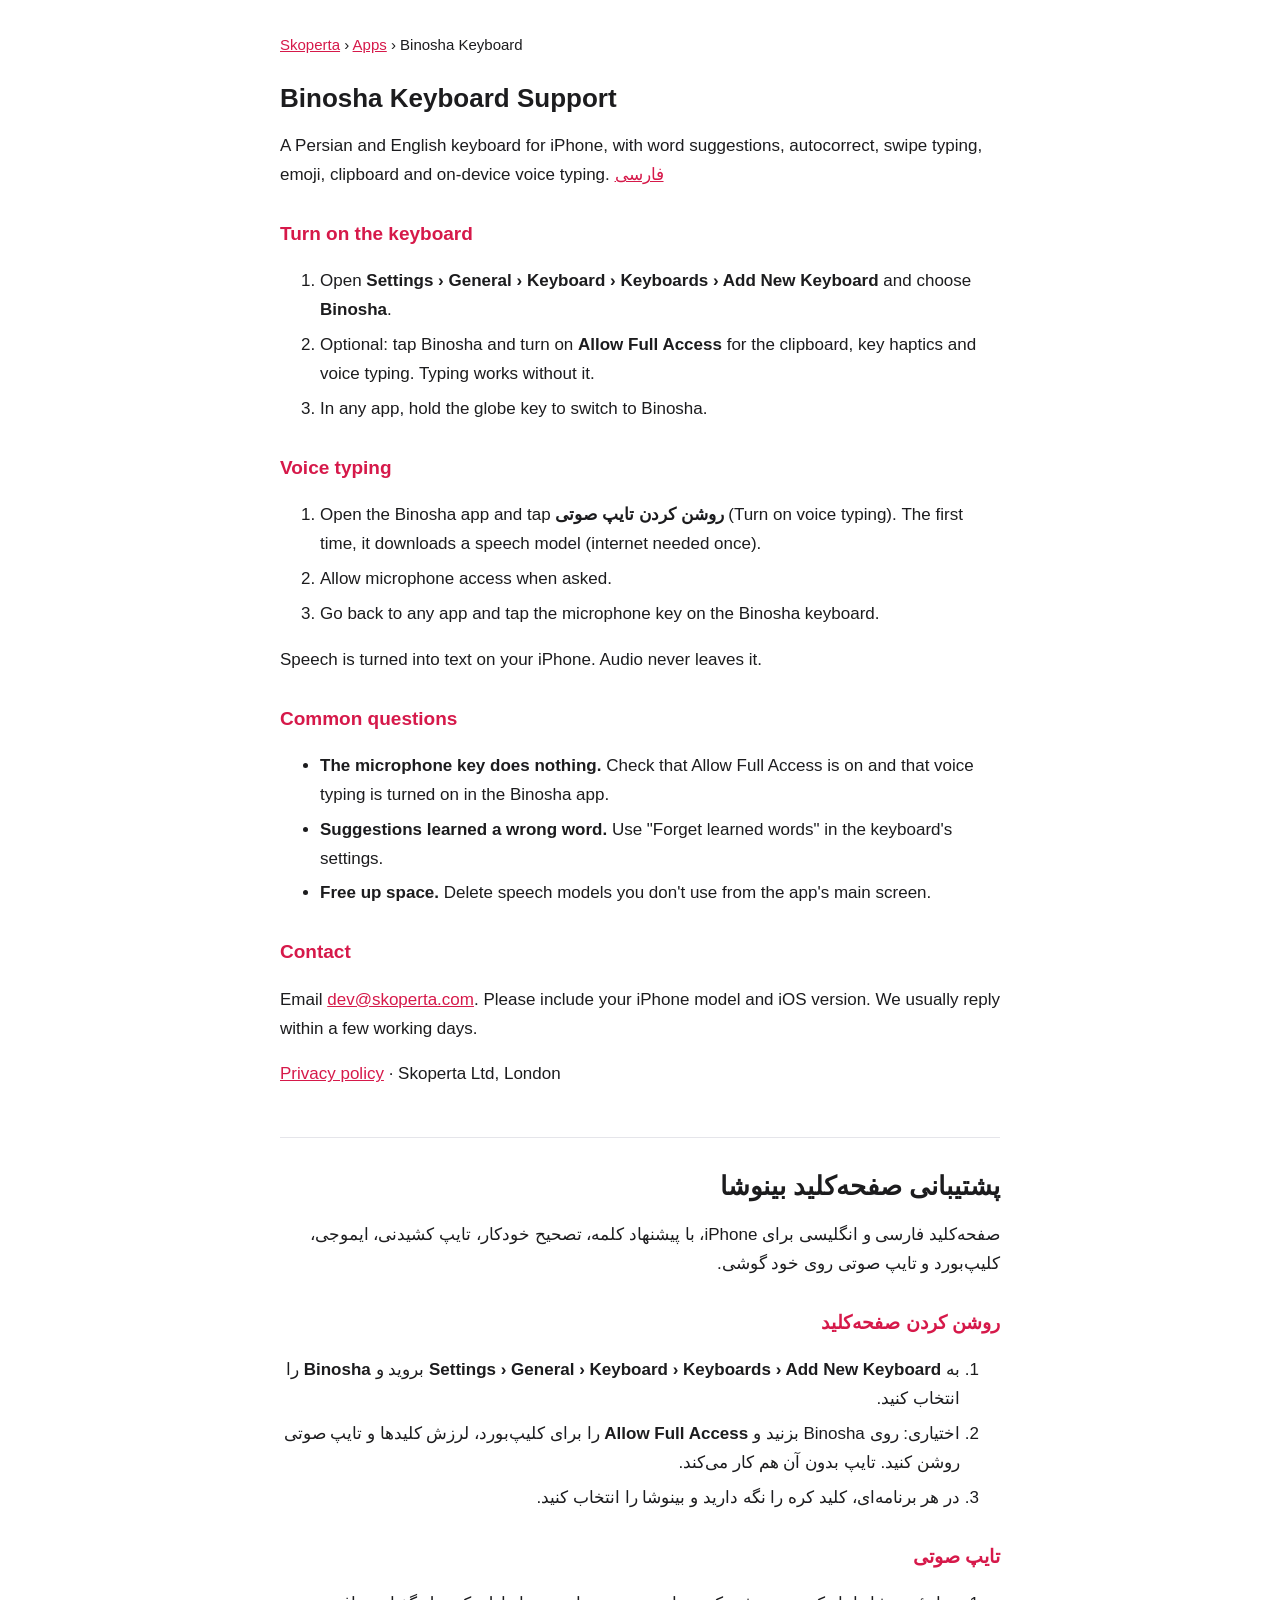
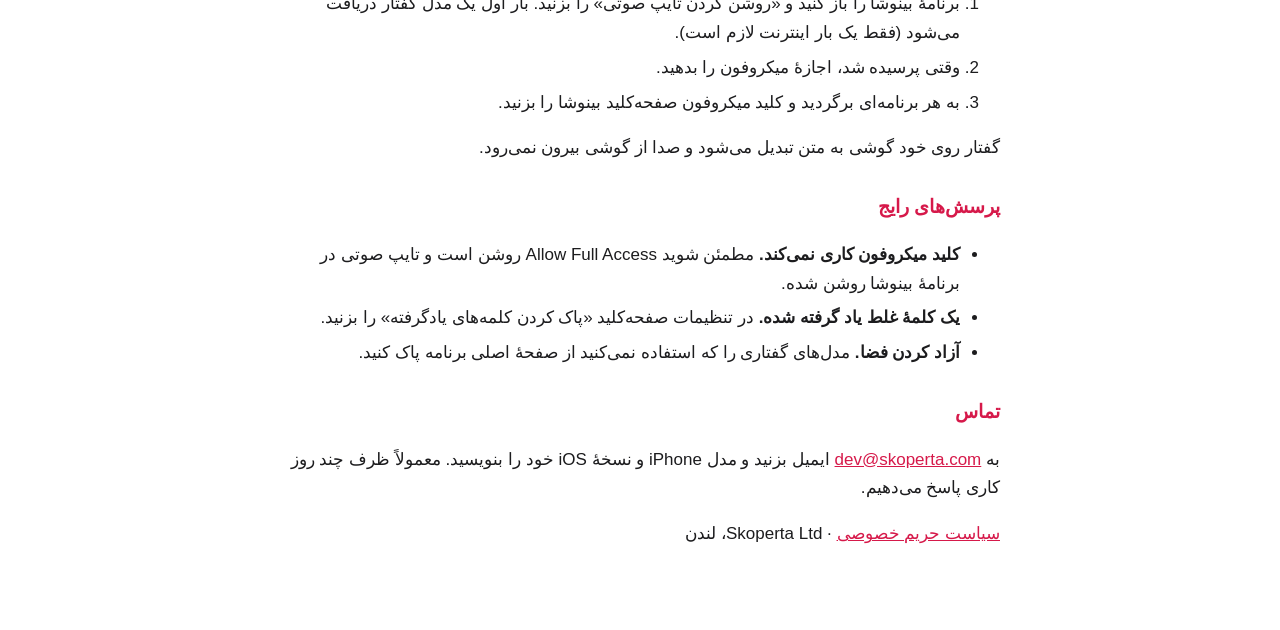
<file: skoperta.com-pages/apps/binosha-keyboard/support/index.html>
<!doctype html>
<html lang="en">
<head>
<meta charset="utf-8">
<meta name="viewport" content="width=device-width, initial-scale=1">
<title>Binosha Keyboard Support · Skoperta</title>
<meta name="description" content="Help and contact for the Binosha Keyboard iOS app by Skoperta Ltd.">
<style>
  :root { color-scheme: light dark; --text:#1c1c1e; --muted:#6b6b70; --bg:#ffffff; --rule:#e5e5ea; --accent:#d6194a; }
  @media (prefers-color-scheme: dark) { :root { --text:#f2f2f7; --muted:#a1a1a6; --bg:#111113; --rule:#2c2c2e; } }
  body { margin:0; background:var(--bg); color:var(--text); font:17px/1.7 -apple-system, BlinkMacSystemFont, "Segoe UI", "Vazirmatn", Tahoma, sans-serif; }
  main { max-width:720px; margin:0 auto; padding:32px 16px 64px; }
  nav { font-size:15px; margin-bottom:24px; }
  a { color:var(--accent); }
  h1 { font-size:26px; line-height:1.3; margin:0 0 8px; }
  h2 { font-size:19px; margin:28px 0 8px; color:var(--accent); }
  section + section { border-top:1px solid var(--rule); margin-top:48px; padding-top:32px; }
  li { margin:6px 0; }
</style>
</head>
<body>
<main>
<nav><a href="/">Skoperta</a> › <a href="/apps/">Apps</a> › Binosha Keyboard</nav>

<section lang="en" dir="ltr">
<h1>Binosha Keyboard Support</h1>
<p>A Persian and English keyboard for iPhone, with word suggestions, autocorrect, swipe typing, emoji, clipboard and on-device voice typing. <a href="#fa">فارسی</a></p>

<h2>Turn on the keyboard</h2>
<ol>
<li>Open <strong>Settings › General › Keyboard › Keyboards › Add New Keyboard</strong> and choose <strong>Binosha</strong>.</li>
<li>Optional: tap Binosha and turn on <strong>Allow Full Access</strong> for the clipboard, key haptics and voice typing. Typing works without it.</li>
<li>In any app, hold the globe key to switch to Binosha.</li>
</ol>

<h2>Voice typing</h2>
<ol>
<li>Open the Binosha app and tap <strong>روشن کردن تایپ صوتی</strong> (Turn on voice typing). The first time, it downloads a speech model (internet needed once).</li>
<li>Allow microphone access when asked.</li>
<li>Go back to any app and tap the microphone key on the Binosha keyboard.</li>
</ol>
<p>Speech is turned into text on your iPhone. Audio never leaves it.</p>

<h2>Common questions</h2>
<ul>
<li><strong>The microphone key does nothing.</strong> Check that Allow Full Access is on and that voice typing is turned on in the Binosha app.</li>
<li><strong>Suggestions learned a wrong word.</strong> Use "Forget learned words" in the keyboard's settings.</li>
<li><strong>Free up space.</strong> Delete speech models you don't use from the app's main screen.</li>
</ul>

<h2>Contact</h2>
<p>Email <a href="mailto:dev@skoperta.com">dev@skoperta.com</a>. Please include your iPhone model and iOS version. We usually reply within a few working days.</p>
<p><a href="/apps/binosha-keyboard/privacy/">Privacy policy</a> · Skoperta Ltd, London</p>
</section>

<section id="fa" lang="fa" dir="rtl">
<h1>پشتیبانی صفحه‌کلید بینوشا</h1>
<p>صفحه‌کلید فارسی و انگلیسی برای iPhone، با پیشنهاد کلمه، تصحیح خودکار، تایپ کشیدنی، ایموجی، کلیپ‌بورد و تایپ صوتی روی خود گوشی.</p>

<h2>روشن کردن صفحه‌کلید</h2>
<ol>
<li>به <strong>Settings › General › Keyboard › Keyboards › Add New Keyboard</strong> بروید و <strong>Binosha</strong> را انتخاب کنید.</li>
<li>اختیاری: روی Binosha بزنید و <strong>Allow Full Access</strong> را برای کلیپ‌بورد، لرزش کلیدها و تایپ صوتی روشن کنید. تایپ بدون آن هم کار می‌کند.</li>
<li>در هر برنامه‌ای، کلید کره را نگه دارید و بینوشا را انتخاب کنید.</li>
</ol>

<h2>تایپ صوتی</h2>
<ol>
<li>برنامهٔ بینوشا را باز کنید و «روشن کردن تایپ صوتی» را بزنید. بار اول یک مدل گفتار دریافت می‌شود (فقط یک بار اینترنت لازم است).</li>
<li>وقتی پرسیده شد، اجازهٔ میکروفون را بدهید.</li>
<li>به هر برنامه‌ای برگردید و کلید میکروفون صفحه‌کلید بینوشا را بزنید.</li>
</ol>
<p>گفتار روی خود گوشی به متن تبدیل می‌شود و صدا از گوشی بیرون نمی‌رود.</p>

<h2>پرسش‌های رایج</h2>
<ul>
<li><strong>کلید میکروفون کاری نمی‌کند.</strong> مطمئن شوید Allow Full Access روشن است و تایپ صوتی در برنامهٔ بینوشا روشن شده.</li>
<li><strong>یک کلمهٔ غلط یاد گرفته شده.</strong> در تنظیمات صفحه‌کلید «پاک کردن کلمه‌های یادگرفته» را بزنید.</li>
<li><strong>آزاد کردن فضا.</strong> مدل‌های گفتاری را که استفاده نمی‌کنید از صفحهٔ اصلی برنامه پاک کنید.</li>
</ul>

<h2>تماس</h2>
<p>به <a href="mailto:dev@skoperta.com">dev@skoperta.com</a> ایمیل بزنید و مدل iPhone و نسخهٔ iOS خود را بنویسید. معمولاً ظرف چند روز کاری پاسخ می‌دهیم.</p>
<p><a href="/apps/binosha-keyboard/privacy/">سیاست حریم خصوصی</a> · Skoperta Ltd، لندن</p>
</section>
</main>
</body>
</html>
</file>
<file: assets/css/style.css>
/* Skoperta website styles
   1. Tokens: colours, type, spacing. Change the look here, not in page markup.
   2. Base: resets and typography.
   3. Components: header, sections, grids, footer.
   Every page links this one file. Add new components at the end. */

/* 0. Fonts (self-hosted, no third-party requests) */
/* Vazirmatn (formerly Vazir) for Persian, variable weight 100-900. SIL OFL, see /assets/fonts/vazirmatn-OFL.txt */
@font-face {
  font-family: "Vazirmatn";
  src: url("/assets/fonts/vazirmatn.woff2") format("woff2");
  font-weight: 100 900;
  font-display: swap;
  unicode-range: U+0600-06FF, U+0750-077F, U+08A0-08FF, U+200C-200F, U+FB50-FDFF, U+FE70-FEFF;
}

/* 1. Tokens */
:root {
  --paper: #fbfaf7;
  --ink: #171f26;
  --muted: #5d6771;
  --line: #e4e1d9;
  --accent: #2e6b4e;
  --on-accent: #ffffff;

  --font-fa: "Vazirmatn", var(--font-sans);
  --font-sans: ui-sans-serif, system-ui, -apple-system, "Segoe UI", Roboto, "Helvetica Neue", Arial, sans-serif;

  --page-width: 68rem;
  --measure: 62ch;
  --gutter: clamp(1.25rem, 4vw, 2.5rem);
  --section-gap: clamp(3rem, 8vw, 5.5rem);
}

@media (prefers-color-scheme: dark) {
  :root {
    --paper: #10161b;
    --ink: #e8e5de;
    --muted: #a3abb3;
    --line: #28323b;
    --accent: #7fcba4;
    --on-accent: #10161b;
  }
}

/* 2. Base */
*, *::before, *::after { box-sizing: border-box; }

html { -webkit-text-size-adjust: 100%; }

body {
  margin: 0;
  background: var(--paper);
  color: var(--ink);
  font-family: var(--font-sans);
  font-size: 1.0625rem;
  line-height: 1.6;
  -webkit-font-smoothing: antialiased;
}

svg, img { display: block; max-width: 100%; }

a {
  color: inherit;
  text-decoration-thickness: 1px;
  text-underline-offset: 0.15em;
  text-decoration-color: color-mix(in srgb, currentColor 45%, transparent);
}
a:hover { text-decoration-color: currentColor; }

:focus-visible {
  outline: 2px solid var(--accent);
  outline-offset: 3px;
  border-radius: 2px;
}

h1, h2, h3 {
  margin: 0 0 0.6em;
  font-weight: 600;
  line-height: 1.15;
  letter-spacing: -0.015em;
  text-wrap: balance;
}
h1 { font-size: clamp(2rem, 1.2rem + 3.2vw, 3.25rem); }
h2 { font-size: clamp(1.4rem, 1.1rem + 1vw, 1.75rem); }
h3 { font-size: 1.15rem; }

p, li, dd { max-width: var(--measure); }
p { margin: 0 0 1em; }
ul, ol { padding-inline-start: 1.2rem; }
li { margin-block: 0.35em; }
address { font-style: normal; }

/* 3. Components */
.wrap {
  width: min(100% - 2 * var(--gutter), var(--page-width));
  margin-inline: auto;
}

.skip {
  position: absolute;
  left: -999px;
  top: 0;
  padding: 0.5rem 1rem;
  background: var(--accent);
  color: var(--on-accent);
}
.skip:focus { left: 1rem; top: 1rem; z-index: 10; }

.site-header { border-bottom: 1px solid var(--line); }

.bar {
  display: flex;
  flex-wrap: wrap;
  align-items: center;
  justify-content: space-between;
  gap: 0.75rem 1.5rem;
  padding-block: 1.1rem;
}

.brand {
  display: inline-flex;
  align-items: center;
  gap: 0.6rem;
  font-size: 1.15rem;
  font-weight: 700;
  letter-spacing: -0.01em;
  text-decoration: none;
}
.brand .mark { width: 1.5rem; height: 1.5rem; }

.site-nav { display: flex; flex-wrap: wrap; gap: 0.25rem clamp(1rem, 3vw, 1.75rem); font-size: 0.95rem; }
.site-nav a { color: var(--muted); text-decoration: none; }
.site-nav a:hover, .site-nav a[aria-current="page"] { color: var(--ink); }

.hero { padding-block: var(--section-gap); }

.lead {
  font-size: clamp(1.125rem, 1rem + 0.5vw, 1.35rem);
  color: var(--muted);
}

.eyebrow {
  margin: 0 0 1.25rem;
  font-size: 0.78rem;
  font-weight: 600;
  letter-spacing: 0.1em;
  text-transform: uppercase;
  color: var(--accent);
}

.section {
  padding-block: var(--section-gap);
  border-top: 1px solid var(--line);
}

.grid {
  display: grid;
  gap: clamp(1.5rem, 4vw, 3rem);
  grid-template-columns: repeat(auto-fit, minmax(15rem, 1fr));
}
.grid h3 {
  padding-top: 0.75rem;
  border-top: 2px solid var(--ink);
}
.grid p { margin-bottom: 0; }

.principles {
  display: grid;
  gap: 1.75rem 3rem;
  margin: 0;
}
@media (min-width: 48rem) {
  .principles { grid-template-columns: 1fr 1fr; }
}
.principles dt { font-weight: 600; }
.principles dd { margin: 0.25rem 0 0; color: var(--muted); }

.cta-row {
  display: flex;
  flex-wrap: wrap;
  gap: 0.75rem;
  margin: 1.75rem 0 2rem;
  max-width: none;
}
.button {
  display: inline-block;
  padding: 0.7rem 1.25rem;
  border: 1px solid var(--accent);
  border-radius: 6px;
  background: var(--accent);
  color: var(--on-accent);
  font-weight: 600;
  text-decoration: none;
}
.button:hover { filter: brightness(1.08); }
.button.secondary {
  background: transparent;
  border-color: var(--line);
  color: var(--ink);
}
.button.secondary:hover { border-color: var(--ink); filter: none; }

.stat {
  display: grid;
  gap: 0.5rem 2.5rem;
  align-items: baseline;
  margin-bottom: 2rem;
}
@media (min-width: 48rem) {
  .stat { grid-template-columns: auto 1fr; }
}
.stat-number {
  margin: 0;
  font-size: clamp(2.75rem, 2rem + 3vw, 4.5rem);
  font-weight: 700;
  line-height: 1;
  letter-spacing: -0.03em;
  color: var(--accent);
}
.stat-caption { margin: 0; color: var(--muted); max-width: 44ch; }
.why-text { font-size: 1.1rem; }

.contact-heading { font-size: clamp(1.4rem, 1.1rem + 1vw, 1.75rem); }
.contact-line {
  margin-top: 1.5rem;
  font-size: clamp(1.25rem, 1rem + 1vw, 1.75rem);
  font-weight: 600;
}
.contact-line a { text-decoration-thickness: 2px; }

.note { color: var(--muted); font-size: 0.95rem; }

.prose { padding-block: var(--section-gap); }
.prose h2 { margin-top: 2.5rem; }
.prose h2:first-child { margin-top: 0; }

.site-footer {
  padding-block: 2.5rem;
  border-top: 1px solid var(--line);
  font-size: 0.875rem;
  color: var(--muted);
}
.site-footer p { max-width: none; }
.site-footer p:last-child { margin-bottom: 0; }

/* App pages: breadcrumb, app list, bilingual (English + Persian) sections */
.crumbs { margin: 0 0 2rem; font-size: 0.9rem; color: var(--muted); }
.crumbs a { color: inherit; text-decoration: none; }
.crumbs a:hover { color: var(--ink); text-decoration: underline; }

.app-links { margin-top: 0.75rem; font-weight: 600; }

.translation {
  margin-top: var(--section-gap);
  padding-top: var(--section-gap);
  border-top: 1px solid var(--line);
}

:lang(fa) { font-family: var(--font-fa); }
/* Letter-spacing breaks joined Persian letters */
:lang(fa) h1, :lang(fa) h2, :lang(fa) h3, :lang(fa) .eyebrow { letter-spacing: normal; }

/* Tables in app pages */
.prose h3 { margin-top: 1.75rem; }
.table {
  border-collapse: collapse;
  margin: 0 0 1.25rem;
  font-variant-numeric: tabular-nums;
}
.table caption { text-align: start; font-size: 0.9rem; color: var(--muted); padding-bottom: 0.4rem; }
.table th, .table td {
  padding: 0.45rem 1.5rem 0.45rem 0;
  border-bottom: 1px solid var(--line);
  text-align: start;
}
.table th { font-weight: 600; }

@media print {
  .site-nav, .skip { display: none; }
  body { font-size: 11pt; }
}

/* App product pages (/apps/<slug>/): hero with icon and screenshot, feature rows */
.app-hero {
  display: grid;
  gap: 2.5rem clamp(2rem, 6vw, 5rem);
  align-items: center;
  padding-block: var(--section-gap);
}
@media (min-width: 48rem) {
  .app-hero { grid-template-columns: 1fr minmax(14rem, 19rem); }
}
.app-icon {
  width: 5.5rem;
  height: 5.5rem;
  margin-bottom: 1.25rem;
  border-radius: 22.5%;
  box-shadow: 0 0 0 1px var(--line);
}

.app-title {
  display: flex;
  align-items: center;
  gap: 0.875rem;
}
.app-title .app-icon {
  width: 3rem;
  height: 3rem;
  margin: 0;
}

.shot { margin: 0; max-width: 19rem; }
.shot img {
  width: 100%;
  height: auto;
  border-radius: 2rem;
  border: 1px solid var(--line);
  box-shadow: 0 1.5rem 3rem -1.5rem color-mix(in srgb, var(--ink) 35%, transparent);
}

.feature {
  display: grid;
  gap: 1.5rem clamp(2rem, 6vw, 5rem);
  align-items: center;
  margin-bottom: clamp(3rem, 7vw, 4.5rem);
}
.feature:last-child { margin-bottom: 0; }
.feature .shot { max-width: 16rem; }
@media (min-width: 48rem) {
  .feature { grid-template-columns: minmax(12rem, 16rem) 1fr; }
  .feature:nth-child(even of .feature) { grid-template-columns: 1fr minmax(12rem, 16rem); }
  .feature:nth-child(even of .feature) .shot { order: 2; }
}
.feature h3 { font-size: clamp(1.4rem, 1.1rem + 1vw, 1.75rem); }

.store-button { display: inline-flex; align-items: center; gap: 0.5rem; }
.store-button svg { width: 1.1em; height: 1.1em; }

/* App page without a hero screenshot: let the text use the full width */
.app-hero > :only-child { grid-column: 1 / -1; max-width: 46rem; }
</file>
